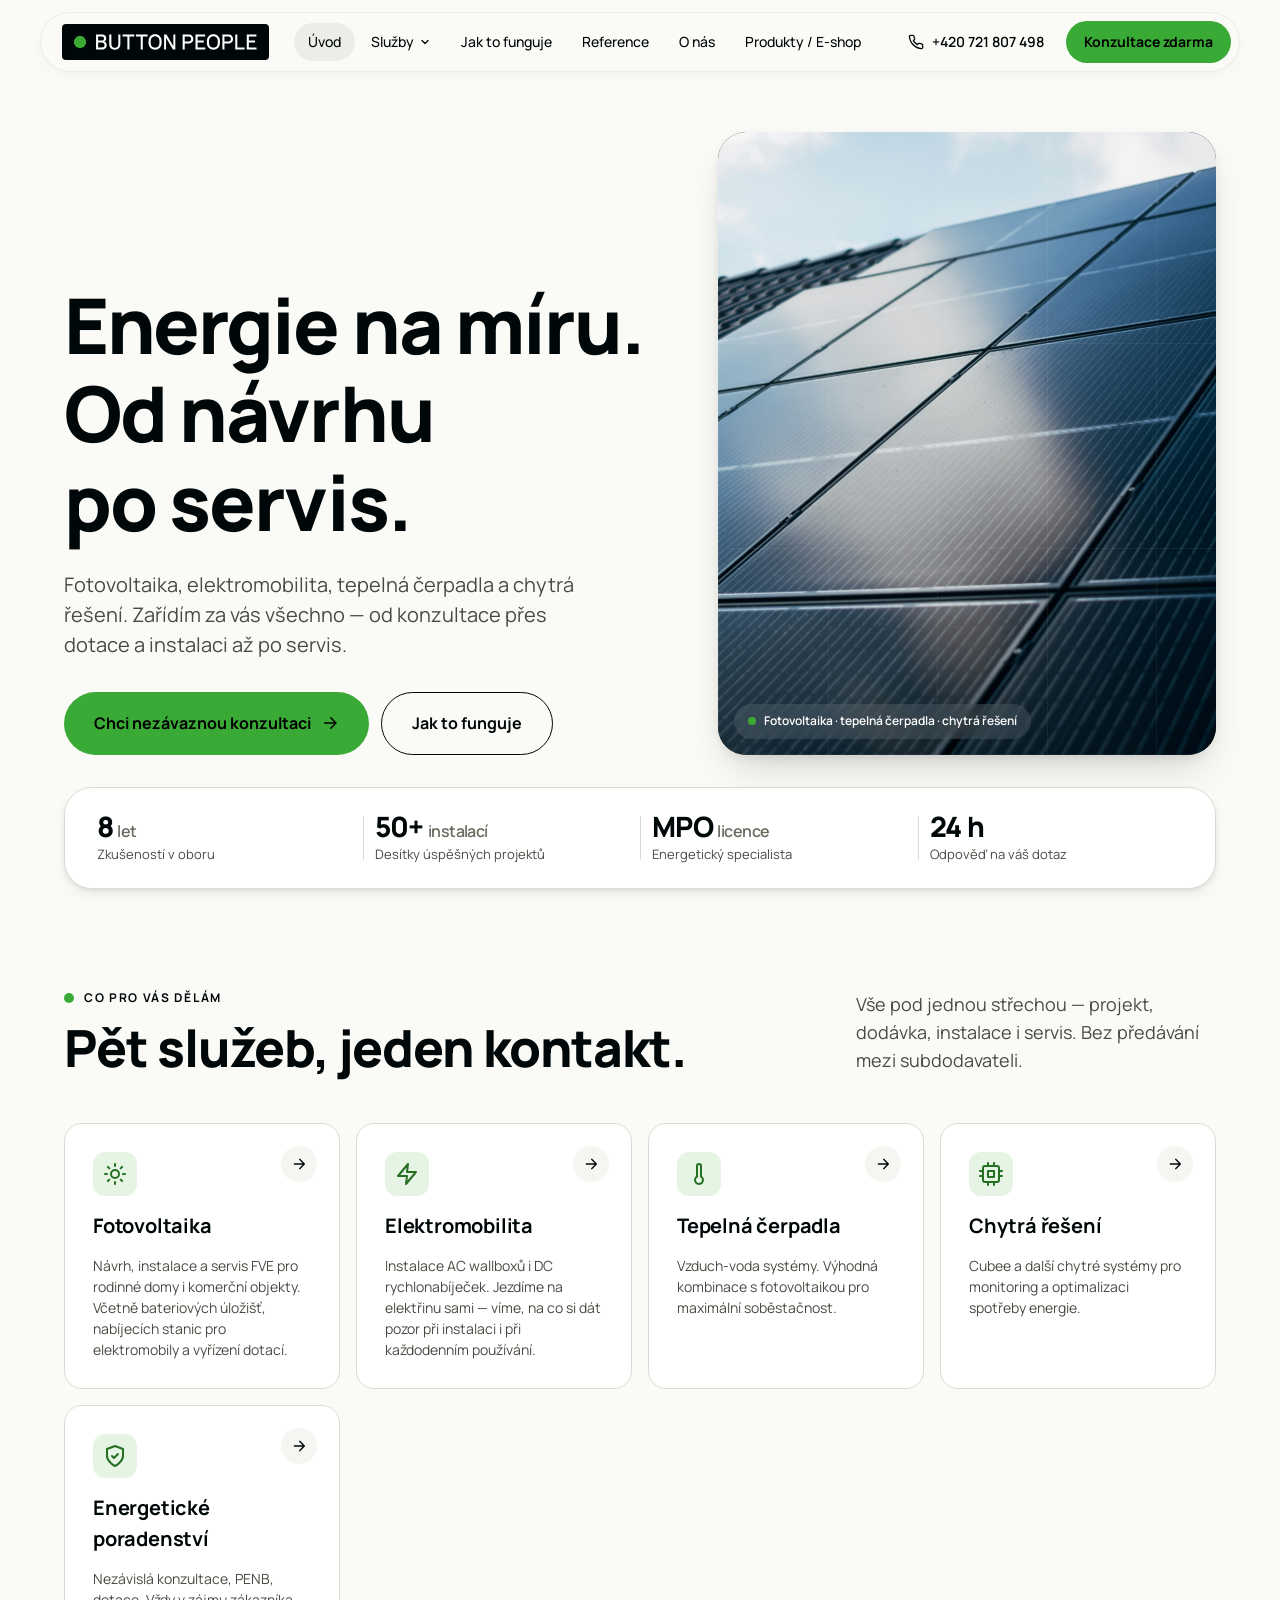
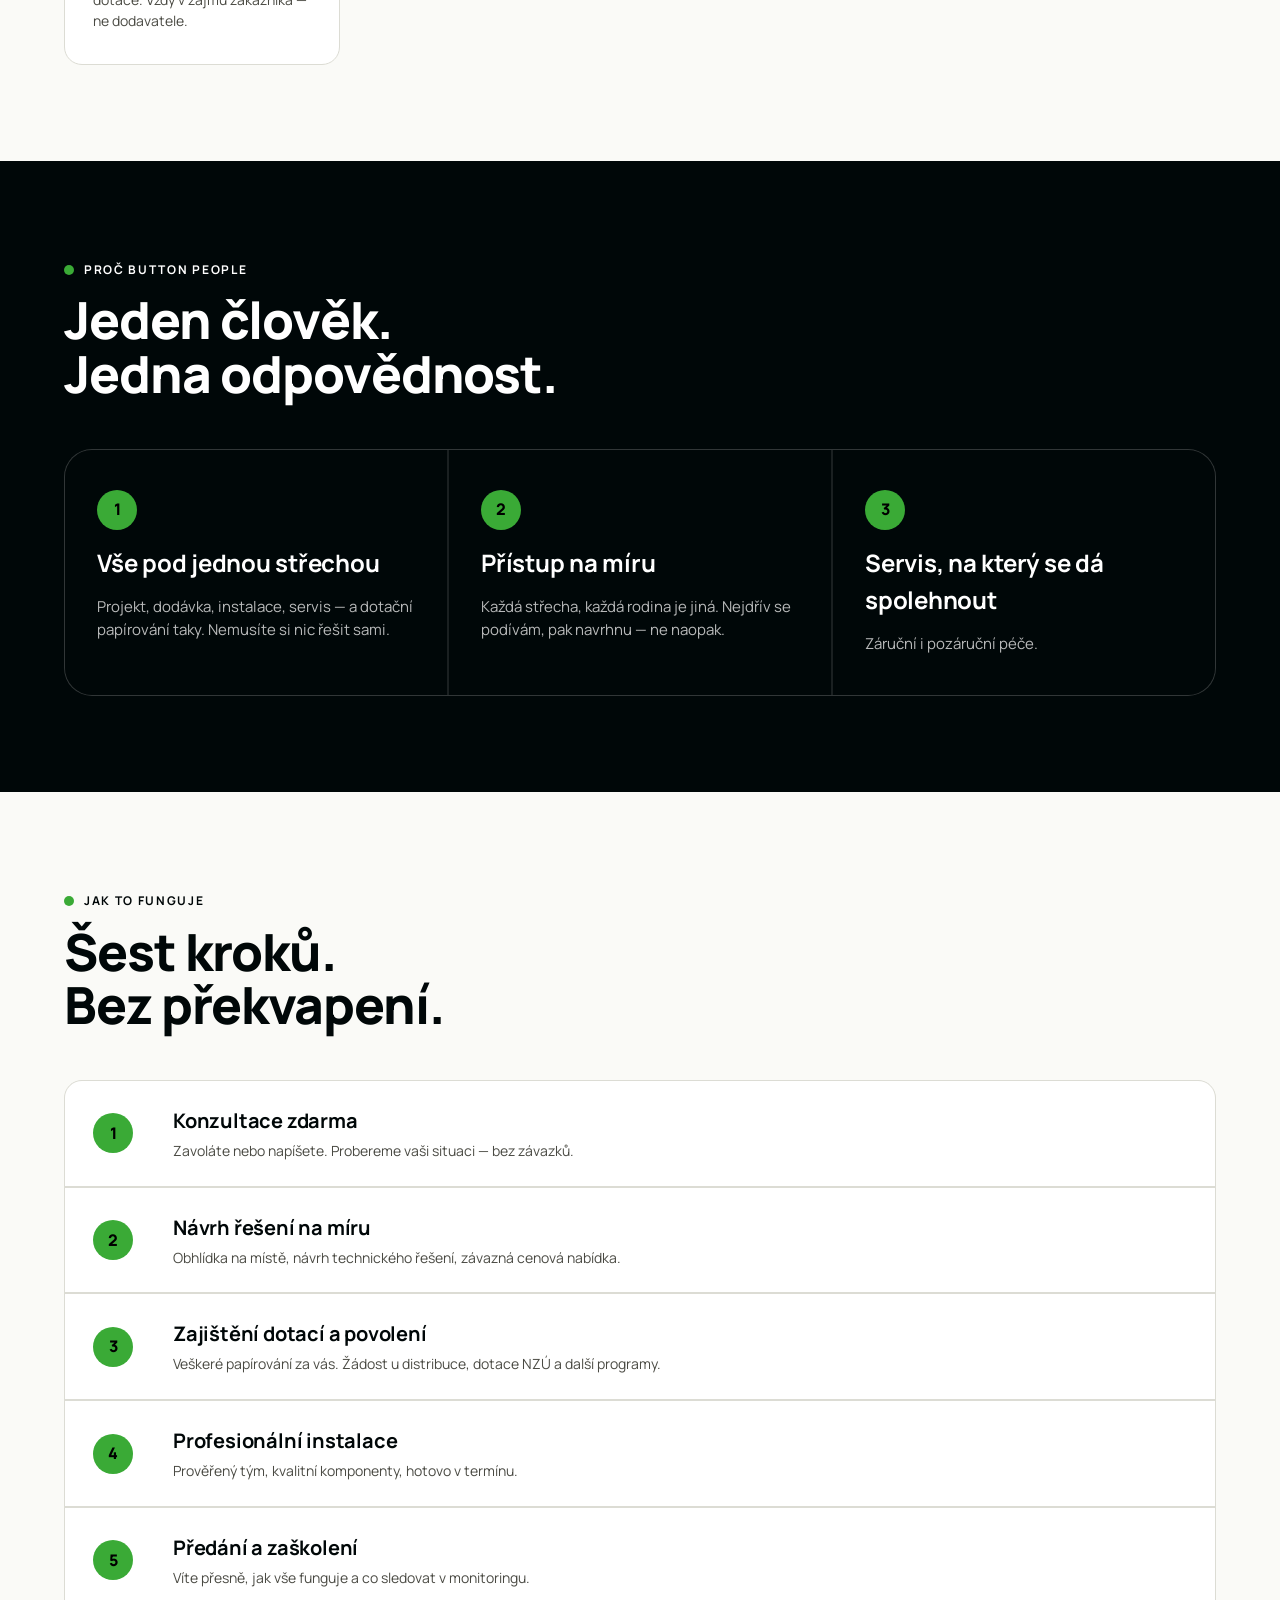
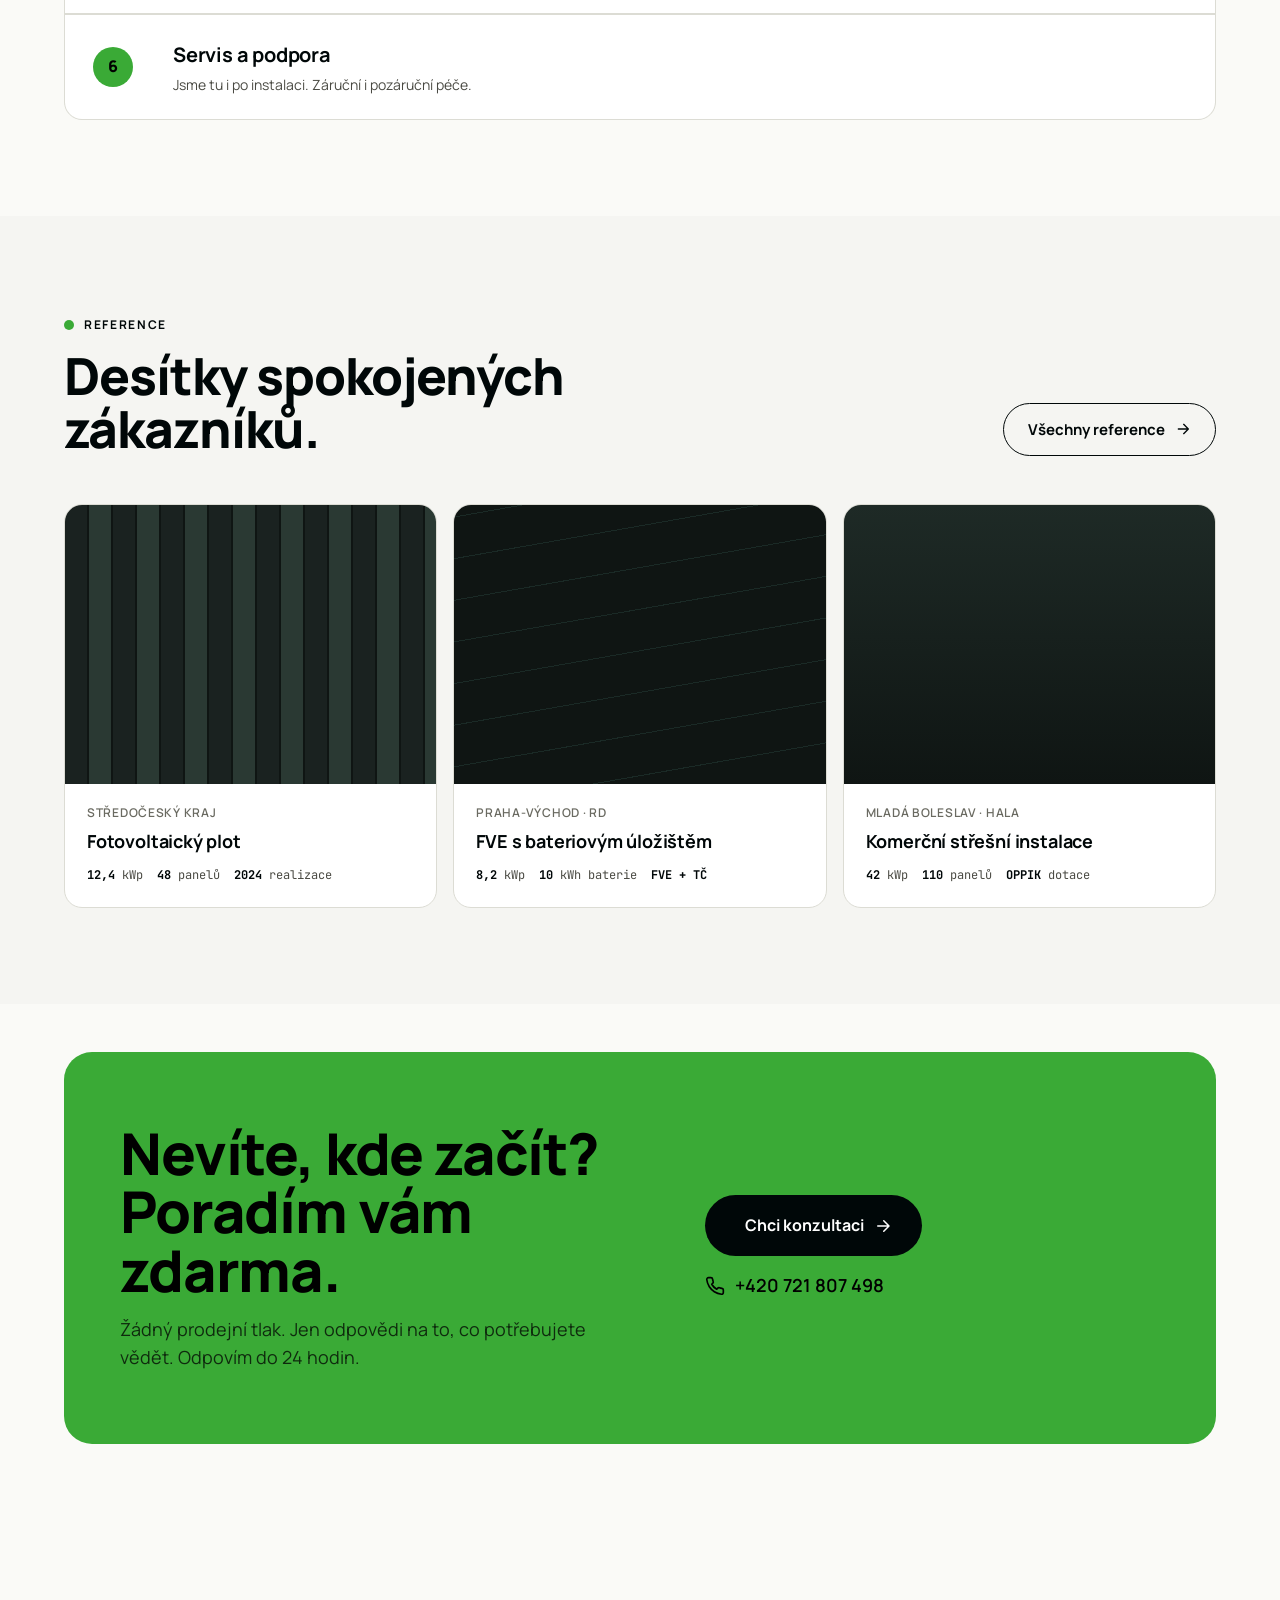
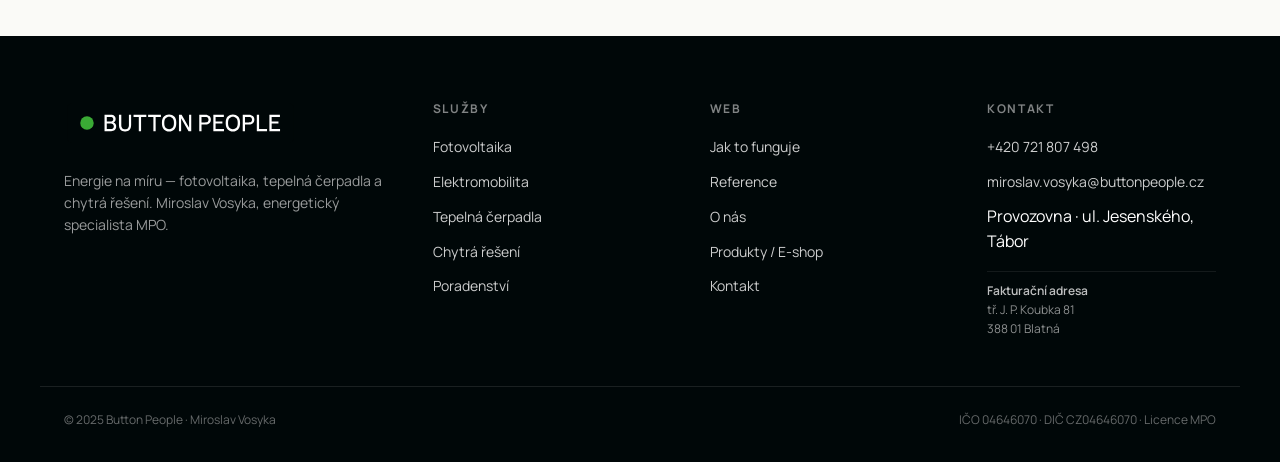
<file: index.html>
<!DOCTYPE html>
<html lang="cs">
<head>
<meta charset="utf-8">
<title>Button People — Energie na míru | Fotovoltaika, tepelná čerpadla, chytrá řešení</title>
<meta name="description" content="Fotovoltaika, tepelná čerpadla a chytrá energetická řešení. Miroslav Vosyka — energetický specialista MPO. Od konzultace přes dotace po servis.">
<meta name="viewport" content="width=device-width,initial-scale=1">
<link rel="stylesheet" href="style.css?v1">
</head>
<body>

<!-- NAV -->
<div class="nav-wrap">
  <nav class="nav">
    <a href="index.html" class="nav-logo"><img src="buttonpeople.svg" alt="Button People"></a>
    <div class="nav-links">
      <a href="index.html" class="active">Úvod</a>
      <div class="nav-dropdown">
          <a href="sluzby.html" class="nav-dropdown-trigger">Služby <svg class="chevron" width="12" height="12" viewBox="0 0 24 24" fill="none" stroke="currentColor" stroke-width="2.5" stroke-linecap="round" stroke-linejoin="round"><path d="M6 9l6 6 6-6"/></svg></a>
          <div class="nav-dropdown-menu">
            <a href="fotovoltaika.html"><span class="dd-icon"><svg viewBox="0 0 24 24"><circle cx="12" cy="12" r="4"/><path d="M12 2v2M12 20v2M4.93 4.93l1.41 1.41M17.66 17.66l1.41 1.41M2 12h2M20 12h2M6.34 17.66l-1.41 1.41M19.07 4.93l-1.41 1.41"/></svg></span>Fotovoltaika</a>
            <a href="elektromobilita.html"><span class="dd-icon"><svg viewBox="0 0 24 24"><path d="M13 2L3 14h9l-1 8 10-12h-9l1-8z"/></svg></span>Elektromobilita</a>
            <a href="tepelna-cerpadla.html"><span class="dd-icon"><svg viewBox="0 0 24 24"><path d="M14 4v10.54a4 4 0 1 1-4 0V4a2 2 0 0 1 4 0Z"/></svg></span>Tepelná čerpadla</a>
            <a href="energeticka-reseni.html"><span class="dd-icon"><svg viewBox="0 0 24 24"><rect x="4" y="4" width="16" height="16" rx="2"/><path d="M9 9h6v6H9zM9 1v3M15 1v3M9 20v3M15 20v3M20 9h3M20 14h3M1 9h3M1 14h3"/></svg></span>Chytrá řešení</a>
            <a href="poradenstvi.html"><span class="dd-icon"><svg viewBox="0 0 24 24"><path d="M12 22s8-4 8-10V5l-8-3-8 3v7c0 6 8 10 8 10z"/><path d="m9 12 2 2 4-4"/></svg></span>Energetické poradenství</a>
          </div>
        </div>
      <a href="jak-to-funguje.html">Jak to funguje</a>
      <a href="reference.html">Reference</a>
      <a href="o-nas.html">O nás</a>
      <a href="eshop.html">Produkty / E-shop</a>
    </div>
    <span class="nav-phone">
      <svg width="16" height="16" viewBox="0 0 24 24" fill="none" stroke="currentColor" stroke-width="2" stroke-linecap="round" stroke-linejoin="round"><path d="M22 16.92v3a2 2 0 0 1-2.18 2 19.79 19.79 0 0 1-8.63-3.07 19.5 19.5 0 0 1-6-6 19.79 19.79 0 0 1-3.07-8.67A2 2 0 0 1 4.11 2h3a2 2 0 0 1 2 1.72 12.84 12.84 0 0 0 .7 2.81 2 2 0 0 1-.45 2.11L8.09 9.91a16 16 0 0 0 6 6l1.27-1.27a2 2 0 0 1 2.11-.45 12.84 12.84 0 0 0 2.81.7A2 2 0 0 1 22 16.92z"/></svg>
      +420 721 807 498
    </span>
    <a href="kontakt.html" class="nav-cta">Konzultace zdarma</a>
  </nav>
</div>

<!-- HERO -->
<section class="container">
  <div class="hero">
    <div>
      <h1 class="hero-title">Energie na&nbsp;míru.<br>Od&nbsp;návrhu po&nbsp;servis.</h1>
      <p class="hero-sub">Fotovoltaika, elektromobilita, tepelná čerpadla a chytrá řešení. Zařídím za vás všechno — od konzultace přes dotace a instalaci až po servis.</p>
      <div class="hero-ctas">
        <a href="kontakt.html" class="btn btn-primary btn-lg">Chci nezávaznou konzultaci
          <svg width="18" height="18" viewBox="0 0 24 24" fill="none" stroke="currentColor" stroke-width="2" stroke-linecap="round" stroke-linejoin="round"><path d="M5 12h14M13 5l7 7-7 7"/></svg>
        </a>
        <a href="jak-to-funguje.html" class="btn btn-ghost btn-lg">Jak to funguje</a>
      </div>
    </div>
    <div class="hero-frame">
      <img src="foto/benjamin-jopen-2SfssudtyIA-unsplash.jpg" alt="Fotovoltaické panely na střeše" style="position:absolute;inset:0;width:100%;height:100%;object-fit:cover;object-position:center">
      <span class="hero-frame-tag"><span class="dot"></span>Fotovoltaika · tepelná čerpadla · chytrá řešení</span>
    </div>
  </div>
</section>

<!-- USP BAR -->
<section class="container">
  <div class="usp-bar">
    <div class="usp-item">
      <div class="usp-num">8<span class="unit">let</span></div>
      <div class="usp-lbl">Zkušeností v oboru</div>
    </div>
    <div class="usp-item">
      <div class="usp-num">50+<span class="unit">instalací</span></div>
      <div class="usp-lbl">Desítky úspěšných projektů</div>
    </div>
    <div class="usp-item">
      <div class="usp-num">MPO<span class="unit">licence</span></div>
      <div class="usp-lbl">Energetický specialista</div>
    </div>
    <div class="usp-item">
      <div class="usp-num">24 h</div>
      <div class="usp-lbl">Odpověď na váš dotaz</div>
    </div>
  </div>
</section>

<!-- SERVICES -->
<section class="section">
  <div class="container">
    <div class="section-head">
      <div class="section-head-left">
        <div class="eyebrow">Co pro vás dělám</div>
        <h2 class="h2">Pět služeb, jeden kontakt.</h2>
      </div>
      <p class="lead" style="max-width:360px;margin-top:0">Vše pod jednou střechou — projekt, dodávka, instalace i servis. Bez předávání mezi subdodavateli.</p>
    </div>
    <div class="services-grid">
      <a href="fotovoltaika.html" class="service-card">
        <div class="service-icon">
          <svg viewBox="0 0 24 24"><circle cx="12" cy="12" r="4"/><path d="M12 2v2M12 20v2M4.93 4.93l1.41 1.41M17.66 17.66l1.41 1.41M2 12h2M20 12h2M6.34 17.66l-1.41 1.41M19.07 4.93l-1.41 1.41"/></svg>
        </div>
        <div class="service-title">Fotovoltaika</div>
        <div class="service-desc">Návrh, instalace a servis FVE pro rodinné domy i komerční objekty. Včetně bateriových úložišť, nabíjecích stanic pro elektromobily a vyřízení dotací.</div>
        <div class="service-arrow">
          <svg width="16" height="16" viewBox="0 0 24 24" fill="none" stroke="currentColor" stroke-width="2" stroke-linecap="round" stroke-linejoin="round"><path d="M5 12h14M13 5l7 7-7 7"/></svg>
        </div>
      </a>
      <a href="elektromobilita.html" class="service-card">
        <div class="service-icon">
          <svg viewBox="0 0 24 24"><path d="M13 2L3 14h9l-1 8 10-12h-9l1-8z"/></svg>
        </div>
        <div class="service-title">Elektromobilita</div>
        <div class="service-desc">Instalace AC wallboxů i DC rychlonabíječek. Jezdíme na elektřinu sami — víme, na co si dát pozor při instalaci i při každodenním používání.</div>
        <div class="service-arrow">
          <svg width="16" height="16" viewBox="0 0 24 24" fill="none" stroke="currentColor" stroke-width="2" stroke-linecap="round" stroke-linejoin="round"><path d="M5 12h14M13 5l7 7-7 7"/></svg>
        </div>
      </a>
      <a href="tepelna-cerpadla.html" class="service-card">
        <div class="service-icon">
          <svg viewBox="0 0 24 24"><path d="M14 4v10.54a4 4 0 1 1-4 0V4a2 2 0 0 1 4 0Z"/></svg>
        </div>
        <div class="service-title">Tepelná čerpadla</div>
        <div class="service-desc">Vzduch-voda systémy. Výhodná kombinace s fotovoltaikou pro maximální soběstačnost.</div>
        <div class="service-arrow">
          <svg width="16" height="16" viewBox="0 0 24 24" fill="none" stroke="currentColor" stroke-width="2" stroke-linecap="round" stroke-linejoin="round"><path d="M5 12h14M13 5l7 7-7 7"/></svg>
        </div>
      </a>
      <a href="energeticka-reseni.html" class="service-card">
        <div class="service-icon">
          <svg viewBox="0 0 24 24"><rect x="4" y="4" width="16" height="16" rx="2"/><path d="M9 9h6v6H9zM9 1v3M15 1v3M9 20v3M15 20v3M20 9h3M20 14h3M1 9h3M1 14h3"/></svg>
        </div>
        <div class="service-title">Chytrá řešení</div>
        <div class="service-desc">Cubee a další chytré systémy pro monitoring a optimalizaci spotřeby energie.</div>
        <div class="service-arrow">
          <svg width="16" height="16" viewBox="0 0 24 24" fill="none" stroke="currentColor" stroke-width="2" stroke-linecap="round" stroke-linejoin="round"><path d="M5 12h14M13 5l7 7-7 7"/></svg>
        </div>
      </a>
      <a href="poradenstvi.html" class="service-card">
        <div class="service-icon">
          <svg viewBox="0 0 24 24"><path d="M12 22s8-4 8-10V5l-8-3-8 3v7c0 6 8 10 8 10z"/><path d="m9 12 2 2 4-4"/></svg>
        </div>
        <div class="service-title">Energetické poradenství</div>
        <div class="service-desc">Nezávislá konzultace, PENB, dotace. Vždy v zájmu zákazníka — ne dodavatele.</div>
        <div class="service-arrow">
          <svg width="16" height="16" viewBox="0 0 24 24" fill="none" stroke="currentColor" stroke-width="2" stroke-linecap="round" stroke-linejoin="round"><path d="M5 12h14M13 5l7 7-7 7"/></svg>
        </div>
      </a>
    </div>
  </div>
</section>

<!-- WHY US -->
<section class="section section-dark">
  <div class="container">
    <div class="section-head">
      <div class="section-head-left">
        <div class="eyebrow" style="color:#fff">Proč Button People</div>
        <h2 class="h2">Jeden člověk. Jedna odpovědnost.</h2>
      </div>
    </div>
    <div class="whyus-grid">
      <div class="whyus-item">
        <div class="whyus-num">1</div>
        <div class="whyus-title">Vše pod jednou střechou</div>
        <div class="whyus-body">Projekt, dodávka, instalace, servis — a dotační papírování taky. Nemusíte si nic řešit sami.</div>
      </div>
      <div class="whyus-item">
        <div class="whyus-num">2</div>
        <div class="whyus-title">Přístup na míru</div>
        <div class="whyus-body">Každá střecha, každá rodina je jiná. Nejdřív se podívám, pak navrhnu — ne naopak.</div>
      </div>
      <div class="whyus-item">
        <div class="whyus-num">3</div>
        <div class="whyus-title">Servis, na který se dá spolehnout</div>
        <div class="whyus-body">Záruční i pozáruční péče.</div>
      </div>
    </div>
  </div>
</section>

<!-- PROCESS -->
<section class="section">
  <div class="container">
    <div class="section-head">
      <div class="section-head-left">
        <div class="eyebrow">Jak to funguje</div>
        <h2 class="h2">Šest kroků. Bez překvapení.</h2>
      </div>
    </div>
    <div class="process-list">
      <div class="process-step">
        <div class="process-num">1</div>
        <div class="process-content">
          <div class="t">Konzultace zdarma</div>
          <div class="d">Zavoláte nebo napíšete. Probereme vaši situaci — bez závazků.</div>
        </div>
      </div>
      <div class="process-step">
        <div class="process-num">2</div>
        <div class="process-content">
          <div class="t">Návrh řešení na míru</div>
          <div class="d">Obhlídka na místě, návrh technického řešení, závazná cenová nabídka.</div>
        </div>
      </div>
      <div class="process-step">
        <div class="process-num">3</div>
        <div class="process-content">
          <div class="t">Zajištění dotací a povolení</div>
          <div class="d">Veškeré papírování za vás. Žádost u distribuce, dotace NZÚ a další programy.</div>
        </div>
      </div>
      <div class="process-step">
        <div class="process-num">4</div>
        <div class="process-content">
          <div class="t">Profesionální instalace</div>
          <div class="d">Prověřený tým, kvalitní komponenty, hotovo v termínu.</div>
        </div>
      </div>
      <div class="process-step">
        <div class="process-num">5</div>
        <div class="process-content">
          <div class="t">Předání a zaškolení</div>
          <div class="d">Víte přesně, jak vše funguje a co sledovat v monitoringu.</div>
        </div>
      </div>
      <div class="process-step">
        <div class="process-num">6</div>
        <div class="process-content">
          <div class="t">Servis a podpora</div>
          <div class="d">Jsme tu i po instalaci. Záruční i pozáruční péče.</div>
        </div>
      </div>
    </div>
  </div>
</section>

<!-- REFERENCES -->
<section class="section" style="background:var(--bg-surface-alt)">
  <div class="container">
    <div class="section-head">
      <div class="section-head-left">
        <div class="eyebrow">Reference</div>
        <h2 class="h2">Desítky spokojených zákazníků.</h2>
      </div>
      <a href="reference.html" class="btn btn-ghost">Všechny reference
        <svg width="16" height="16" viewBox="0 0 24 24" fill="none" stroke="currentColor" stroke-width="2" stroke-linecap="round" stroke-linejoin="round"><path d="M5 12h14M13 5l7 7-7 7"/></svg>
      </a>
    </div>
    <div class="ref-grid">
      <div class="ref-card">
        <div class="ref-image fence"></div>
        <div class="ref-body">
          <div class="ref-loc">Středočeský kraj</div>
          <div class="ref-title">Fotovoltaický plot</div>
          <div class="ref-specs">
            <span class="ref-spec"><strong>12,4</strong> kWp</span>
            <span class="ref-spec"><strong>48</strong> panelů</span>
            <span class="ref-spec"><strong>2024</strong> realizace</span>
          </div>
        </div>
      </div>
      <div class="ref-card">
        <div class="ref-image roof"></div>
        <div class="ref-body">
          <div class="ref-loc">Praha-východ · RD</div>
          <div class="ref-title">FVE s bateriovým úložištěm</div>
          <div class="ref-specs">
            <span class="ref-spec"><strong>8,2</strong> kWp</span>
            <span class="ref-spec"><strong>10</strong> kWh baterie</span>
            <span class="ref-spec"><strong>FVE + TČ</strong></span>
          </div>
        </div>
      </div>
      <div class="ref-card">
        <div class="ref-image commercial"></div>
        <div class="ref-body">
          <div class="ref-loc">Mladá Boleslav · hala</div>
          <div class="ref-title">Komerční střešní instalace</div>
          <div class="ref-specs">
            <span class="ref-spec"><strong>42</strong> kWp</span>
            <span class="ref-spec"><strong>110</strong> panelů</span>
            <span class="ref-spec"><strong>OPPIK</strong> dotace</span>
          </div>
        </div>
      </div>
    </div>
  </div>
</section>

<!-- CTA CLOSE -->
<div style="padding:48px 0 96px">
  <div class="container">
    <div class="cta-close">
      <div>
        <h2>Nevíte, kde začít?<br>Poradím vám zdarma.</h2>
        <p>Žádný prodejní tlak. Jen odpovědi na to, co potřebujete vědět. Odpovím do 24 hodin.</p>
      </div>
      <div class="cta-actions">
        <a href="kontakt.html" class="btn btn-dark btn-lg">Chci konzultaci
          <svg width="18" height="18" viewBox="0 0 24 24" fill="none" stroke="currentColor" stroke-width="2" stroke-linecap="round" stroke-linejoin="round"><path d="M5 12h14M13 5l7 7-7 7"/></svg>
        </a>
        <span class="phone">
          <svg width="20" height="20" viewBox="0 0 24 24" fill="none" stroke="currentColor" stroke-width="2" stroke-linecap="round" stroke-linejoin="round"><path d="M22 16.92v3a2 2 0 0 1-2.18 2 19.79 19.79 0 0 1-8.63-3.07 19.5 19.5 0 0 1-6-6 19.79 19.79 0 0 1-3.07-8.67A2 2 0 0 1 4.11 2h3a2 2 0 0 1 2 1.72 12.84 12.84 0 0 0 .7 2.81 2 2 0 0 1-.45 2.11L8.09 9.91a16 16 0 0 0 6 6l1.27-1.27a2 2 0 0 1 2.11-.45 12.84 12.84 0 0 0 2.81.7A2 2 0 0 1 22 16.92z"/></svg>
          +420 721 807 498
        </span>
      </div>
    </div>
  </div>
</div>

<!-- FOOTER -->
<footer class="footer">
  <div class="container footer-inner">
    <div>
      <a href="index.html" class="nav-logo"><img src="buttonpeople.svg" alt="Button People"></a>
      <p class="footer-about">Energie na míru — fotovoltaika, tepelná čerpadla a chytrá řešení. Miroslav Vosyka, energetický specialista MPO.</p>
    </div>
    <div class="footer-col">
      <h5>Služby</h5>
      <ul>
        <li><a href="fotovoltaika.html">Fotovoltaika</a></li>
        <li><a href="elektromobilita.html">Elektromobilita</a></li>
        <li><a href="tepelna-cerpadla.html">Tepelná čerpadla</a></li>
        <li><a href="energeticka-reseni.html">Chytrá řešení</a></li>
        <li><a href="poradenstvi.html">Poradenství</a></li>
      </ul>
    </div>
    <div class="footer-col">
      <h5>Web</h5>
      <ul>
        <li><a href="jak-to-funguje.html">Jak to funguje</a></li>
        <li><a href="reference.html">Reference</a></li>
        <li><a href="o-nas.html">O nás</a></li>
        <li><a href="eshop.html">Produkty / E-shop</a></li>
        <li><a href="kontakt.html">Kontakt</a></li>
      </ul>
    </div>
    <div class="footer-col">
      <h5>Kontakt</h5>
      <ul>
        <li><a href="tel:+420721807498">+420 721 807 498</a></li>
        <li><a href="mailto:miroslav.vosyka@buttonpeople.cz">miroslav.vosyka@buttonpeople.cz</a></li>
        <li>Provozovna · ul. Jesenského, Tábor</li>
        <li style="margin-top:8px;padding-top:10px;border-top:1px solid rgba(255,255,255,0.08);font-size:12px;color:rgba(255,255,255,0.55);line-height:1.55">
          <strong style="color:rgba(255,255,255,0.75);font-weight:600">Fakturační adresa</strong><br>
          tř. J. P. Koubka 81<br>388 01 Blatná
        </li>
      </ul>
    </div>
  </div>
  <div class="container footer-bottom">
    <span>© 2025 Button People · Miroslav Vosyka</span>
    <span>IČO 04646070 · DIČ CZ04646070 · Licence MPO</span>
  </div>
</footer>

<a href="kontakt.html" class="sticky-cta">Konzultace zdarma</a>

</body>
</html>
</file>
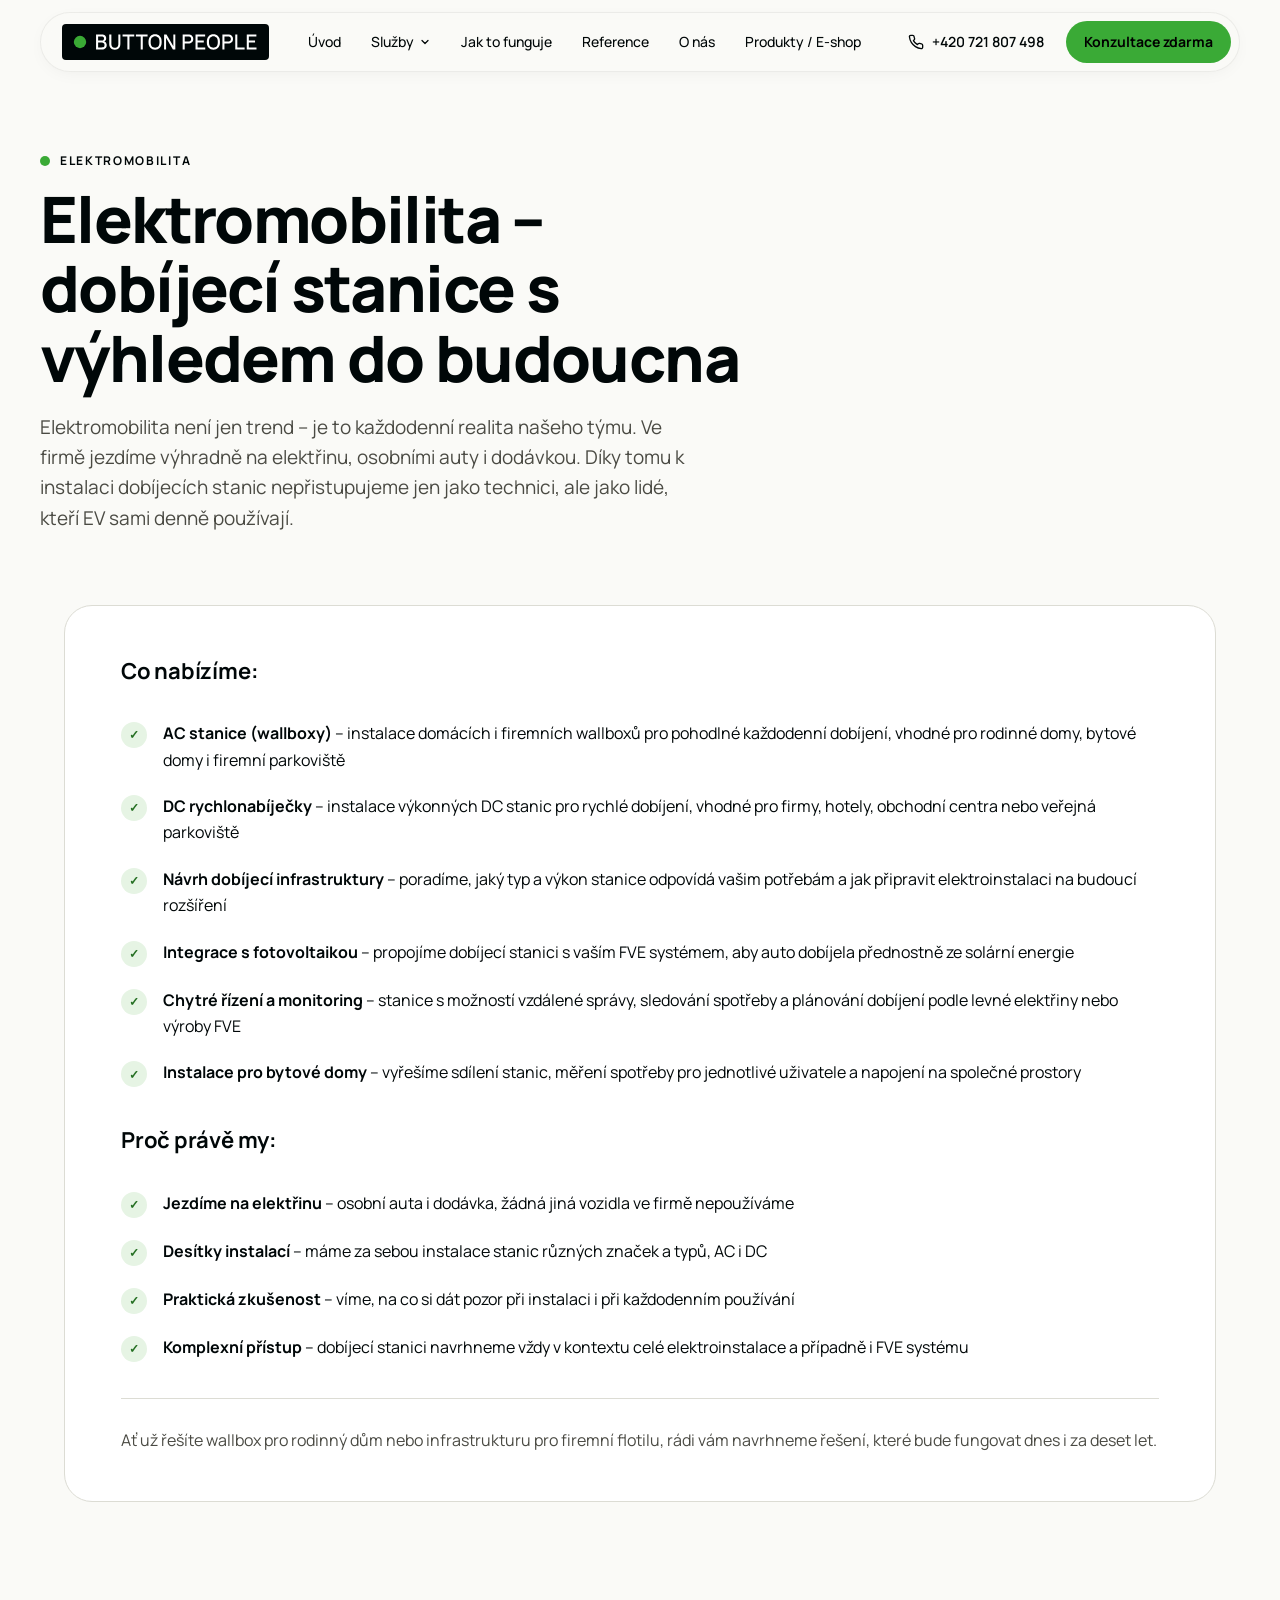
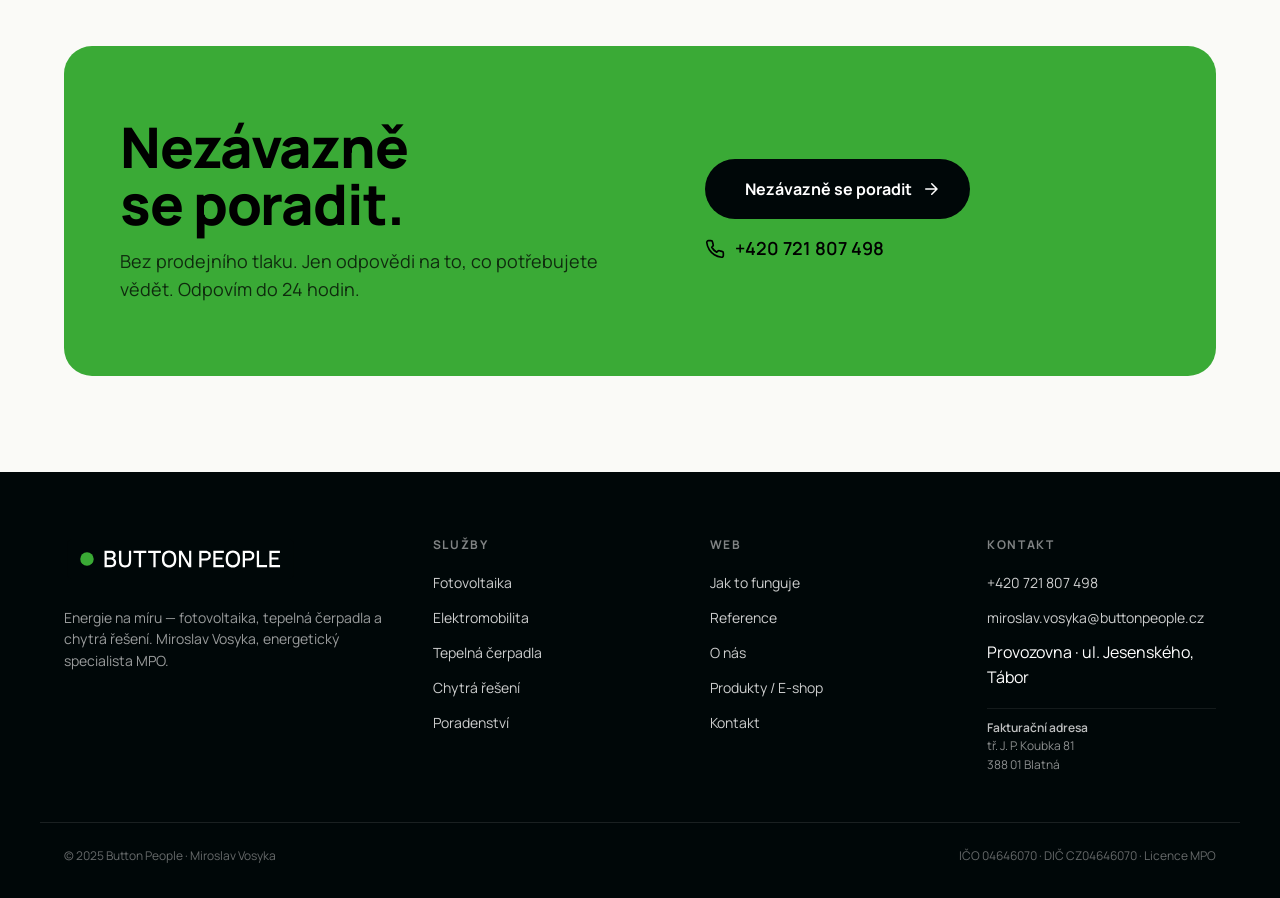
<file: elektromobilita.html>
<!DOCTYPE html>
<html lang="cs">
<head>
<meta charset="utf-8">
<title>Elektromobilita – dobíjecí stanice s výhledem do budoucna | Button People</title>
<meta name="description" content="Instalace AC wallboxů i DC rychlonabíječek. Jezdíme na elektřinu sami, takže víme, na co si dát pozor. Button People, Tábor.">
<meta name="viewport" content="width=device-width,initial-scale=1">
<link rel="stylesheet" href="style.css?v1">
<style>
@import url('https://fonts.googleapis.com/css2?family=Manrope:wght@400;500;600;700;800&family=JetBrains+Mono:wght@400;500&display=swap');

:root {
  --bp-green:       #3AAA36;
  --bp-green-600:   #2E8D2B;
  --bp-green-700:   #246F22;
  --bp-green-100:   #E6F4E4;
  --bp-black:       #000708;
  --bp-paper:       #FAFAF7;
  --bp-stone-50:    #F5F5F2;
  --bp-stone-100:   #EDEDE8;
  --bp-stone-200:   #DCDCD4;
  --bp-stone-500:   #6A6A61;
  --bp-stone-600:   #4A4A43;
  --fg-1:           var(--bp-black);
  --fg-2:           var(--bp-stone-600);
  --fg-3:           var(--bp-stone-500);
  --border-1:       var(--bp-stone-200);
  --bg-page:        var(--bp-paper);
  --font-sans:      'Manrope', 'Helvetica Neue', Arial, sans-serif;
  --radius-lg:      18px;
  --radius-xl:      28px;
  --shadow-lg:      0 20px 40px -12px rgba(0,7,8,0.18), 0 4px 8px rgba(0,7,8,0.06);
  --dur-fast:       120ms;
  --ease-out:       cubic-bezier(.22,.61,.36,1);
  --container:      1200px;
}

html { -webkit-text-size-adjust: 100%; }
body {
  font-family: var(--font-sans);
  font-size: 16px;
  line-height: 1.55;
  color: var(--fg-1);
  background: var(--bg-page);
  -webkit-font-smoothing: antialiased;
  text-rendering: optimizeLegibility;
  margin: 0;
}
* { box-sizing: border-box; }
a { color: inherit; text-decoration: none; }
p { margin: 0; text-wrap: pretty; }

.container { max-width: var(--container); margin: 0 auto; padding: 0 24px; }

/* NAV */
.nav-wrap { position: sticky; top: 0; z-index: 50; padding: 12px 24px; }
.nav {
  max-width: var(--container); margin: 0 auto;
  display: flex; align-items: center; gap: 8px;
  background: rgba(250,250,247,0.80);
  backdrop-filter: blur(16px); -webkit-backdrop-filter: blur(16px);
  border-radius: 999px; padding: 8px 8px 8px 18px;
  border: 1px solid rgba(0,7,8,0.06);
  box-shadow: 0 4px 20px -8px rgba(0,7,8,0.08);
}
.nav-logo {
  display: inline-flex; align-items: center;
  padding: 0;
}
.nav-logo img { height: 42px; width: auto; display: block; }
.nav-logo .dot { width: 12px; height: 12px; border-radius: 50%; background: var(--bp-green); display: inline-block; flex: none; }
.nav-links { display: flex; gap: 2px; margin-left: 14px; flex: 1; }
.nav-links a {
  padding: 8px 14px; border-radius: 999px;
  font-size: 14px; font-weight: 500; color: var(--fg-1);
  transition: background var(--dur-fast) var(--ease-out);
}
.nav-links a:hover { background: rgba(0,7,8,0.05); }
.nav-phone {
  display: inline-flex; align-items: center; gap: 8px;
  padding: 8px 14px; font-size: 14px; font-weight: 600; color: var(--fg-1);
}
.nav-cta {
  display: inline-flex; align-items: center; gap: 8px;
  padding: 10px 18px; border-radius: 999px;
  background: var(--bp-green); color: #000;
  font-weight: 700; font-size: 14px;
  transition: background var(--dur-fast);
}
.nav-cta:hover { background: var(--bp-green-600); color: #fff; }

/* BUTTONS */
.btn {
  display: inline-flex; align-items: center; gap: 10px;
  padding: 14px 24px; border-radius: 999px;
  font-weight: 700; font-size: 15px; border: none; cursor: pointer;
  font-family: inherit; transition: all var(--dur-fast) var(--ease-out);
  text-decoration: none;
}
.btn-dark { background: var(--bp-black); color: #fff; }
.btn-dark:hover { opacity: 0.88; }
.btn-lg { padding: 18px 30px; font-size: 16px; }

/* EYEBROW */
.eyebrow {
  display: inline-flex; align-items: center; gap: 10px;
  font-size: 12px; letter-spacing: .14em; text-transform: uppercase;
  font-weight: 700; margin-bottom: 14px;
}
.eyebrow::before { content: ''; width: 10px; height: 10px; border-radius: 50%; background: var(--bp-green); }

/* PAGE HEADER */
.page-header { padding: 64px 0 72px; }
.page-title {
  font-weight: 800;
  font-size: clamp(36px, 5vw, 64px);
  line-height: 1.08; letter-spacing: -0.025em;
  max-width: 820px; margin: 0 0 20px;
}
.page-lead { font-size: 19px; color: var(--fg-2); line-height: 1.6; max-width: 660px; }

/* CONTENT */
.service-content { padding-bottom: 96px; }
.content-card {
  background: #fff; border: 1px solid var(--border-1);
  border-radius: var(--radius-xl); padding: 48px 56px;
}
.content-card h3 {
  font-family: var(--font-sans); font-size: 22px; font-weight: 700;
  margin: 0 0 32px; letter-spacing: -0.01em;
}
.service-bullets { list-style: none; padding: 0; margin: 0 0 36px; display: grid; gap: 20px; }
.service-bullets li { display: flex; gap: 16px; align-items: flex-start; font-size: 16px; line-height: 1.65; }
.bullet-icon {
  width: 26px; height: 26px; border-radius: 50%;
  background: var(--bp-green-100); color: var(--bp-green-700);
  display: flex; align-items: center; justify-content: center;
  flex-shrink: 0; margin-top: 2px; font-size: 12px; font-weight: 800;
}
.service-closing {
  font-size: 16px; color: var(--fg-2); line-height: 1.65;
  padding-top: 28px; border-top: 1px solid var(--border-1);
}

/* CTA */
.cta-wrap { padding: 48px 0 96px; }
.cta-close {
  background: var(--bp-green); border-radius: var(--radius-xl);
  padding: 72px 56px; display: grid;
  grid-template-columns: 1.2fr 1fr; gap: 40px; align-items: center;
}
.cta-close h2 {
  font-family: var(--font-sans);
  font-size: clamp(36px, 4.5vw, 56px); font-weight: 800;
  line-height: 1.02; letter-spacing: -0.02em; margin: 0 0 16px; color: #000;
}
.cta-close p { color: rgba(0,0,0,0.75); font-size: 18px; max-width: 480px; margin: 0; }
.cta-actions { display: flex; flex-direction: column; gap: 16px; align-items: flex-start; }
.cta-phone { display: inline-flex; align-items: center; gap: 10px; font-size: 18px; font-weight: 600; color: #000; }

/* FOOTER */
.footer { background: var(--bp-black); color: #fff; padding: 64px 0 32px; margin-top: 0; }
.footer-inner {
  display: grid; grid-template-columns: 1.4fr 1fr 1fr 1fr;
  gap: 48px; padding-bottom: 48px;
  border-bottom: 1px solid rgba(255,255,255,0.10);
}
.footer h5 {
  font-size: 12px; letter-spacing: .14em; text-transform: uppercase;
  color: rgba(255,255,255,0.50); margin: 0 0 16px; font-weight: 700;
}
.footer-col ul { list-style: none; padding: 0; margin: 0; display: grid; gap: 10px; }
.footer-col a { color: rgba(255,255,255,0.80); font-size: 14px; transition: color var(--dur-fast); }
.footer-col a:hover { color: var(--bp-green); }
.footer-about { font-size: 14px; color: rgba(255,255,255,0.60); line-height: 1.55; margin-top: 18px; max-width: 320px; }
.footer-bottom {
  display: flex; justify-content: space-between; align-items: center;
  padding-top: 24px; font-size: 12px; color: rgba(255,255,255,0.40);
}
.footer-logo {
  display: inline-flex; align-items: center;
  padding: 0;
}
.footer-logo img { height: 46px; width: auto; display: block; }
.footer-logo .dot { width: 12px; height: 12px; border-radius: 50%; background: var(--bp-green); display: inline-block; }

/* STICKY CTA */
.sticky-cta {
  display: none; position: fixed; bottom: 16px; right: 16px; z-index: 60;
  background: var(--bp-green); color: #000; padding: 14px 22px; border-radius: 999px;
  font-weight: 700; font-size: 14px; font-family: var(--font-sans);
  box-shadow: var(--shadow-lg);
}

/* RESPONSIVE */
@media (max-width: 900px) {
  .cta-close { grid-template-columns: 1fr; padding: 40px 28px; }
  .footer-inner { grid-template-columns: 1fr 1fr; }
  .content-card { padding: 32px 24px; }
  .nav-links { display: none; }
  .nav-phone { display: none; }
  .nav-logo img { height: 28px; }
  .nav-cta { white-space: nowrap; }
  .sticky-cta { display: inline-flex; }
}
</style>
</head>
<body>

<!-- NAV -->
<div class="nav-wrap">
  <nav class="nav">
    <a href="index.html" class="nav-logo"><img src="buttonpeople.svg" alt="Button People"></a>
    <div class="nav-links">
      <a href="index.html">Úvod</a>
      <div class="nav-dropdown">
          <a href="sluzby.html" class="nav-dropdown-trigger">Služby <svg class="chevron" width="12" height="12" viewBox="0 0 24 24" fill="none" stroke="currentColor" stroke-width="2.5" stroke-linecap="round" stroke-linejoin="round"><path d="M6 9l6 6 6-6"/></svg></a>
          <div class="nav-dropdown-menu">
            <a href="fotovoltaika.html"><span class="dd-icon"><svg viewBox="0 0 24 24"><circle cx="12" cy="12" r="4"/><path d="M12 2v2M12 20v2M4.93 4.93l1.41 1.41M17.66 17.66l1.41 1.41M2 12h2M20 12h2M6.34 17.66l-1.41 1.41M19.07 4.93l-1.41 1.41"/></svg></span>Fotovoltaika</a>
            <a href="elektromobilita.html"><span class="dd-icon"><svg viewBox="0 0 24 24"><path d="M13 2L3 14h9l-1 8 10-12h-9l1-8z"/></svg></span>Elektromobilita</a>
            <a href="tepelna-cerpadla.html"><span class="dd-icon"><svg viewBox="0 0 24 24"><path d="M14 4v10.54a4 4 0 1 1-4 0V4a2 2 0 0 1 4 0Z"/></svg></span>Tepelná čerpadla</a>
            <a href="energeticka-reseni.html"><span class="dd-icon"><svg viewBox="0 0 24 24"><rect x="4" y="4" width="16" height="16" rx="2"/><path d="M9 9h6v6H9zM9 1v3M15 1v3M9 20v3M15 20v3M20 9h3M20 14h3M1 9h3M1 14h3"/></svg></span>Chytrá řešení</a>
            <a href="poradenstvi.html"><span class="dd-icon"><svg viewBox="0 0 24 24"><path d="M12 22s8-4 8-10V5l-8-3-8 3v7c0 6 8 10 8 10z"/><path d="m9 12 2 2 4-4"/></svg></span>Energetické poradenství</a>
          </div>
        </div>
      <a href="jak-to-funguje.html">Jak to funguje</a>
      <a href="reference.html">Reference</a>
      <a href="o-nas.html">O nás</a>
      <a href="eshop.html">Produkty / E-shop</a>
    </div>
    <span class="nav-phone">
      <svg width="16" height="16" viewBox="0 0 24 24" fill="none" stroke="currentColor" stroke-width="2" stroke-linecap="round" stroke-linejoin="round"><path d="M22 16.92v3a2 2 0 0 1-2.18 2 19.79 19.79 0 0 1-8.63-3.07 19.5 19.5 0 0 1-6-6 19.79 19.79 0 0 1-3.07-8.67A2 2 0 0 1 4.11 2h3a2 2 0 0 1 2 1.72 12.84 12.84 0 0 0 .7 2.81 2 2 0 0 1-.45 2.11L8.09 9.91a16 16 0 0 0 6 6l1.27-1.27a2 2 0 0 1 2.11-.45 12.84 12.84 0 0 0 2.81.7A2 2 0 0 1 22 16.92z"/></svg>
      +420 721 807 498
    </span>
    <a href="kontakt.html" class="nav-cta">Konzultace zdarma</a>
  </nav>
</div>

<!-- PAGE HEADER -->
<div class="container page-header">
  <div class="eyebrow">Elektromobilita</div>
  <h1 class="page-title">Elektromobilita – dobíjecí stanice s výhledem do budoucna</h1>
  <p class="page-lead">Elektromobilita není jen trend – je to každodenní realita našeho týmu. Ve firmě jezdíme výhradně na elektřinu, osobními auty i dodávkou. Díky tomu k instalaci dobíjecích stanic nepřistupujeme jen jako technici, ale jako lidé, kteří EV sami denně používají.</p>
</div>

<!-- CONTENT -->
<div class="container service-content">
  <div class="content-card">
    <h3>Co nabízíme:</h3>
    <ul class="service-bullets">
      <li>
        <span class="bullet-icon">✓</span>
        <span><strong>AC stanice (wallboxy)</strong> – instalace domácích i firemních wallboxů pro pohodlné každodenní dobíjení, vhodné pro rodinné domy, bytové domy i firemní parkoviště</span>
      </li>
      <li>
        <span class="bullet-icon">✓</span>
        <span><strong>DC rychlonabíječky</strong> – instalace výkonných DC stanic pro rychlé dobíjení, vhodné pro firmy, hotely, obchodní centra nebo veřejná parkoviště</span>
      </li>
      <li>
        <span class="bullet-icon">✓</span>
        <span><strong>Návrh dobíjecí infrastruktury</strong> – poradíme, jaký typ a výkon stanice odpovídá vašim potřebám a jak připravit elektroinstalaci na budoucí rozšíření</span>
      </li>
      <li>
        <span class="bullet-icon">✓</span>
        <span><strong>Integrace s fotovoltaikou</strong> – propojíme dobíjecí stanici s vaším FVE systémem, aby auto dobíjela přednostně ze solární energie</span>
      </li>
      <li>
        <span class="bullet-icon">✓</span>
        <span><strong>Chytré řízení a monitoring</strong> – stanice s možností vzdálené správy, sledování spotřeby a plánování dobíjení podle levné elektřiny nebo výroby FVE</span>
      </li>
      <li>
        <span class="bullet-icon">✓</span>
        <span><strong>Instalace pro bytové domy</strong> – vyřešíme sdílení stanic, měření spotřeby pro jednotlivé uživatele a napojení na společné prostory</span>
      </li>
    </ul>

    <h3>Proč právě my:</h3>
    <ul class="service-bullets">
      <li>
        <span class="bullet-icon">✓</span>
        <span><strong>Jezdíme na elektřinu</strong> – osobní auta i dodávka, žádná jiná vozidla ve firmě nepoužíváme</span>
      </li>
      <li>
        <span class="bullet-icon">✓</span>
        <span><strong>Desítky instalací</strong> – máme za sebou instalace stanic různých značek a typů, AC i DC</span>
      </li>
      <li>
        <span class="bullet-icon">✓</span>
        <span><strong>Praktická zkušenost</strong> – víme, na co si dát pozor při instalaci i při každodenním používání</span>
      </li>
      <li>
        <span class="bullet-icon">✓</span>
        <span><strong>Komplexní přístup</strong> – dobíjecí stanici navrhneme vždy v kontextu celé elektroinstalace a případně i FVE systému</span>
      </li>
    </ul>

    <p class="service-closing">Ať už řešíte wallbox pro rodinný dům nebo infrastrukturu pro firemní flotilu, rádi vám navrhneme řešení, které bude fungovat dnes i za deset let.</p>
  </div>
</div>

<!-- CTA -->
<div class="cta-wrap">
  <div class="container">
    <div class="cta-close">
      <div>
        <h2>Nezávazně se poradit.</h2>
        <p>Bez prodejního tlaku. Jen odpovědi na to, co potřebujete vědět. Odpovím do 24 hodin.</p>
      </div>
      <div class="cta-actions">
        <a href="kontakt.html" class="btn btn-dark btn-lg">
          Nezávazně se poradit
          <svg width="18" height="18" viewBox="0 0 24 24" fill="none" stroke="currentColor" stroke-width="2" stroke-linecap="round" stroke-linejoin="round"><path d="M5 12h14M13 5l7 7-7 7"/></svg>
        </a>
        <span class="cta-phone">
          <svg width="20" height="20" viewBox="0 0 24 24" fill="none" stroke="currentColor" stroke-width="2" stroke-linecap="round" stroke-linejoin="round"><path d="M22 16.92v3a2 2 0 0 1-2.18 2 19.79 19.79 0 0 1-8.63-3.07 19.5 19.5 0 0 1-6-6 19.79 19.79 0 0 1-3.07-8.67A2 2 0 0 1 4.11 2h3a2 2 0 0 1 2 1.72 12.84 12.84 0 0 0 .7 2.81 2 2 0 0 1-.45 2.11L8.09 9.91a16 16 0 0 0 6 6l1.27-1.27a2 2 0 0 1 2.11-.45 12.84 12.84 0 0 0 2.81.7A2 2 0 0 1 22 16.92z"/></svg>
          +420 721 807 498
        </span>
      </div>
    </div>
  </div>
</div>

<!-- FOOTER -->
<footer class="footer">
  <div class="container footer-inner">
    <div>
      <a href="index.html" class="footer-logo"><img src="buttonpeople.svg" alt="Button People"></a>
      <p class="footer-about">Energie na míru — fotovoltaika, tepelná čerpadla a chytrá řešení. Miroslav Vosyka, energetický specialista MPO.</p>
    </div>
    <div class="footer-col">
      <h5>Služby</h5>
      <ul>
        <li><a href="fotovoltaika.html">Fotovoltaika</a></li>
        <li><a href="elektromobilita.html">Elektromobilita</a></li>
        <li><a href="tepelna-cerpadla.html">Tepelná čerpadla</a></li>
        <li><a href="energeticka-reseni.html">Chytrá řešení</a></li>
        <li><a href="poradenstvi.html">Poradenství</a></li>
      </ul>
    </div>
    <div class="footer-col">
      <h5>Web</h5>
      <ul>
        <li><a href="jak-to-funguje.html">Jak to funguje</a></li>
        <li><a href="reference.html">Reference</a></li>
        <li><a href="o-nas.html">O nás</a></li>
        <li><a href="eshop.html">Produkty / E-shop</a></li>
        <li><a href="kontakt.html">Kontakt</a></li>
      </ul>
    </div>
    <div class="footer-col">
      <h5>Kontakt</h5>
      <ul>
        <li><a href="tel:+420721807498">+420 721 807 498</a></li>
        <li><a href="mailto:miroslav.vosyka@buttonpeople.cz">miroslav.vosyka@buttonpeople.cz</a></li>
        <li>Provozovna · ul. Jesenského, Tábor</li>
        <li style="margin-top:8px;padding-top:10px;border-top:1px solid rgba(255,255,255,0.08);font-size:12px;color:rgba(255,255,255,0.55);line-height:1.55">
          <strong style="color:rgba(255,255,255,0.75);font-weight:600">Fakturační adresa</strong><br>
          tř. J. P. Koubka 81<br>388 01 Blatná
        </li>
      </ul>
    </div>
  </div>
  <div class="container footer-bottom">
    <span>© 2025 Button People · Miroslav Vosyka</span>
    <span>IČO 04646070 · DIČ CZ04646070 · Licence MPO</span>
  </div>
</footer>

<a href="kontakt.html" class="sticky-cta">Konzultace zdarma</a>

</body>
</html>
</file>
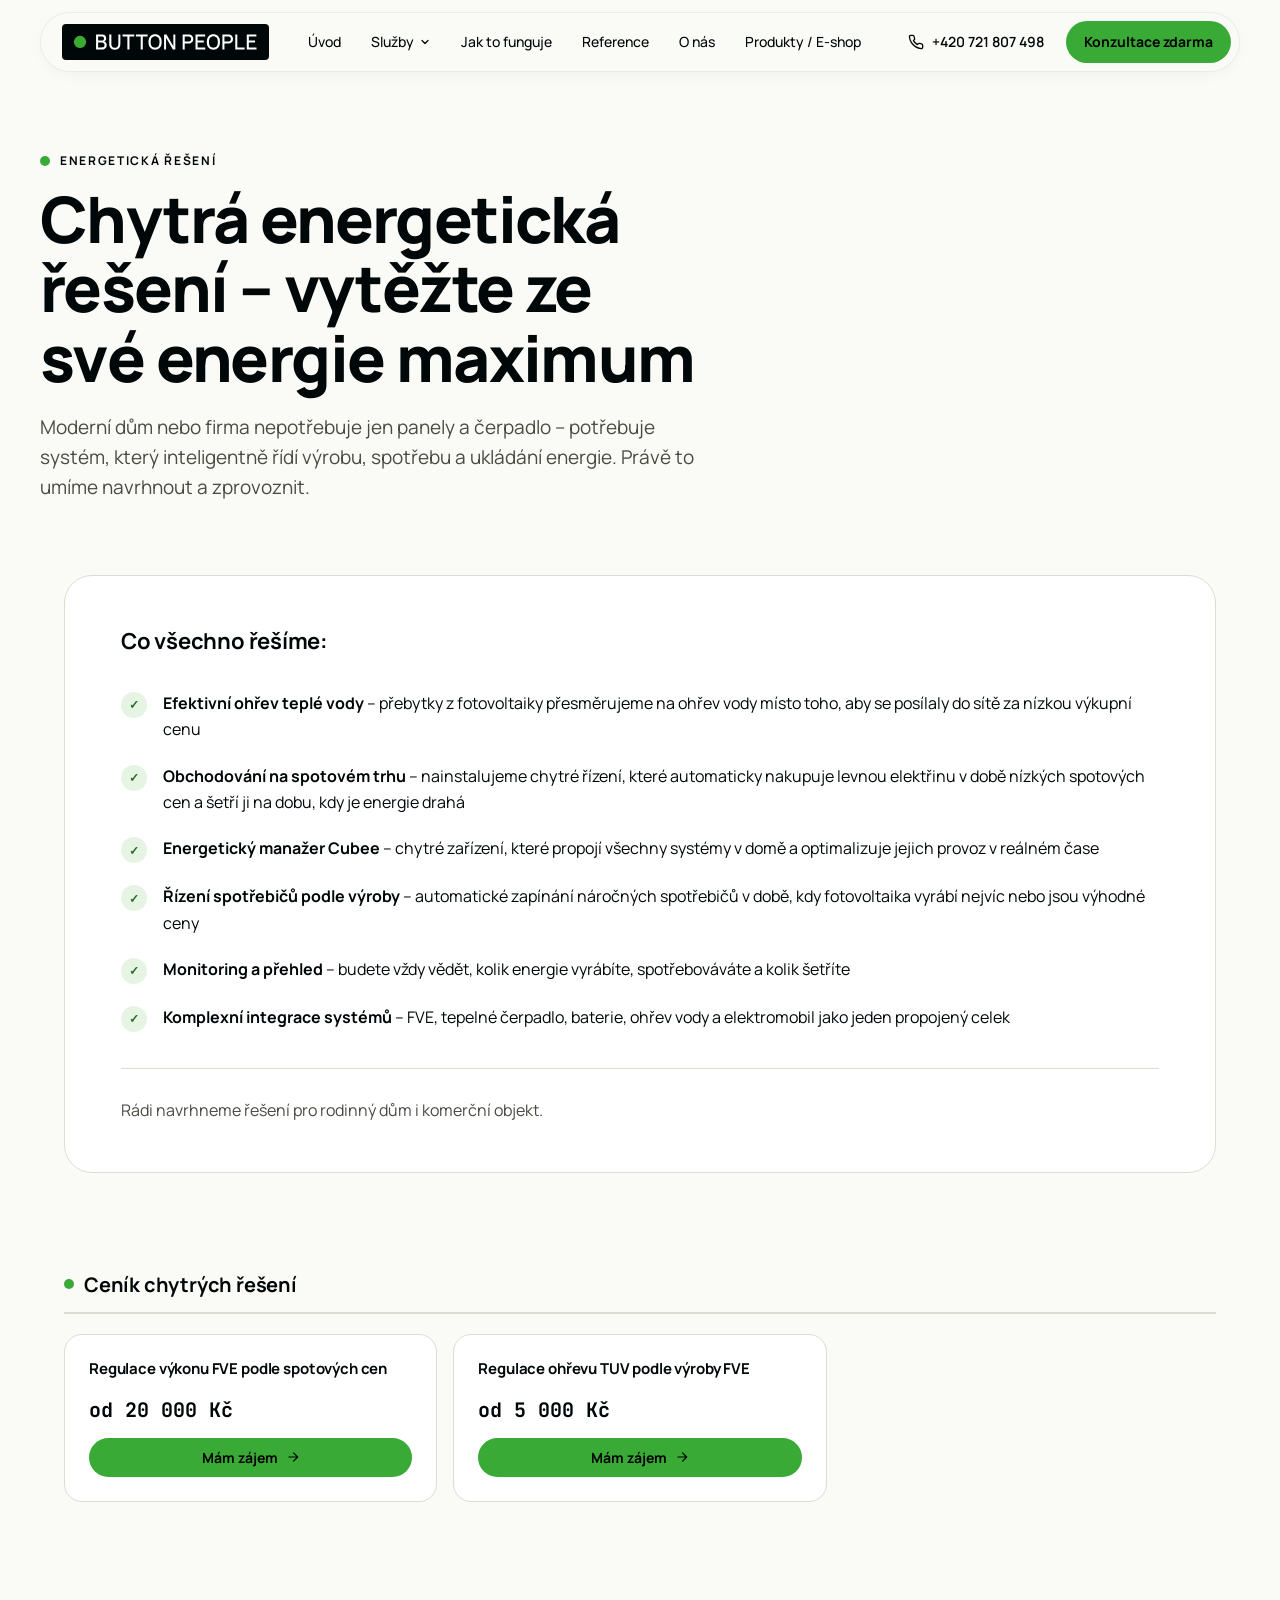
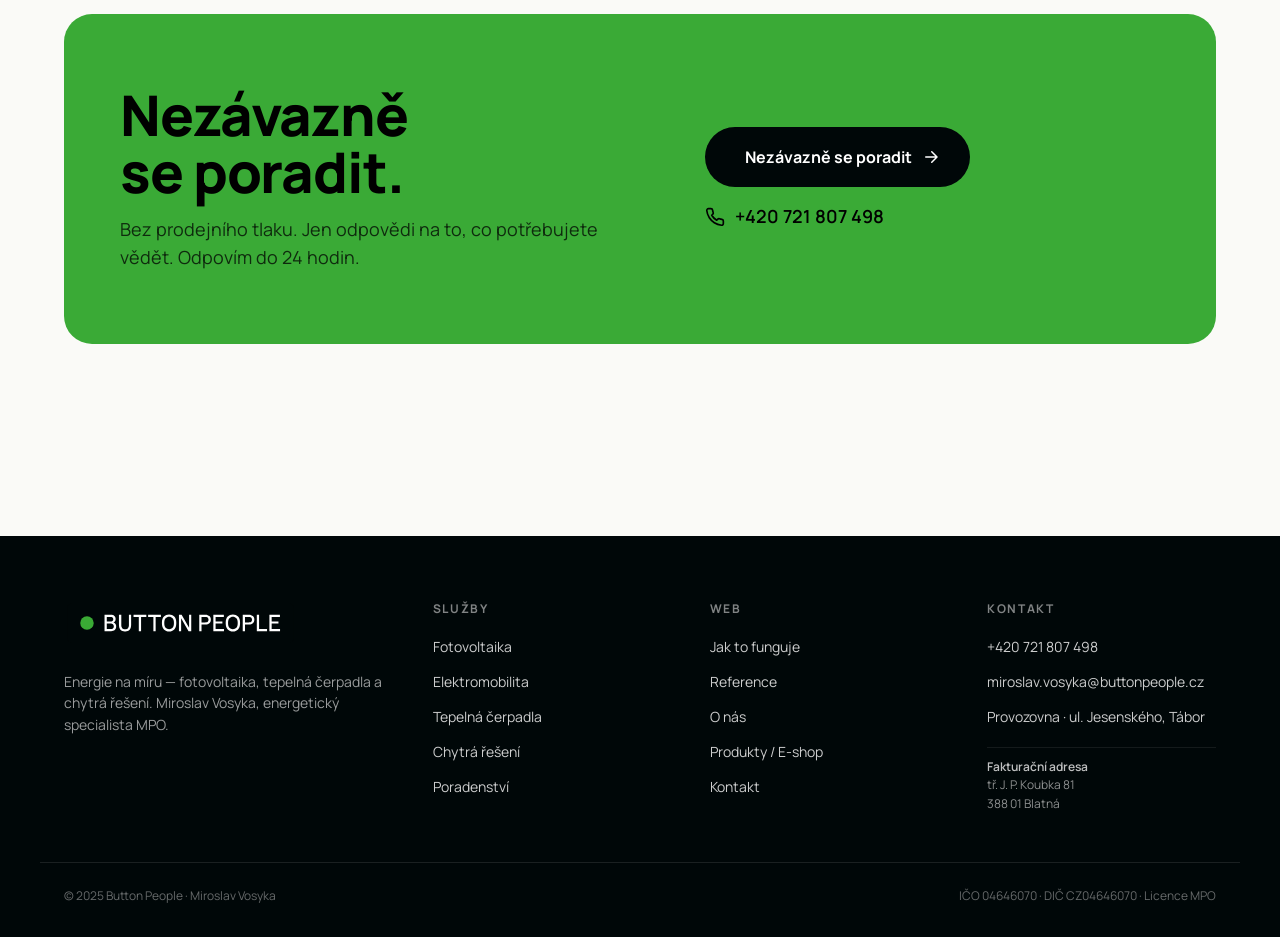
<file: energeticka-reseni.html>
<!DOCTYPE html>
<html lang="cs">
<head>
<meta charset="utf-8">
<title>Chytrá energetická řešení – vytěžte ze své energie maximum | Button People</title>
<meta name="viewport" content="width=device-width,initial-scale=1">
<link rel="stylesheet" href="style.css?v1">
<style>
@import url('https://fonts.googleapis.com/css2?family=Manrope:wght@400;500;600;700;800&family=JetBrains+Mono:wght@400;500&display=swap');

:root {
  --bp-green:       #3AAA36;
  --bp-green-600:   #2E8D2B;
  --bp-green-700:   #246F22;
  --bp-green-100:   #E6F4E4;
  --bp-black:       #000708;
  --bp-paper:       #FAFAF7;
  --bp-stone-50:    #F5F5F2;
  --bp-stone-100:   #EDEDE8;
  --bp-stone-200:   #DCDCD4;
  --bp-stone-500:   #6A6A61;
  --bp-stone-600:   #4A4A43;
  --fg-1:           var(--bp-black);
  --fg-2:           var(--bp-stone-600);
  --fg-3:           var(--bp-stone-500);
  --border-1:       var(--bp-stone-200);
  --bg-page:        var(--bp-paper);
  --font-sans:      'Manrope', 'Helvetica Neue', Arial, sans-serif;
  --radius-lg:      18px;
  --radius-xl:      28px;
  --shadow-lg:      0 20px 40px -12px rgba(0,7,8,0.18), 0 4px 8px rgba(0,7,8,0.06);
  --dur-fast:       120ms;
  --ease-out:       cubic-bezier(.22,.61,.36,1);
  --container:      1200px;
  --shadow-md:      0 6px 16px -4px rgba(0,7,8,0.10), 0 2px 4px rgba(0,7,8,0.06);
  --font-mono:      'JetBrains Mono', ui-monospace, 'SF Mono', Menlo, monospace;
  --dur-base:       220ms;
}

html { -webkit-text-size-adjust: 100%; }
body { font-family: var(--font-sans); font-size: 16px; line-height: 1.55; color: var(--fg-1); background: var(--bg-page); -webkit-font-smoothing: antialiased; text-rendering: optimizeLegibility; margin: 0; }
* { box-sizing: border-box; }
a { color: inherit; text-decoration: none; }
p { margin: 0; text-wrap: pretty; }
.container { max-width: var(--container); margin: 0 auto; padding: 0 24px; }

.nav-wrap { position: sticky; top: 0; z-index: 50; padding: 12px 24px; }
.nav { max-width: var(--container); margin: 0 auto; display: flex; align-items: center; gap: 8px; background: rgba(250,250,247,0.80); backdrop-filter: blur(16px); -webkit-backdrop-filter: blur(16px); border-radius: 999px; padding: 8px 8px 8px 18px; border: 1px solid rgba(0,7,8,0.06); box-shadow: 0 4px 20px -8px rgba(0,7,8,0.08); }
.nav-logo { display: inline-flex; align-items: center; padding: 0; }
.nav-logo img { height: 42px; width: auto; display: block; }
.nav-logo .dot { width: 12px; height: 12px; border-radius: 50%; background: var(--bp-green); display: inline-block; flex: none; }
.nav-links { display: flex; gap: 2px; margin-left: 14px; flex: 1; }
.nav-links a { padding: 8px 14px; border-radius: 999px; font-size: 14px; font-weight: 500; color: var(--fg-1); transition: background var(--dur-fast) var(--ease-out); }
.nav-links a:hover { background: rgba(0,7,8,0.05); }
.nav-phone { display: inline-flex; align-items: center; gap: 8px; padding: 8px 14px; font-size: 14px; font-weight: 600; color: var(--fg-1); }
.nav-cta { display: inline-flex; align-items: center; gap: 8px; padding: 10px 18px; border-radius: 999px; background: var(--bp-green); color: #000; font-weight: 700; font-size: 14px; transition: background var(--dur-fast); }
.nav-cta:hover { background: var(--bp-green-600); color: #fff; }

.btn { display: inline-flex; align-items: center; gap: 10px; padding: 14px 24px; border-radius: 999px; font-weight: 700; font-size: 15px; border: none; cursor: pointer; font-family: inherit; transition: all var(--dur-fast) var(--ease-out); text-decoration: none; }
.btn-dark { background: var(--bp-black); color: #fff; }
.btn-dark:hover { opacity: 0.88; }
.btn-lg { padding: 18px 30px; font-size: 16px; }

.eyebrow { display: inline-flex; align-items: center; gap: 10px; font-size: 12px; letter-spacing: .14em; text-transform: uppercase; font-weight: 700; margin-bottom: 14px; }
.eyebrow::before { content: ''; width: 10px; height: 10px; border-radius: 50%; background: var(--bp-green); }

.page-header { padding: 64px 0 72px; }
.page-title { font-weight: 800; font-size: clamp(36px, 5vw, 64px); line-height: 1.08; letter-spacing: -0.025em; max-width: 820px; margin: 0 0 20px; }
.page-lead { font-size: 19px; color: var(--fg-2); line-height: 1.6; max-width: 660px; }

.service-content { padding-bottom: 96px; }
.content-card { background: #fff; border: 1px solid var(--border-1); border-radius: var(--radius-xl); padding: 48px 56px; }
.content-card h3 { font-family: var(--font-sans); font-size: 22px; font-weight: 700; margin: 0 0 32px; letter-spacing: -0.01em; }
.service-bullets { list-style: none; padding: 0; margin: 0 0 36px; display: grid; gap: 20px; }
.service-bullets li { display: flex; gap: 16px; align-items: flex-start; font-size: 16px; line-height: 1.65; }
.bullet-icon { width: 26px; height: 26px; border-radius: 50%; background: var(--bp-green-100); color: var(--bp-green-700); display: flex; align-items: center; justify-content: center; flex-shrink: 0; margin-top: 2px; font-size: 12px; font-weight: 800; }
.service-closing { font-size: 16px; color: var(--fg-2); line-height: 1.65; padding-top: 28px; border-top: 1px solid var(--border-1); }

.cta-wrap { padding: 48px 0 96px; }
.cta-close { background: var(--bp-green); border-radius: var(--radius-xl); padding: 72px 56px; display: grid; grid-template-columns: 1.2fr 1fr; gap: 40px; align-items: center; }
.cta-close h2 { font-family: var(--font-sans); font-size: clamp(36px, 4.5vw, 56px); font-weight: 800; line-height: 1.02; letter-spacing: -0.02em; margin: 0 0 16px; color: #000; }
.cta-close p { color: rgba(0,0,0,0.75); font-size: 18px; max-width: 480px; margin: 0; }
.cta-actions { display: flex; flex-direction: column; gap: 16px; align-items: flex-start; }
.cta-phone { display: inline-flex; align-items: center; gap: 10px; font-size: 18px; font-weight: 600; color: #000; }

.footer { background: var(--bp-black); color: #fff; padding: 64px 0 32px; }
.footer-inner { display: grid; grid-template-columns: 1.4fr 1fr 1fr 1fr; gap: 48px; padding-bottom: 48px; border-bottom: 1px solid rgba(255,255,255,0.10); }
.footer h5 { font-size: 12px; letter-spacing: .14em; text-transform: uppercase; color: rgba(255,255,255,0.50); margin: 0 0 16px; font-weight: 700; }
.footer-col ul { list-style: none; padding: 0; margin: 0; display: grid; gap: 10px; }
.footer-col a { color: rgba(255,255,255,0.80); font-size: 14px; transition: color var(--dur-fast); }
.footer-col a:hover { color: var(--bp-green); }
.footer-about { font-size: 14px; color: rgba(255,255,255,0.60); line-height: 1.55; margin-top: 18px; max-width: 320px; }
.footer-bottom { display: flex; justify-content: space-between; align-items: center; padding-top: 24px; font-size: 12px; color: rgba(255,255,255,0.40); }
.footer-logo { display: inline-flex; align-items: center; padding: 0; }
.footer-logo img { height: 46px; width: auto; display: block; }
.footer-logo .dot { width: 12px; height: 12px; border-radius: 50%; background: var(--bp-green); display: inline-block; }

.products-section { padding-bottom: 64px; }
.shop-section-title { font-size: 20px; font-weight: 700; letter-spacing: -0.01em; margin-bottom: 20px; padding-bottom: 12px; border-bottom: 2px solid var(--border-1); display: flex; align-items: center; gap: 10px; }
.shop-section-title::before { content: ''; width: 10px; height: 10px; border-radius: 50%; background: var(--bp-green); display: inline-block; flex: none; }
.product-grid { display: grid; grid-template-columns: repeat(3, 1fr); gap: 16px; }
.product-card { background: #fff; border: 1px solid var(--border-1); border-radius: var(--radius-lg); padding: 24px; display: flex; flex-direction: column; gap: 12px; transition: all var(--dur-base) var(--ease-out); }
.product-card:hover { transform: translateY(-3px); box-shadow: var(--shadow-md); border-color: var(--bp-stone-200); }
.product-name { font-size: 15px; font-weight: 700; line-height: 1.35; letter-spacing: -0.01em; }
.product-price { font-family: var(--font-mono); font-size: 20px; font-weight: 700; color: var(--fg-1); margin-top: auto; padding-top: 4px; }
.product-btn { display: flex; align-items: center; justify-content: center; gap: 8px; padding: 10px 16px; border-radius: 999px; background: var(--bp-green); color: #000; font-weight: 700; font-size: 14px; cursor: pointer; border: none; font-family: var(--font-sans); transition: background var(--dur-fast); width: 100%; }
.product-btn:hover { background: var(--bp-green-600); color: #fff; }

.sticky-cta { display: none; position: fixed; bottom: 16px; right: 16px; z-index: 60; background: var(--bp-green); color: #000; padding: 14px 22px; border-radius: 999px; font-weight: 700; font-size: 14px; font-family: var(--font-sans); box-shadow: var(--shadow-lg); }

@media (max-width: 900px) {
  .cta-close { grid-template-columns: 1fr; padding: 40px 28px; }
  .footer-inner { grid-template-columns: 1fr 1fr; }
  .content-card { padding: 32px 24px; }
  .nav-links { display: none; }
  .nav-phone { display: none; }
  .nav-logo img { height: 28px; }
  .nav-cta { white-space: nowrap; }
  .sticky-cta { display: inline-flex; }
  .product-grid { grid-template-columns: 1fr 1fr; }
}
</style>
</head>
<body>

<div class="nav-wrap">
  <nav class="nav">
    <a href="index.html" class="nav-logo"><img src="buttonpeople.svg" alt="Button People"></a>
    <div class="nav-links">
      <a href="index.html">Úvod</a>
      <div class="nav-dropdown">
          <a href="sluzby.html" class="nav-dropdown-trigger">Služby <svg class="chevron" width="12" height="12" viewBox="0 0 24 24" fill="none" stroke="currentColor" stroke-width="2.5" stroke-linecap="round" stroke-linejoin="round"><path d="M6 9l6 6 6-6"/></svg></a>
          <div class="nav-dropdown-menu">
            <a href="fotovoltaika.html"><span class="dd-icon"><svg viewBox="0 0 24 24"><circle cx="12" cy="12" r="4"/><path d="M12 2v2M12 20v2M4.93 4.93l1.41 1.41M17.66 17.66l1.41 1.41M2 12h2M20 12h2M6.34 17.66l-1.41 1.41M19.07 4.93l-1.41 1.41"/></svg></span>Fotovoltaika</a>
            <a href="elektromobilita.html"><span class="dd-icon"><svg viewBox="0 0 24 24"><path d="M13 2L3 14h9l-1 8 10-12h-9l1-8z"/></svg></span>Elektromobilita</a>
            <a href="tepelna-cerpadla.html"><span class="dd-icon"><svg viewBox="0 0 24 24"><path d="M14 4v10.54a4 4 0 1 1-4 0V4a2 2 0 0 1 4 0Z"/></svg></span>Tepelná čerpadla</a>
            <a href="energeticka-reseni.html"><span class="dd-icon"><svg viewBox="0 0 24 24"><rect x="4" y="4" width="16" height="16" rx="2"/><path d="M9 9h6v6H9zM9 1v3M15 1v3M9 20v3M15 20v3M20 9h3M20 14h3M1 9h3M1 14h3"/></svg></span>Chytrá řešení</a>
            <a href="poradenstvi.html"><span class="dd-icon"><svg viewBox="0 0 24 24"><path d="M12 22s8-4 8-10V5l-8-3-8 3v7c0 6 8 10 8 10z"/><path d="m9 12 2 2 4-4"/></svg></span>Energetické poradenství</a>
          </div>
        </div>
      <a href="jak-to-funguje.html">Jak to funguje</a>
      <a href="reference.html">Reference</a>
      <a href="o-nas.html">O nás</a>
      <a href="eshop.html">Produkty / E-shop</a>
    </div>
    <span class="nav-phone">
      <svg width="16" height="16" viewBox="0 0 24 24" fill="none" stroke="currentColor" stroke-width="2" stroke-linecap="round" stroke-linejoin="round"><path d="M22 16.92v3a2 2 0 0 1-2.18 2 19.79 19.79 0 0 1-8.63-3.07 19.5 19.5 0 0 1-6-6 19.79 19.79 0 0 1-3.07-8.67A2 2 0 0 1 4.11 2h3a2 2 0 0 1 2 1.72 12.84 12.84 0 0 0 .7 2.81 2 2 0 0 1-.45 2.11L8.09 9.91a16 16 0 0 0 6 6l1.27-1.27a2 2 0 0 1 2.11-.45 12.84 12.84 0 0 0 2.81.7A2 2 0 0 1 22 16.92z"/></svg>
      +420 721 807 498
    </span>
    <a href="kontakt.html" class="nav-cta">Konzultace zdarma</a>
  </nav>
</div>

<div class="container page-header">
  <div class="eyebrow">Energetická řešení</div>
  <h1 class="page-title">Chytrá energetická řešení – vytěžte ze své energie maximum</h1>
  <p class="page-lead">Moderní dům nebo firma nepotřebuje jen panely a čerpadlo – potřebuje systém, který inteligentně řídí výrobu, spotřebu a ukládání energie. Právě to umíme navrhnout a zprovoznit.</p>
</div>

<div class="container service-content">
  <div class="content-card">
    <h3>Co všechno řešíme:</h3>
    <ul class="service-bullets">
      <li>
        <span class="bullet-icon">✓</span>
        <span><strong>Efektivní ohřev teplé vody</strong> – přebytky z fotovoltaiky přesměrujeme na ohřev vody místo toho, aby se posílaly do sítě za nízkou výkupní cenu</span>
      </li>
      <li>
        <span class="bullet-icon">✓</span>
        <span><strong>Obchodování na spotovém trhu</strong> – nainstalujeme chytré řízení, které automaticky nakupuje levnou elektřinu v době nízkých spotových cen a šetří ji na dobu, kdy je energie drahá</span>
      </li>
      <li>
        <span class="bullet-icon">✓</span>
        <span><strong>Energetický manažer Cubee</strong> – chytré zařízení, které propojí všechny systémy v domě a optimalizuje jejich provoz v reálném čase</span>
      </li>
      <li>
        <span class="bullet-icon">✓</span>
        <span><strong>Řízení spotřebičů podle výroby</strong> – automatické zapínání náročných spotřebičů v době, kdy fotovoltaika vyrábí nejvíc nebo jsou výhodné ceny</span>
      </li>
      <li>
        <span class="bullet-icon">✓</span>
        <span><strong>Monitoring a přehled</strong> – budete vždy vědět, kolik energie vyrábíte, spotřebováváte a kolik šetříte</span>
      </li>
      <li>
        <span class="bullet-icon">✓</span>
        <span><strong>Komplexní integrace systémů</strong> – FVE, tepelné čerpadlo, baterie, ohřev vody a elektromobil jako jeden propojený celek</span>
      </li>
    </ul>
    <p class="service-closing">Rádi navrhneme řešení pro rodinný dům i komerční objekt.</p>
  </div>
</div>

<div class="container products-section">
  <div class="shop-section-title">Ceník chytrých řešení</div>
  <div class="product-grid">

    <div class="product-card">
      <div class="product-name">Regulace výkonu FVE podle spotových cen</div>
      <div class="product-price">od 20 000 Kč</div>
      <button class="product-btn" onclick="localStorage.setItem('bp-interest','Mám zájem o: Regulace výkonu FVE podle spotových cen'); window.location.href='kontakt.html'">
        Mám zájem
        <svg width="14" height="14" viewBox="0 0 24 24" fill="none" stroke="currentColor" stroke-width="2" stroke-linecap="round" stroke-linejoin="round"><path d="M5 12h14M13 5l7 7-7 7"/></svg>
      </button>
    </div>

    <div class="product-card">
      <div class="product-name">Regulace ohřevu TUV podle výroby FVE</div>
      <div class="product-price">od 5 000 Kč</div>
      <button class="product-btn" onclick="localStorage.setItem('bp-interest','Mám zájem o: Regulace ohřevu TUV podle výroby FVE'); window.location.href='kontakt.html'">
        Mám zájem
        <svg width="14" height="14" viewBox="0 0 24 24" fill="none" stroke="currentColor" stroke-width="2" stroke-linecap="round" stroke-linejoin="round"><path d="M5 12h14M13 5l7 7-7 7"/></svg>
      </button>
    </div>

  </div>
</div>

<div class="cta-wrap">
  <div class="container">
    <div class="cta-close">
      <div>
        <h2>Nezávazně se poradit.</h2>
        <p>Bez prodejního tlaku. Jen odpovědi na to, co potřebujete vědět. Odpovím do 24 hodin.</p>
      </div>
      <div class="cta-actions">
        <a href="kontakt.html" class="btn btn-dark btn-lg">
          Nezávazně se poradit
          <svg width="18" height="18" viewBox="0 0 24 24" fill="none" stroke="currentColor" stroke-width="2" stroke-linecap="round" stroke-linejoin="round"><path d="M5 12h14M13 5l7 7-7 7"/></svg>
        </a>
        <span class="cta-phone">
          <svg width="20" height="20" viewBox="0 0 24 24" fill="none" stroke="currentColor" stroke-width="2" stroke-linecap="round" stroke-linejoin="round"><path d="M22 16.92v3a2 2 0 0 1-2.18 2 19.79 19.79 0 0 1-8.63-3.07 19.5 19.5 0 0 1-6-6 19.79 19.79 0 0 1-3.07-8.67A2 2 0 0 1 4.11 2h3a2 2 0 0 1 2 1.72 12.84 12.84 0 0 0 .7 2.81 2 2 0 0 1-.45 2.11L8.09 9.91a16 16 0 0 0 6 6l1.27-1.27a2 2 0 0 1 2.11-.45 12.84 12.84 0 0 0 2.81.7A2 2 0 0 1 22 16.92z"/></svg>
          +420 721 807 498
        </span>
      </div>
    </div>
  </div>
</div>

<footer class="footer">
  <div class="container footer-inner">
    <div>
      <a href="index.html" class="footer-logo"><img src="buttonpeople.svg" alt="Button People"></a>
      <p class="footer-about">Energie na míru — fotovoltaika, tepelná čerpadla a chytrá řešení. Miroslav Vosyka, energetický specialista MPO.</p>
    </div>
    <div class="footer-col">
      <h5>Služby</h5>
      <ul>
        <li><a href="fotovoltaika.html">Fotovoltaika</a></li>
        <li><a href="elektromobilita.html">Elektromobilita</a></li>
        <li><a href="tepelna-cerpadla.html">Tepelná čerpadla</a></li>
        <li><a href="energeticka-reseni.html">Chytrá řešení</a></li>
        <li><a href="poradenstvi.html">Poradenství</a></li>
      </ul>
    </div>
    <div class="footer-col">
      <h5>Web</h5>
      <ul>
        <li><a href="jak-to-funguje.html">Jak to funguje</a></li>
        <li><a href="reference.html">Reference</a></li>
        <li><a href="o-nas.html">O nás</a></li>
        <li><a href="eshop.html">Produkty / E-shop</a></li>
        <li><a href="kontakt.html">Kontakt</a></li>
      </ul>
    </div>
    <div class="footer-col">
      <h5>Kontakt</h5>
      <ul>
        <li><a href="tel:+420721807498">+420 721 807 498</a></li>
        <li><a href="mailto:miroslav.vosyka@buttonpeople.cz">miroslav.vosyka@buttonpeople.cz</a></li>
        <li><a>Provozovna · ul. Jesenského, Tábor</a></li>
        <li style="margin-top:8px;padding-top:10px;border-top:1px solid rgba(255,255,255,0.08);font-size:12px;color:rgba(255,255,255,0.55);line-height:1.55">
          <strong style="color:rgba(255,255,255,0.75);font-weight:600">Fakturační adresa</strong><br>
          tř. J. P. Koubka 81<br>388 01 Blatná
        </li>
      </ul>
    </div>
  </div>
  <div class="container footer-bottom">
    <span>© 2025 Button People · Miroslav Vosyka</span>
    <span>IČO 04646070 · DIČ CZ04646070 · Licence MPO</span>
  </div>
</footer>

<a href="kontakt.html" class="sticky-cta">Konzultace zdarma</a>

</body>
</html>
</file>
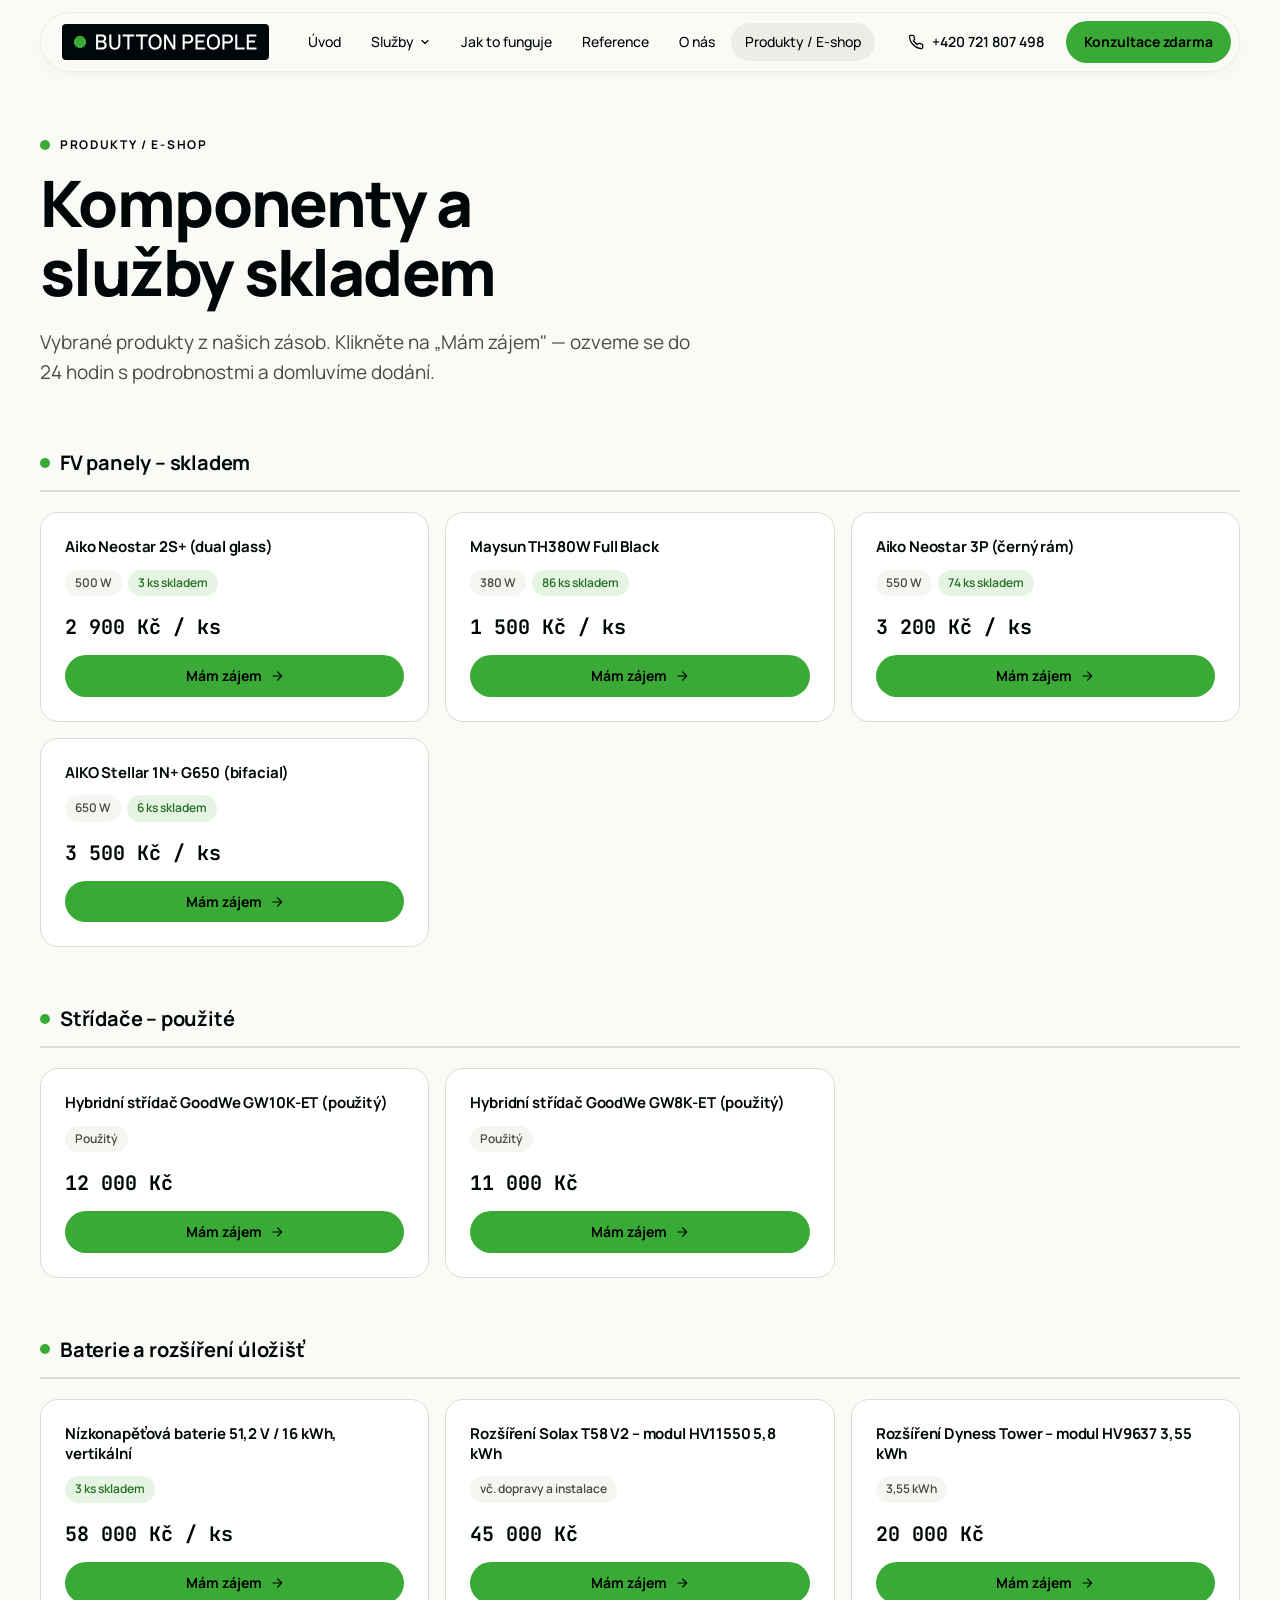
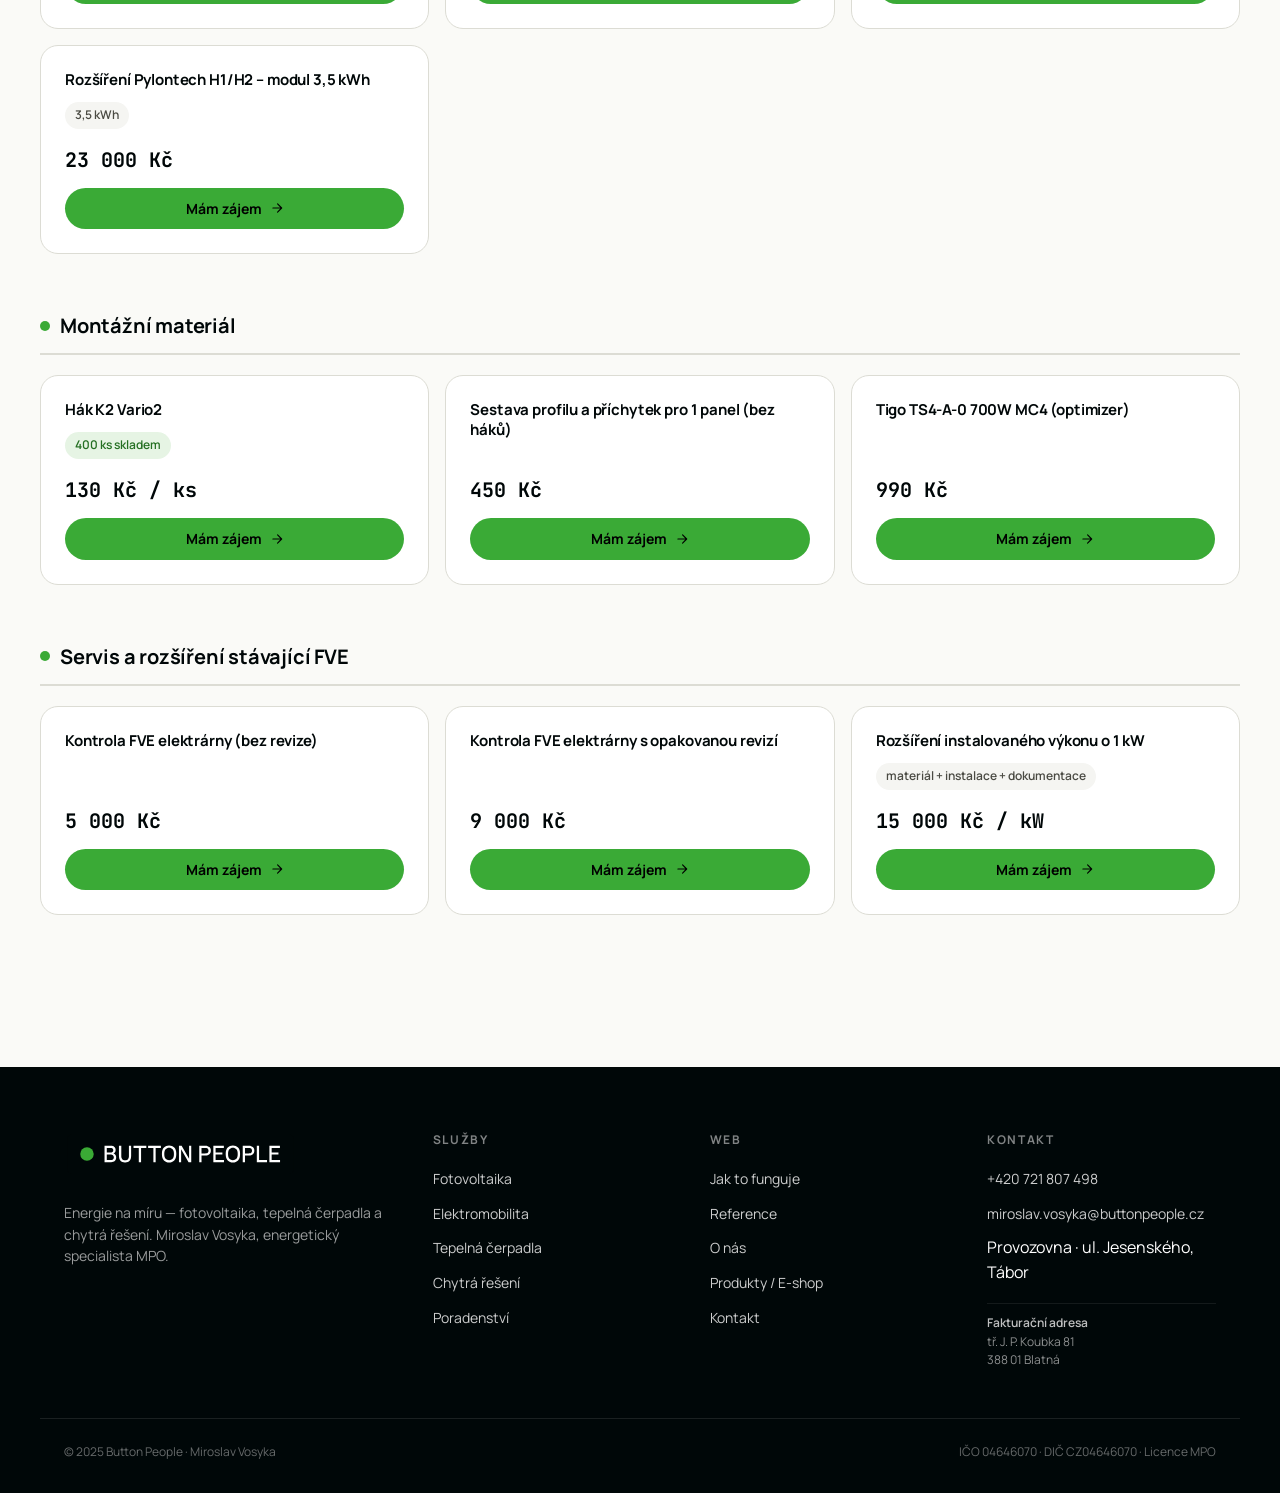
<file: eshop.html>
<!DOCTYPE html>
<html lang="cs">
<head>
<meta charset="utf-8">
<title>Produkty / E-shop — FV panely, střídače, baterie | Button People</title>
<meta name="description" content="FV panely skladem, použité střídače, bateriová rozšíření, montážní materiál a servisní balíčky. Klikněte na Mám zájem — ozveme se do 24 hodin.">
<meta name="viewport" content="width=device-width,initial-scale=1">
<link rel="stylesheet" href="style.css?v1">
</head>
<body>

<!-- NAV -->
<div class="nav-wrap">
  <nav class="nav">
    <a href="index.html" class="nav-logo"><img src="buttonpeople.svg" alt="Button People"></a>
    <div class="nav-links">
      <a href="index.html">Úvod</a>
      <div class="nav-dropdown">
          <a href="sluzby.html" class="nav-dropdown-trigger">Služby <svg class="chevron" width="12" height="12" viewBox="0 0 24 24" fill="none" stroke="currentColor" stroke-width="2.5" stroke-linecap="round" stroke-linejoin="round"><path d="M6 9l6 6 6-6"/></svg></a>
          <div class="nav-dropdown-menu">
            <a href="fotovoltaika.html"><span class="dd-icon"><svg viewBox="0 0 24 24"><circle cx="12" cy="12" r="4"/><path d="M12 2v2M12 20v2M4.93 4.93l1.41 1.41M17.66 17.66l1.41 1.41M2 12h2M20 12h2M6.34 17.66l-1.41 1.41M19.07 4.93l-1.41 1.41"/></svg></span>Fotovoltaika</a>
            <a href="elektromobilita.html"><span class="dd-icon"><svg viewBox="0 0 24 24"><path d="M13 2L3 14h9l-1 8 10-12h-9l1-8z"/></svg></span>Elektromobilita</a>
            <a href="tepelna-cerpadla.html"><span class="dd-icon"><svg viewBox="0 0 24 24"><path d="M14 4v10.54a4 4 0 1 1-4 0V4a2 2 0 0 1 4 0Z"/></svg></span>Tepelná čerpadla</a>
            <a href="energeticka-reseni.html"><span class="dd-icon"><svg viewBox="0 0 24 24"><rect x="4" y="4" width="16" height="16" rx="2"/><path d="M9 9h6v6H9zM9 1v3M15 1v3M9 20v3M15 20v3M20 9h3M20 14h3M1 9h3M1 14h3"/></svg></span>Chytrá řešení</a>
            <a href="poradenstvi.html"><span class="dd-icon"><svg viewBox="0 0 24 24"><path d="M12 22s8-4 8-10V5l-8-3-8 3v7c0 6 8 10 8 10z"/><path d="m9 12 2 2 4-4"/></svg></span>Energetické poradenství</a>
          </div>
        </div>
      <a href="jak-to-funguje.html">Jak to funguje</a>
      <a href="reference.html">Reference</a>
      <a href="o-nas.html">O nás</a>
      <a href="eshop.html" class="active">Produkty / E-shop</a>
    </div>
    <span class="nav-phone">
      <svg width="16" height="16" viewBox="0 0 24 24" fill="none" stroke="currentColor" stroke-width="2" stroke-linecap="round" stroke-linejoin="round"><path d="M22 16.92v3a2 2 0 0 1-2.18 2 19.79 19.79 0 0 1-8.63-3.07 19.5 19.5 0 0 1-6-6 19.79 19.79 0 0 1-3.07-8.67A2 2 0 0 1 4.11 2h3a2 2 0 0 1 2 1.72 12.84 12.84 0 0 0 .7 2.81 2 2 0 0 1-.45 2.11L8.09 9.91a16 16 0 0 0 6 6l1.27-1.27a2 2 0 0 1 2.11-.45 12.84 12.84 0 0 0 2.81.7A2 2 0 0 1 22 16.92z"/></svg>
      +420 721 807 498
    </span>
    <a href="kontakt.html" class="nav-cta">Konzultace zdarma</a>
  </nav>
</div>

<!-- PAGE HEADER -->
<div class="container" style="padding:48px 0 12px">
  <div class="eyebrow">Produkty / E-shop</div>
  <h1 class="page-title">Komponenty a služby skladem</h1>
  <p class="page-lead">Vybrané produkty z našich zásob. Klikněte na „Mám zájem" — ozveme se do 24 hodin s podrobnostmi a domluvíme dodání.</p>
</div>

<!-- PRODUCTS -->
<section class="container" style="padding:48px 0 96px">

  <div class="shop-section">
    <div class="shop-section-title">FV panely – skladem</div>
    <div class="product-grid">
      <div class="product-card">
        <div class="product-name">Aiko Neostar 2S+ (dual glass)</div>
        <div class="product-chips">
          <span class="product-chip">500 W</span>
          <span class="product-chip green">3 ks skladem</span>
        </div>
        <div class="product-price">2 900 Kč / ks</div>
        <a href="kontakt.html" class="product-btn">Mám zájem
          <svg width="14" height="14" viewBox="0 0 24 24" fill="none" stroke="currentColor" stroke-width="2" stroke-linecap="round" stroke-linejoin="round"><path d="M5 12h14M13 5l7 7-7 7"/></svg>
        </a>
      </div>
      <div class="product-card">
        <div class="product-name">Maysun TH380W Full Black</div>
        <div class="product-chips">
          <span class="product-chip">380 W</span>
          <span class="product-chip green">86 ks skladem</span>
        </div>
        <div class="product-price">1 500 Kč / ks</div>
        <a href="kontakt.html" class="product-btn">Mám zájem
          <svg width="14" height="14" viewBox="0 0 24 24" fill="none" stroke="currentColor" stroke-width="2" stroke-linecap="round" stroke-linejoin="round"><path d="M5 12h14M13 5l7 7-7 7"/></svg>
        </a>
      </div>
      <div class="product-card">
        <div class="product-name">Aiko Neostar 3P (černý rám)</div>
        <div class="product-chips">
          <span class="product-chip">550 W</span>
          <span class="product-chip green">74 ks skladem</span>
        </div>
        <div class="product-price">3 200 Kč / ks</div>
        <a href="kontakt.html" class="product-btn">Mám zájem
          <svg width="14" height="14" viewBox="0 0 24 24" fill="none" stroke="currentColor" stroke-width="2" stroke-linecap="round" stroke-linejoin="round"><path d="M5 12h14M13 5l7 7-7 7"/></svg>
        </a>
      </div>
      <div class="product-card">
        <div class="product-name">AIKO Stellar 1N+ G650 (bifacial)</div>
        <div class="product-chips">
          <span class="product-chip">650 W</span>
          <span class="product-chip green">6 ks skladem</span>
        </div>
        <div class="product-price">3 500 Kč / ks</div>
        <a href="kontakt.html" class="product-btn">Mám zájem
          <svg width="14" height="14" viewBox="0 0 24 24" fill="none" stroke="currentColor" stroke-width="2" stroke-linecap="round" stroke-linejoin="round"><path d="M5 12h14M13 5l7 7-7 7"/></svg>
        </a>
      </div>
    </div>
  </div>

  <div class="shop-section">
    <div class="shop-section-title">Střídače – použité</div>
    <div class="product-grid">
      <div class="product-card">
        <div class="product-name">Hybridní střídač GoodWe GW10K-ET (použitý)</div>
        <div class="product-chips">
          <span class="product-chip">Použitý</span>
        </div>
        <div class="product-price">12 000 Kč</div>
        <a href="kontakt.html" class="product-btn">Mám zájem
          <svg width="14" height="14" viewBox="0 0 24 24" fill="none" stroke="currentColor" stroke-width="2" stroke-linecap="round" stroke-linejoin="round"><path d="M5 12h14M13 5l7 7-7 7"/></svg>
        </a>
      </div>
      <div class="product-card">
        <div class="product-name">Hybridní střídač GoodWe GW8K-ET (použitý)</div>
        <div class="product-chips">
          <span class="product-chip">Použitý</span>
        </div>
        <div class="product-price">11 000 Kč</div>
        <a href="kontakt.html" class="product-btn">Mám zájem
          <svg width="14" height="14" viewBox="0 0 24 24" fill="none" stroke="currentColor" stroke-width="2" stroke-linecap="round" stroke-linejoin="round"><path d="M5 12h14M13 5l7 7-7 7"/></svg>
        </a>
      </div>
    </div>
  </div>

  <div class="shop-section">
    <div class="shop-section-title">Baterie a rozšíření úložišť</div>
    <div class="product-grid">
      <div class="product-card">
        <div class="product-name">Nízkonapěťová baterie 51,2 V / 16 kWh, vertikální</div>
        <div class="product-chips">
          <span class="product-chip green">3 ks skladem</span>
        </div>
        <div class="product-price">58 000 Kč / ks</div>
        <a href="kontakt.html" class="product-btn">Mám zájem
          <svg width="14" height="14" viewBox="0 0 24 24" fill="none" stroke="currentColor" stroke-width="2" stroke-linecap="round" stroke-linejoin="round"><path d="M5 12h14M13 5l7 7-7 7"/></svg>
        </a>
      </div>
      <div class="product-card">
        <div class="product-name">Rozšíření Solax T58 V2 – modul HV11550 5,8 kWh</div>
        <div class="product-chips">
          <span class="product-chip">vč. dopravy a instalace</span>
        </div>
        <div class="product-price">45 000 Kč</div>
        <a href="kontakt.html" class="product-btn">Mám zájem
          <svg width="14" height="14" viewBox="0 0 24 24" fill="none" stroke="currentColor" stroke-width="2" stroke-linecap="round" stroke-linejoin="round"><path d="M5 12h14M13 5l7 7-7 7"/></svg>
        </a>
      </div>
      <div class="product-card">
        <div class="product-name">Rozšíření Dyness Tower – modul HV9637 3,55 kWh</div>
        <div class="product-chips">
          <span class="product-chip">3,55 kWh</span>
        </div>
        <div class="product-price">20 000 Kč</div>
        <a href="kontakt.html" class="product-btn">Mám zájem
          <svg width="14" height="14" viewBox="0 0 24 24" fill="none" stroke="currentColor" stroke-width="2" stroke-linecap="round" stroke-linejoin="round"><path d="M5 12h14M13 5l7 7-7 7"/></svg>
        </a>
      </div>
      <div class="product-card">
        <div class="product-name">Rozšíření Pylontech H1/H2 – modul 3,5 kWh</div>
        <div class="product-chips">
          <span class="product-chip">3,5 kWh</span>
        </div>
        <div class="product-price">23 000 Kč</div>
        <a href="kontakt.html" class="product-btn">Mám zájem
          <svg width="14" height="14" viewBox="0 0 24 24" fill="none" stroke="currentColor" stroke-width="2" stroke-linecap="round" stroke-linejoin="round"><path d="M5 12h14M13 5l7 7-7 7"/></svg>
        </a>
      </div>
    </div>
  </div>

  <div class="shop-section">
    <div class="shop-section-title">Montážní materiál</div>
    <div class="product-grid">
      <div class="product-card">
        <div class="product-name">Hák K2 Vario2</div>
        <div class="product-chips">
          <span class="product-chip green">400 ks skladem</span>
        </div>
        <div class="product-price">130 Kč / ks</div>
        <a href="kontakt.html" class="product-btn">Mám zájem
          <svg width="14" height="14" viewBox="0 0 24 24" fill="none" stroke="currentColor" stroke-width="2" stroke-linecap="round" stroke-linejoin="round"><path d="M5 12h14M13 5l7 7-7 7"/></svg>
        </a>
      </div>
      <div class="product-card">
        <div class="product-name">Sestava profilu a příchytek pro 1 panel (bez háků)</div>
        <div class="product-chips"></div>
        <div class="product-price">450 Kč</div>
        <a href="kontakt.html" class="product-btn">Mám zájem
          <svg width="14" height="14" viewBox="0 0 24 24" fill="none" stroke="currentColor" stroke-width="2" stroke-linecap="round" stroke-linejoin="round"><path d="M5 12h14M13 5l7 7-7 7"/></svg>
        </a>
      </div>
      <div class="product-card">
        <div class="product-name">Tigo TS4-A-0 700W MC4 (optimizer)</div>
        <div class="product-chips"></div>
        <div class="product-price">990 Kč</div>
        <a href="kontakt.html" class="product-btn">Mám zájem
          <svg width="14" height="14" viewBox="0 0 24 24" fill="none" stroke="currentColor" stroke-width="2" stroke-linecap="round" stroke-linejoin="round"><path d="M5 12h14M13 5l7 7-7 7"/></svg>
        </a>
      </div>
    </div>
  </div>

  <div class="shop-section">
    <div class="shop-section-title">Servis a rozšíření stávající FVE</div>
    <div class="product-grid">
      <div class="product-card">
        <div class="product-name">Kontrola FVE elektrárny (bez revize)</div>
        <div class="product-chips"></div>
        <div class="product-price">5 000 Kč</div>
        <a href="kontakt.html" class="product-btn">Mám zájem
          <svg width="14" height="14" viewBox="0 0 24 24" fill="none" stroke="currentColor" stroke-width="2" stroke-linecap="round" stroke-linejoin="round"><path d="M5 12h14M13 5l7 7-7 7"/></svg>
        </a>
      </div>
      <div class="product-card">
        <div class="product-name">Kontrola FVE elektrárny s opakovanou revizí</div>
        <div class="product-chips"></div>
        <div class="product-price">9 000 Kč</div>
        <a href="kontakt.html" class="product-btn">Mám zájem
          <svg width="14" height="14" viewBox="0 0 24 24" fill="none" stroke="currentColor" stroke-width="2" stroke-linecap="round" stroke-linejoin="round"><path d="M5 12h14M13 5l7 7-7 7"/></svg>
        </a>
      </div>
      <div class="product-card">
        <div class="product-name">Rozšíření instalovaného výkonu o 1 kW</div>
        <div class="product-chips">
          <span class="product-chip">materiál + instalace + dokumentace</span>
        </div>
        <div class="product-price">15 000 Kč / kW</div>
        <a href="kontakt.html" class="product-btn">Mám zájem
          <svg width="14" height="14" viewBox="0 0 24 24" fill="none" stroke="currentColor" stroke-width="2" stroke-linecap="round" stroke-linejoin="round"><path d="M5 12h14M13 5l7 7-7 7"/></svg>
        </a>
      </div>
    </div>
  </div>

</section>

<!-- FOOTER -->
<footer class="footer" style="margin-top:0">
  <div class="container footer-inner">
    <div>
      <a href="index.html" class="nav-logo"><img src="buttonpeople.svg" alt="Button People"></a>
      <p class="footer-about">Energie na míru — fotovoltaika, tepelná čerpadla a chytrá řešení. Miroslav Vosyka, energetický specialista MPO.</p>
    </div>
    <div class="footer-col">
      <h5>Služby</h5>
      <ul>
        <li><a href="fotovoltaika.html">Fotovoltaika</a></li>
        <li><a href="elektromobilita.html">Elektromobilita</a></li>
        <li><a href="tepelna-cerpadla.html">Tepelná čerpadla</a></li>
        <li><a href="energeticka-reseni.html">Chytrá řešení</a></li>
        <li><a href="poradenstvi.html">Poradenství</a></li>
      </ul>
    </div>
    <div class="footer-col">
      <h5>Web</h5>
      <ul>
        <li><a href="jak-to-funguje.html">Jak to funguje</a></li>
        <li><a href="reference.html">Reference</a></li>
        <li><a href="o-nas.html">O nás</a></li>
        <li><a href="eshop.html">Produkty / E-shop</a></li>
        <li><a href="kontakt.html">Kontakt</a></li>
      </ul>
    </div>
    <div class="footer-col">
      <h5>Kontakt</h5>
      <ul>
        <li><a href="tel:+420721807498">+420 721 807 498</a></li>
        <li><a href="mailto:miroslav.vosyka@buttonpeople.cz">miroslav.vosyka@buttonpeople.cz</a></li>
        <li>Provozovna · ul. Jesenského, Tábor</li>
        <li style="margin-top:8px;padding-top:10px;border-top:1px solid rgba(255,255,255,0.08);font-size:12px;color:rgba(255,255,255,0.55);line-height:1.55">
          <strong style="color:rgba(255,255,255,0.75);font-weight:600">Fakturační adresa</strong><br>
          tř. J. P. Koubka 81<br>388 01 Blatná
        </li>
      </ul>
    </div>
  </div>
  <div class="container footer-bottom">
    <span>© 2025 Button People · Miroslav Vosyka</span>
    <span>IČO 04646070 · DIČ CZ04646070 · Licence MPO</span>
  </div>
</footer>

<a href="kontakt.html" class="sticky-cta">Konzultace zdarma</a>

</body>
</html>
</file>
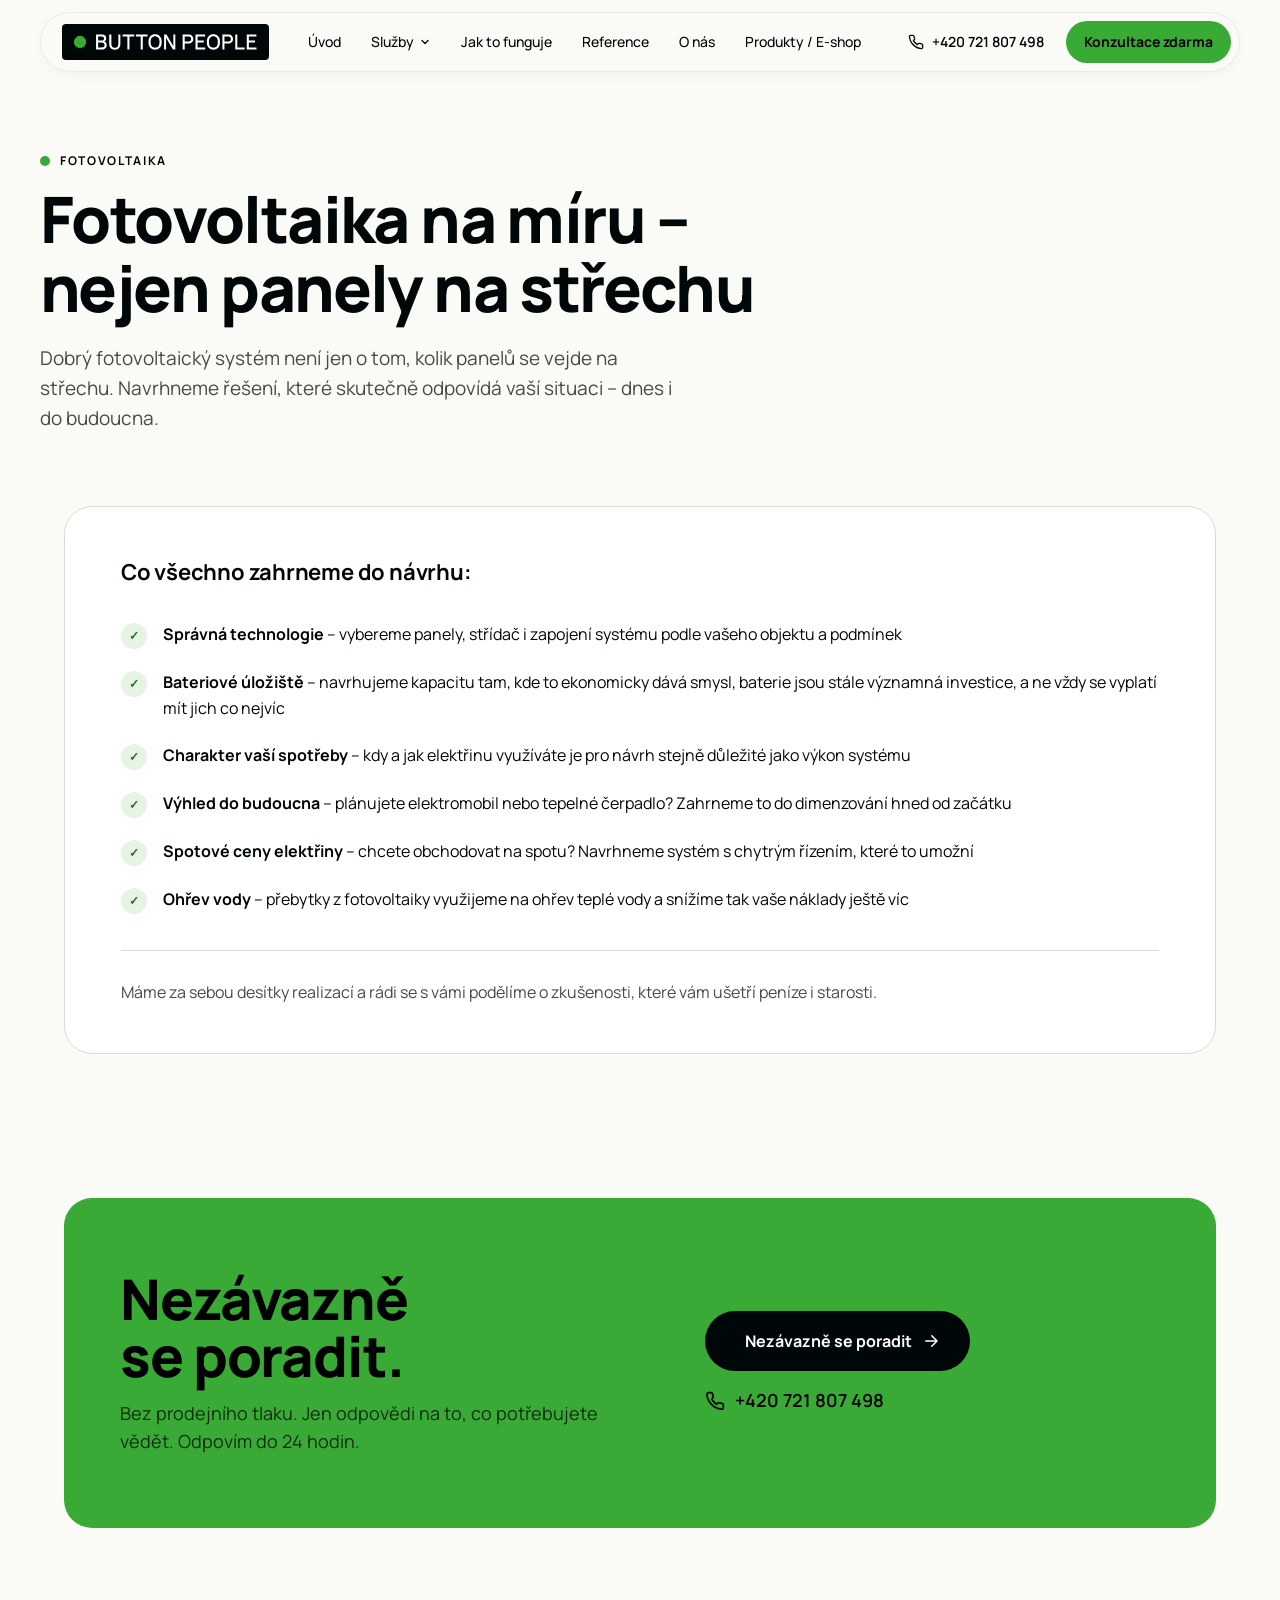
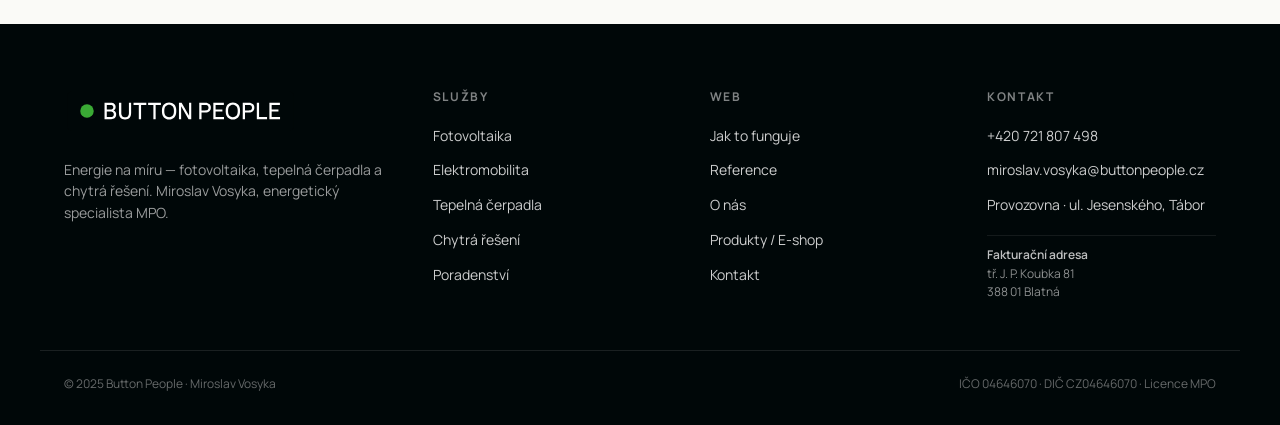
<file: fotovoltaika.html>
<!DOCTYPE html>
<html lang="cs">
<head>
<meta charset="utf-8">
<title>Fotovoltaika na míru – nejen panely na střechu | Button People</title>
<meta name="viewport" content="width=device-width,initial-scale=1">
<link rel="stylesheet" href="style.css?v1">
<style>
@import url('https://fonts.googleapis.com/css2?family=Manrope:wght@400;500;600;700;800&family=JetBrains+Mono:wght@400;500&display=swap');

:root {
  --bp-green:       #3AAA36;
  --bp-green-600:   #2E8D2B;
  --bp-green-700:   #246F22;
  --bp-green-100:   #E6F4E4;
  --bp-black:       #000708;
  --bp-paper:       #FAFAF7;
  --bp-stone-50:    #F5F5F2;
  --bp-stone-100:   #EDEDE8;
  --bp-stone-200:   #DCDCD4;
  --bp-stone-500:   #6A6A61;
  --bp-stone-600:   #4A4A43;
  --fg-1:           var(--bp-black);
  --fg-2:           var(--bp-stone-600);
  --fg-3:           var(--bp-stone-500);
  --border-1:       var(--bp-stone-200);
  --bg-page:        var(--bp-paper);
  --font-sans:      'Manrope', 'Helvetica Neue', Arial, sans-serif;
  --radius-lg:      18px;
  --radius-xl:      28px;
  --shadow-lg:      0 20px 40px -12px rgba(0,7,8,0.18), 0 4px 8px rgba(0,7,8,0.06);
  --dur-fast:       120ms;
  --ease-out:       cubic-bezier(.22,.61,.36,1);
  --container:      1200px;
}

html { -webkit-text-size-adjust: 100%; }
body {
  font-family: var(--font-sans);
  font-size: 16px;
  line-height: 1.55;
  color: var(--fg-1);
  background: var(--bg-page);
  -webkit-font-smoothing: antialiased;
  text-rendering: optimizeLegibility;
  margin: 0;
}
* { box-sizing: border-box; }
a { color: inherit; text-decoration: none; }
p { margin: 0; text-wrap: pretty; }

.container { max-width: var(--container); margin: 0 auto; padding: 0 24px; }

/* NAV */
.nav-wrap { position: sticky; top: 0; z-index: 50; padding: 12px 24px; }
.nav {
  max-width: var(--container); margin: 0 auto;
  display: flex; align-items: center; gap: 8px;
  background: rgba(250,250,247,0.80);
  backdrop-filter: blur(16px); -webkit-backdrop-filter: blur(16px);
  border-radius: 999px; padding: 8px 8px 8px 18px;
  border: 1px solid rgba(0,7,8,0.06);
  box-shadow: 0 4px 20px -8px rgba(0,7,8,0.08);
}
.nav-logo {
  display: inline-flex; align-items: center;
  padding: 0;
}
.nav-logo img { height: 42px; width: auto; display: block; }
.nav-logo .dot { width: 12px; height: 12px; border-radius: 50%; background: var(--bp-green); display: inline-block; flex: none; }
.nav-links { display: flex; gap: 2px; margin-left: 14px; flex: 1; }
.nav-links a {
  padding: 8px 14px; border-radius: 999px;
  font-size: 14px; font-weight: 500; color: var(--fg-1);
  transition: background var(--dur-fast) var(--ease-out);
}
.nav-links a:hover { background: rgba(0,7,8,0.05); }
.nav-phone {
  display: inline-flex; align-items: center; gap: 8px;
  padding: 8px 14px; font-size: 14px; font-weight: 600; color: var(--fg-1);
}
.nav-cta {
  display: inline-flex; align-items: center; gap: 8px;
  padding: 10px 18px; border-radius: 999px;
  background: var(--bp-green); color: #000;
  font-weight: 700; font-size: 14px;
  transition: background var(--dur-fast);
}
.nav-cta:hover { background: var(--bp-green-600); color: #fff; }

/* BUTTONS */
.btn {
  display: inline-flex; align-items: center; gap: 10px;
  padding: 14px 24px; border-radius: 999px;
  font-weight: 700; font-size: 15px; border: none; cursor: pointer;
  font-family: inherit; transition: all var(--dur-fast) var(--ease-out);
  text-decoration: none;
}
.btn-dark { background: var(--bp-black); color: #fff; }
.btn-dark:hover { opacity: 0.88; }
.btn-lg { padding: 18px 30px; font-size: 16px; }

/* EYEBROW */
.eyebrow {
  display: inline-flex; align-items: center; gap: 10px;
  font-size: 12px; letter-spacing: .14em; text-transform: uppercase;
  font-weight: 700; margin-bottom: 14px;
}
.eyebrow::before { content: ''; width: 10px; height: 10px; border-radius: 50%; background: var(--bp-green); }

/* PAGE HEADER */
.page-header { padding: 64px 0 72px; }
.page-title {
  font-weight: 800;
  font-size: clamp(36px, 5vw, 64px);
  line-height: 1.08; letter-spacing: -0.025em;
  max-width: 820px; margin: 0 0 20px;
}
.page-lead { font-size: 19px; color: var(--fg-2); line-height: 1.6; max-width: 660px; }

/* CONTENT */
.service-content { padding-bottom: 96px; }
.content-card {
  background: #fff; border: 1px solid var(--border-1);
  border-radius: var(--radius-xl); padding: 48px 56px;
}
.content-card h3 {
  font-family: var(--font-sans); font-size: 22px; font-weight: 700;
  margin: 0 0 32px; letter-spacing: -0.01em;
}
.service-bullets { list-style: none; padding: 0; margin: 0 0 36px; display: grid; gap: 20px; }
.service-bullets li { display: flex; gap: 16px; align-items: flex-start; font-size: 16px; line-height: 1.65; }
.bullet-icon {
  width: 26px; height: 26px; border-radius: 50%;
  background: var(--bp-green-100); color: var(--bp-green-700);
  display: flex; align-items: center; justify-content: center;
  flex-shrink: 0; margin-top: 2px; font-size: 12px; font-weight: 800;
}
.service-closing {
  font-size: 16px; color: var(--fg-2); line-height: 1.65;
  padding-top: 28px; border-top: 1px solid var(--border-1);
}

/* CTA */
.cta-wrap { padding: 48px 0 96px; }
.cta-close {
  background: var(--bp-green); border-radius: var(--radius-xl);
  padding: 72px 56px; display: grid;
  grid-template-columns: 1.2fr 1fr; gap: 40px; align-items: center;
}
.cta-close h2 {
  font-family: var(--font-sans);
  font-size: clamp(36px, 4.5vw, 56px); font-weight: 800;
  line-height: 1.02; letter-spacing: -0.02em; margin: 0 0 16px; color: #000;
}
.cta-close p { color: rgba(0,0,0,0.75); font-size: 18px; max-width: 480px; margin: 0; }
.cta-actions { display: flex; flex-direction: column; gap: 16px; align-items: flex-start; }
.cta-phone { display: inline-flex; align-items: center; gap: 10px; font-size: 18px; font-weight: 600; color: #000; }

/* FOOTER */
.footer { background: var(--bp-black); color: #fff; padding: 64px 0 32px; margin-top: 0; }
.footer-inner {
  display: grid; grid-template-columns: 1.4fr 1fr 1fr 1fr;
  gap: 48px; padding-bottom: 48px;
  border-bottom: 1px solid rgba(255,255,255,0.10);
}
.footer h5 {
  font-size: 12px; letter-spacing: .14em; text-transform: uppercase;
  color: rgba(255,255,255,0.50); margin: 0 0 16px; font-weight: 700;
}
.footer-col ul { list-style: none; padding: 0; margin: 0; display: grid; gap: 10px; }
.footer-col a { color: rgba(255,255,255,0.80); font-size: 14px; transition: color var(--dur-fast); }
.footer-col a:hover { color: var(--bp-green); }
.footer-about { font-size: 14px; color: rgba(255,255,255,0.60); line-height: 1.55; margin-top: 18px; max-width: 320px; }
.footer-bottom {
  display: flex; justify-content: space-between; align-items: center;
  padding-top: 24px; font-size: 12px; color: rgba(255,255,255,0.40);
}
.footer-logo {
  display: inline-flex; align-items: center;
  padding: 0;
}
.footer-logo img { height: 46px; width: auto; display: block; }
.footer-logo .dot { width: 12px; height: 12px; border-radius: 50%; background: var(--bp-green); display: inline-block; }

/* STICKY CTA */
.sticky-cta {
  display: none; position: fixed; bottom: 16px; right: 16px; z-index: 60;
  background: var(--bp-green); color: #000; padding: 14px 22px; border-radius: 999px;
  font-weight: 700; font-size: 14px; font-family: var(--font-sans);
  box-shadow: var(--shadow-lg);
}

/* RESPONSIVE */
@media (max-width: 900px) {
  .cta-close { grid-template-columns: 1fr; padding: 40px 28px; }
  .footer-inner { grid-template-columns: 1fr 1fr; }
  .content-card { padding: 32px 24px; }
  .nav-links { display: none; }
  .nav-phone { display: none; }
  .nav-logo img { height: 28px; }
  .nav-cta { white-space: nowrap; }
  .sticky-cta { display: inline-flex; }
}
</style>
</head>
<body>

<!-- NAV -->
<div class="nav-wrap">
  <nav class="nav">
    <a href="index.html" class="nav-logo"><img src="buttonpeople.svg" alt="Button People"></a>
    <div class="nav-links">
      <a href="index.html">Úvod</a>
      <div class="nav-dropdown">
          <a href="sluzby.html" class="nav-dropdown-trigger">Služby <svg class="chevron" width="12" height="12" viewBox="0 0 24 24" fill="none" stroke="currentColor" stroke-width="2.5" stroke-linecap="round" stroke-linejoin="round"><path d="M6 9l6 6 6-6"/></svg></a>
          <div class="nav-dropdown-menu">
            <a href="fotovoltaika.html"><span class="dd-icon"><svg viewBox="0 0 24 24"><circle cx="12" cy="12" r="4"/><path d="M12 2v2M12 20v2M4.93 4.93l1.41 1.41M17.66 17.66l1.41 1.41M2 12h2M20 12h2M6.34 17.66l-1.41 1.41M19.07 4.93l-1.41 1.41"/></svg></span>Fotovoltaika</a>
            <a href="elektromobilita.html"><span class="dd-icon"><svg viewBox="0 0 24 24"><path d="M13 2L3 14h9l-1 8 10-12h-9l1-8z"/></svg></span>Elektromobilita</a>
            <a href="tepelna-cerpadla.html"><span class="dd-icon"><svg viewBox="0 0 24 24"><path d="M14 4v10.54a4 4 0 1 1-4 0V4a2 2 0 0 1 4 0Z"/></svg></span>Tepelná čerpadla</a>
            <a href="energeticka-reseni.html"><span class="dd-icon"><svg viewBox="0 0 24 24"><rect x="4" y="4" width="16" height="16" rx="2"/><path d="M9 9h6v6H9zM9 1v3M15 1v3M9 20v3M15 20v3M20 9h3M20 14h3M1 9h3M1 14h3"/></svg></span>Chytrá řešení</a>
            <a href="poradenstvi.html"><span class="dd-icon"><svg viewBox="0 0 24 24"><path d="M12 22s8-4 8-10V5l-8-3-8 3v7c0 6 8 10 8 10z"/><path d="m9 12 2 2 4-4"/></svg></span>Energetické poradenství</a>
          </div>
        </div>
      <a href="jak-to-funguje.html">Jak to funguje</a>
      <a href="reference.html">Reference</a>
      <a href="o-nas.html">O nás</a>
      <a href="eshop.html">Produkty / E-shop</a>
    </div>
    <span class="nav-phone">
      <svg width="16" height="16" viewBox="0 0 24 24" fill="none" stroke="currentColor" stroke-width="2" stroke-linecap="round" stroke-linejoin="round"><path d="M22 16.92v3a2 2 0 0 1-2.18 2 19.79 19.79 0 0 1-8.63-3.07 19.5 19.5 0 0 1-6-6 19.79 19.79 0 0 1-3.07-8.67A2 2 0 0 1 4.11 2h3a2 2 0 0 1 2 1.72 12.84 12.84 0 0 0 .7 2.81 2 2 0 0 1-.45 2.11L8.09 9.91a16 16 0 0 0 6 6l1.27-1.27a2 2 0 0 1 2.11-.45 12.84 12.84 0 0 0 2.81.7A2 2 0 0 1 22 16.92z"/></svg>
      +420 721 807 498
    </span>
    <a href="kontakt.html" class="nav-cta">Konzultace zdarma</a>
  </nav>
</div>

<!-- PAGE HEADER -->
<div class="container page-header">
  <div class="eyebrow">Fotovoltaika</div>
  <h1 class="page-title">Fotovoltaika na míru – nejen panely na střechu</h1>
  <p class="page-lead">Dobrý fotovoltaický systém není jen o tom, kolik panelů se vejde na střechu. Navrhneme řešení, které skutečně odpovídá vaší situaci – dnes i do budoucna.</p>
</div>

<!-- CONTENT -->
<div class="container service-content">
  <div class="content-card">
    <h3>Co všechno zahrneme do návrhu:</h3>
    <ul class="service-bullets">
      <li>
        <span class="bullet-icon">✓</span>
        <span><strong>Správná technologie</strong> – vybereme panely, střídač i zapojení systému podle vašeho objektu a podmínek</span>
      </li>
      <li>
        <span class="bullet-icon">✓</span>
        <span><strong>Bateriové úložiště</strong> – navrhujeme kapacitu tam, kde to ekonomicky dává smysl, baterie jsou stále významná investice, a ne vždy se vyplatí mít jich co nejvíc</span>
      </li>
      <li>
        <span class="bullet-icon">✓</span>
        <span><strong>Charakter vaší spotřeby</strong> – kdy a jak elektřinu využíváte je pro návrh stejně důležité jako výkon systému</span>
      </li>
      <li>
        <span class="bullet-icon">✓</span>
        <span><strong>Výhled do budoucna</strong> – plánujete elektromobil nebo tepelné čerpadlo? Zahrneme to do dimenzování hned od začátku</span>
      </li>
      <li>
        <span class="bullet-icon">✓</span>
        <span><strong>Spotové ceny elektřiny</strong> – chcete obchodovat na spotu? Navrhneme systém s chytrým řízením, které to umožní</span>
      </li>
      <li>
        <span class="bullet-icon">✓</span>
        <span><strong>Ohřev vody</strong> – přebytky z fotovoltaiky využijeme na ohřev teplé vody a snížíme tak vaše náklady ještě víc</span>
      </li>
    </ul>
    <p class="service-closing">Máme za sebou desítky realizací a rádi se s vámi podělíme o zkušenosti, které vám ušetří peníze i starosti.</p>
  </div>
</div>

<!-- CTA -->
<div class="cta-wrap">
  <div class="container">
    <div class="cta-close">
      <div>
        <h2>Nezávazně se poradit.</h2>
        <p>Bez prodejního tlaku. Jen odpovědi na to, co potřebujete vědět. Odpovím do 24 hodin.</p>
      </div>
      <div class="cta-actions">
        <a href="kontakt.html" class="btn btn-dark btn-lg">
          Nezávazně se poradit
          <svg width="18" height="18" viewBox="0 0 24 24" fill="none" stroke="currentColor" stroke-width="2" stroke-linecap="round" stroke-linejoin="round"><path d="M5 12h14M13 5l7 7-7 7"/></svg>
        </a>
        <span class="cta-phone">
          <svg width="20" height="20" viewBox="0 0 24 24" fill="none" stroke="currentColor" stroke-width="2" stroke-linecap="round" stroke-linejoin="round"><path d="M22 16.92v3a2 2 0 0 1-2.18 2 19.79 19.79 0 0 1-8.63-3.07 19.5 19.5 0 0 1-6-6 19.79 19.79 0 0 1-3.07-8.67A2 2 0 0 1 4.11 2h3a2 2 0 0 1 2 1.72 12.84 12.84 0 0 0 .7 2.81 2 2 0 0 1-.45 2.11L8.09 9.91a16 16 0 0 0 6 6l1.27-1.27a2 2 0 0 1 2.11-.45 12.84 12.84 0 0 0 2.81.7A2 2 0 0 1 22 16.92z"/></svg>
          +420 721 807 498
        </span>
      </div>
    </div>
  </div>
</div>

<!-- FOOTER -->
<footer class="footer">
  <div class="container footer-inner">
    <div>
      <a href="index.html" class="footer-logo"><img src="buttonpeople.svg" alt="Button People"></a>
      <p class="footer-about">Energie na míru — fotovoltaika, tepelná čerpadla a chytrá řešení. Miroslav Vosyka, energetický specialista MPO.</p>
    </div>
    <div class="footer-col">
      <h5>Služby</h5>
      <ul>
        <li><a href="fotovoltaika.html">Fotovoltaika</a></li>
        <li><a href="elektromobilita.html">Elektromobilita</a></li>
        <li><a href="tepelna-cerpadla.html">Tepelná čerpadla</a></li>
        <li><a href="energeticka-reseni.html">Chytrá řešení</a></li>
        <li><a href="poradenstvi.html">Poradenství</a></li>
      </ul>
    </div>
    <div class="footer-col">
      <h5>Web</h5>
      <ul>
        <li><a href="jak-to-funguje.html">Jak to funguje</a></li>
        <li><a href="reference.html">Reference</a></li>
        <li><a href="o-nas.html">O nás</a></li>
        <li><a href="eshop.html">Produkty / E-shop</a></li>
        <li><a href="kontakt.html">Kontakt</a></li>
      </ul>
    </div>
    <div class="footer-col">
      <h5>Kontakt</h5>
      <ul>
        <li><a href="tel:+420721807498">+420 721 807 498</a></li>
        <li><a href="mailto:miroslav.vosyka@buttonpeople.cz">miroslav.vosyka@buttonpeople.cz</a></li>
        <li><a>Provozovna · ul. Jesenského, Tábor</a></li>
        <li style="margin-top:8px;padding-top:10px;border-top:1px solid rgba(255,255,255,0.08);font-size:12px;color:rgba(255,255,255,0.55);line-height:1.55">
          <strong style="color:rgba(255,255,255,0.75);font-weight:600">Fakturační adresa</strong><br>
          tř. J. P. Koubka 81<br>388 01 Blatná
        </li>
      </ul>
    </div>
  </div>
  <div class="container footer-bottom">
    <span>© 2025 Button People · Miroslav Vosyka</span>
    <span>IČO 04646070 · DIČ CZ04646070 · Licence MPO</span>
  </div>
</footer>

<a href="kontakt.html" class="sticky-cta">Konzultace zdarma</a>

</body>
</html>
</file>
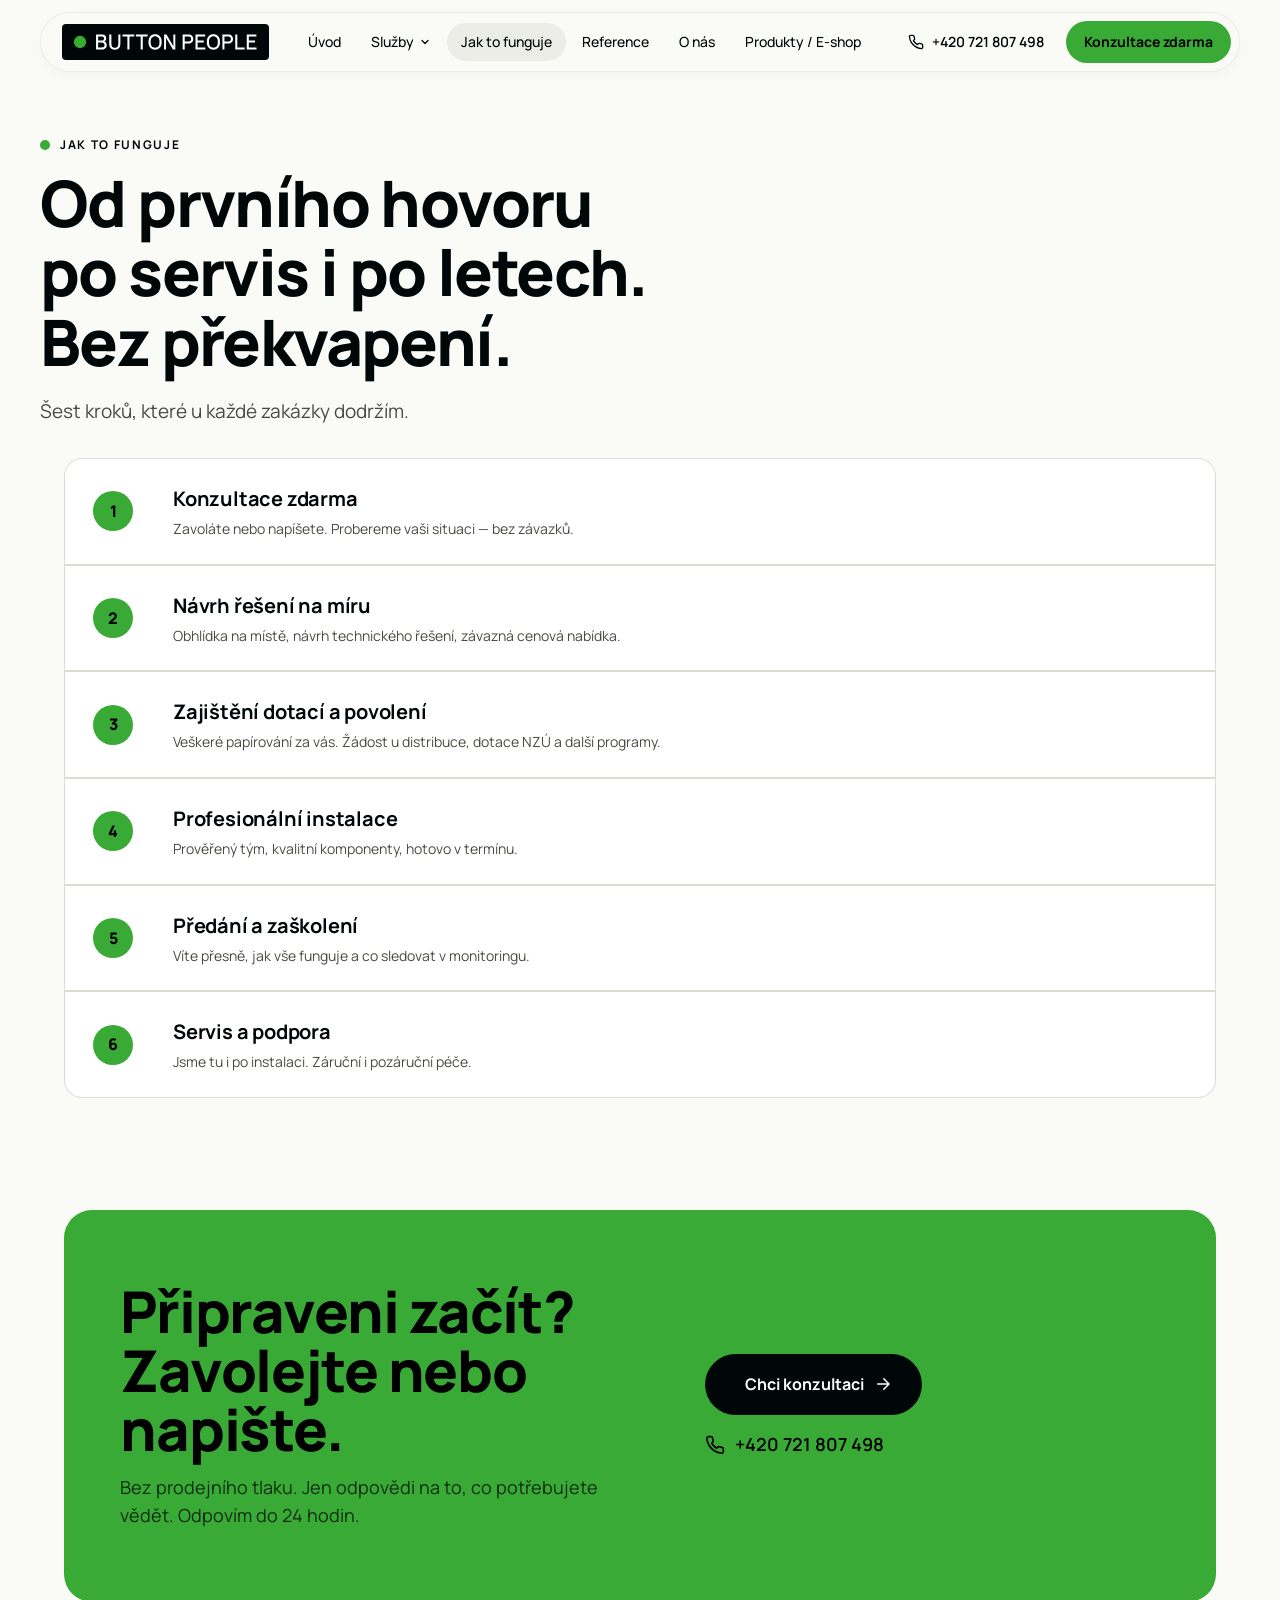
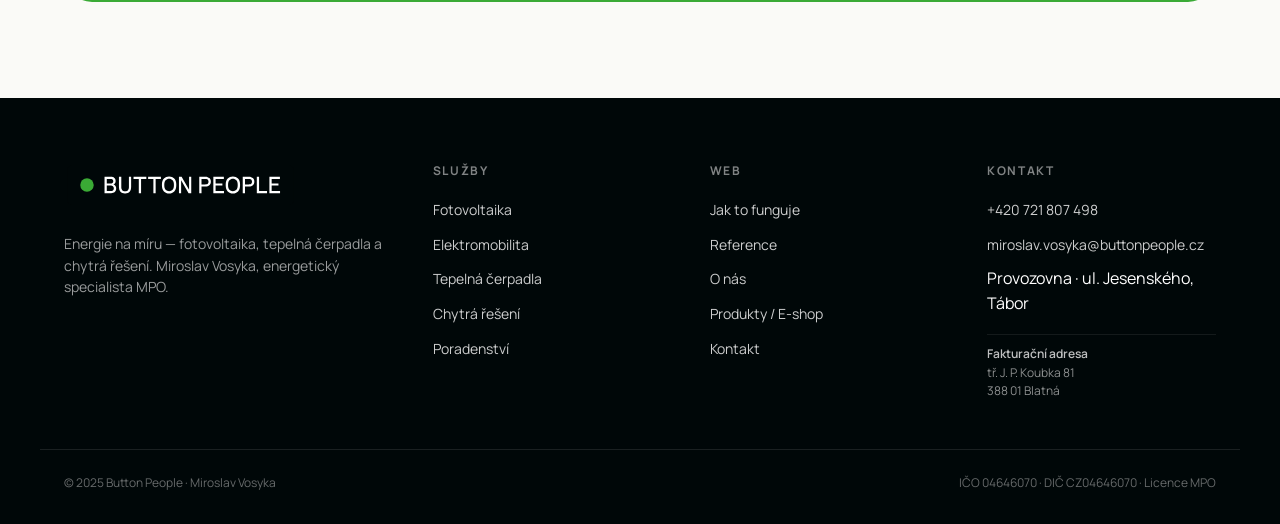
<file: jak-to-funguje.html>
<!DOCTYPE html>
<html lang="cs">
<head>
<meta charset="utf-8">
<title>Jak to funguje — Od konzultace po servis | Button People</title>
<meta name="description" content="Šest kroků od prvního hovoru po servis i po letech. Bez překvapení, bez skrytých poplatků.">
<meta name="viewport" content="width=device-width,initial-scale=1">
<link rel="stylesheet" href="style.css?v1">
</head>
<body>

<!-- NAV -->
<div class="nav-wrap">
  <nav class="nav">
    <a href="index.html" class="nav-logo"><img src="buttonpeople.svg" alt="Button People"></a>
    <div class="nav-links">
      <a href="index.html">Úvod</a>
      <div class="nav-dropdown">
          <a href="sluzby.html" class="nav-dropdown-trigger">Služby <svg class="chevron" width="12" height="12" viewBox="0 0 24 24" fill="none" stroke="currentColor" stroke-width="2.5" stroke-linecap="round" stroke-linejoin="round"><path d="M6 9l6 6 6-6"/></svg></a>
          <div class="nav-dropdown-menu">
            <a href="fotovoltaika.html"><span class="dd-icon"><svg viewBox="0 0 24 24"><circle cx="12" cy="12" r="4"/><path d="M12 2v2M12 20v2M4.93 4.93l1.41 1.41M17.66 17.66l1.41 1.41M2 12h2M20 12h2M6.34 17.66l-1.41 1.41M19.07 4.93l-1.41 1.41"/></svg></span>Fotovoltaika</a>
            <a href="elektromobilita.html"><span class="dd-icon"><svg viewBox="0 0 24 24"><path d="M13 2L3 14h9l-1 8 10-12h-9l1-8z"/></svg></span>Elektromobilita</a>
            <a href="tepelna-cerpadla.html"><span class="dd-icon"><svg viewBox="0 0 24 24"><path d="M14 4v10.54a4 4 0 1 1-4 0V4a2 2 0 0 1 4 0Z"/></svg></span>Tepelná čerpadla</a>
            <a href="energeticka-reseni.html"><span class="dd-icon"><svg viewBox="0 0 24 24"><rect x="4" y="4" width="16" height="16" rx="2"/><path d="M9 9h6v6H9zM9 1v3M15 1v3M9 20v3M15 20v3M20 9h3M20 14h3M1 9h3M1 14h3"/></svg></span>Chytrá řešení</a>
            <a href="poradenstvi.html"><span class="dd-icon"><svg viewBox="0 0 24 24"><path d="M12 22s8-4 8-10V5l-8-3-8 3v7c0 6 8 10 8 10z"/><path d="m9 12 2 2 4-4"/></svg></span>Energetické poradenství</a>
          </div>
        </div>
      <a href="jak-to-funguje.html" class="active">Jak to funguje</a>
      <a href="reference.html">Reference</a>
      <a href="o-nas.html">O nás</a>
      <a href="eshop.html">Produkty / E-shop</a>
    </div>
    <span class="nav-phone">
      <svg width="16" height="16" viewBox="0 0 24 24" fill="none" stroke="currentColor" stroke-width="2" stroke-linecap="round" stroke-linejoin="round"><path d="M22 16.92v3a2 2 0 0 1-2.18 2 19.79 19.79 0 0 1-8.63-3.07 19.5 19.5 0 0 1-6-6 19.79 19.79 0 0 1-3.07-8.67A2 2 0 0 1 4.11 2h3a2 2 0 0 1 2 1.72 12.84 12.84 0 0 0 .7 2.81 2 2 0 0 1-.45 2.11L8.09 9.91a16 16 0 0 0 6 6l1.27-1.27a2 2 0 0 1 2.11-.45 12.84 12.84 0 0 0 2.81.7A2 2 0 0 1 22 16.92z"/></svg>
      +420 721 807 498
    </span>
    <a href="kontakt.html" class="nav-cta">Konzultace zdarma</a>
  </nav>
</div>

<!-- PAGE HEADER -->
<div class="container" style="padding:48px 0 32px">
  <div class="eyebrow">Jak to funguje</div>
  <h1 class="page-title">Od prvního hovoru po servis i po letech. Bez překvapení.</h1>
  <p class="page-lead">Šest kroků, které u každé zakázky dodržím.</p>
</div>

<!-- PROCESS -->
<div class="container" style="padding-bottom:64px">
  <div class="process-list">
    <div class="process-step">
      <div class="process-num">1</div>
      <div class="process-content">
        <div class="t">Konzultace zdarma</div>
        <div class="d">Zavoláte nebo napíšete. Probereme vaši situaci — bez závazků.</div>
      </div>
    </div>
    <div class="process-step">
      <div class="process-num">2</div>
      <div class="process-content">
        <div class="t">Návrh řešení na míru</div>
        <div class="d">Obhlídka na místě, návrh technického řešení, závazná cenová nabídka.</div>
      </div>
    </div>
    <div class="process-step">
      <div class="process-num">3</div>
      <div class="process-content">
        <div class="t">Zajištění dotací a povolení</div>
        <div class="d">Veškeré papírování za vás. Žádost u distribuce, dotace NZÚ a další programy.</div>
      </div>
    </div>
    <div class="process-step">
      <div class="process-num">4</div>
      <div class="process-content">
        <div class="t">Profesionální instalace</div>
        <div class="d">Prověřený tým, kvalitní komponenty, hotovo v termínu.</div>
      </div>
    </div>
    <div class="process-step">
      <div class="process-num">5</div>
      <div class="process-content">
        <div class="t">Předání a zaškolení</div>
        <div class="d">Víte přesně, jak vše funguje a co sledovat v monitoringu.</div>
      </div>
    </div>
    <div class="process-step">
      <div class="process-num">6</div>
      <div class="process-content">
        <div class="t">Servis a podpora</div>
        <div class="d">Jsme tu i po instalaci. Záruční i pozáruční péče.</div>
      </div>
    </div>
  </div>
</div>

<!-- CTA CLOSE -->
<div class="cta-wrap">
  <div class="container">
    <div class="cta-close">
      <div>
        <h2>Připraveni začít?<br>Zavolejte nebo napište.</h2>
        <p>Bez prodejního tlaku. Jen odpovědi na to, co potřebujete vědět. Odpovím do 24 hodin.</p>
      </div>
      <div class="cta-actions">
        <a href="kontakt.html" class="btn btn-dark btn-lg">Chci konzultaci
          <svg width="18" height="18" viewBox="0 0 24 24" fill="none" stroke="currentColor" stroke-width="2" stroke-linecap="round" stroke-linejoin="round"><path d="M5 12h14M13 5l7 7-7 7"/></svg>
        </a>
        <span class="phone">
          <svg width="20" height="20" viewBox="0 0 24 24" fill="none" stroke="currentColor" stroke-width="2" stroke-linecap="round" stroke-linejoin="round"><path d="M22 16.92v3a2 2 0 0 1-2.18 2 19.79 19.79 0 0 1-8.63-3.07 19.5 19.5 0 0 1-6-6 19.79 19.79 0 0 1-3.07-8.67A2 2 0 0 1 4.11 2h3a2 2 0 0 1 2 1.72 12.84 12.84 0 0 0 .7 2.81 2 2 0 0 1-.45 2.11L8.09 9.91a16 16 0 0 0 6 6l1.27-1.27a2 2 0 0 1 2.11-.45 12.84 12.84 0 0 0 2.81.7A2 2 0 0 1 22 16.92z"/></svg>
          +420 721 807 498
        </span>
      </div>
    </div>
  </div>
</div>

<!-- FOOTER -->
<footer class="footer" style="margin-top:0">
  <div class="container footer-inner">
    <div>
      <a href="index.html" class="nav-logo"><img src="buttonpeople.svg" alt="Button People"></a>
      <p class="footer-about">Energie na míru — fotovoltaika, tepelná čerpadla a chytrá řešení. Miroslav Vosyka, energetický specialista MPO.</p>
    </div>
    <div class="footer-col">
      <h5>Služby</h5>
      <ul>
        <li><a href="fotovoltaika.html">Fotovoltaika</a></li>
        <li><a href="elektromobilita.html">Elektromobilita</a></li>
        <li><a href="tepelna-cerpadla.html">Tepelná čerpadla</a></li>
        <li><a href="energeticka-reseni.html">Chytrá řešení</a></li>
        <li><a href="poradenstvi.html">Poradenství</a></li>
      </ul>
    </div>
    <div class="footer-col">
      <h5>Web</h5>
      <ul>
        <li><a href="jak-to-funguje.html">Jak to funguje</a></li>
        <li><a href="reference.html">Reference</a></li>
        <li><a href="o-nas.html">O nás</a></li>
        <li><a href="eshop.html">Produkty / E-shop</a></li>
        <li><a href="kontakt.html">Kontakt</a></li>
      </ul>
    </div>
    <div class="footer-col">
      <h5>Kontakt</h5>
      <ul>
        <li><a href="tel:+420721807498">+420 721 807 498</a></li>
        <li><a href="mailto:miroslav.vosyka@buttonpeople.cz">miroslav.vosyka@buttonpeople.cz</a></li>
        <li>Provozovna · ul. Jesenského, Tábor</li>
        <li style="margin-top:8px;padding-top:10px;border-top:1px solid rgba(255,255,255,0.08);font-size:12px;color:rgba(255,255,255,0.55);line-height:1.55">
          <strong style="color:rgba(255,255,255,0.75);font-weight:600">Fakturační adresa</strong><br>
          tř. J. P. Koubka 81<br>388 01 Blatná
        </li>
      </ul>
    </div>
  </div>
  <div class="container footer-bottom">
    <span>© 2025 Button People · Miroslav Vosyka</span>
    <span>IČO 04646070 · DIČ CZ04646070 · Licence MPO</span>
  </div>
</footer>

<a href="kontakt.html" class="sticky-cta">Konzultace zdarma</a>

</body>
</html>
</file>
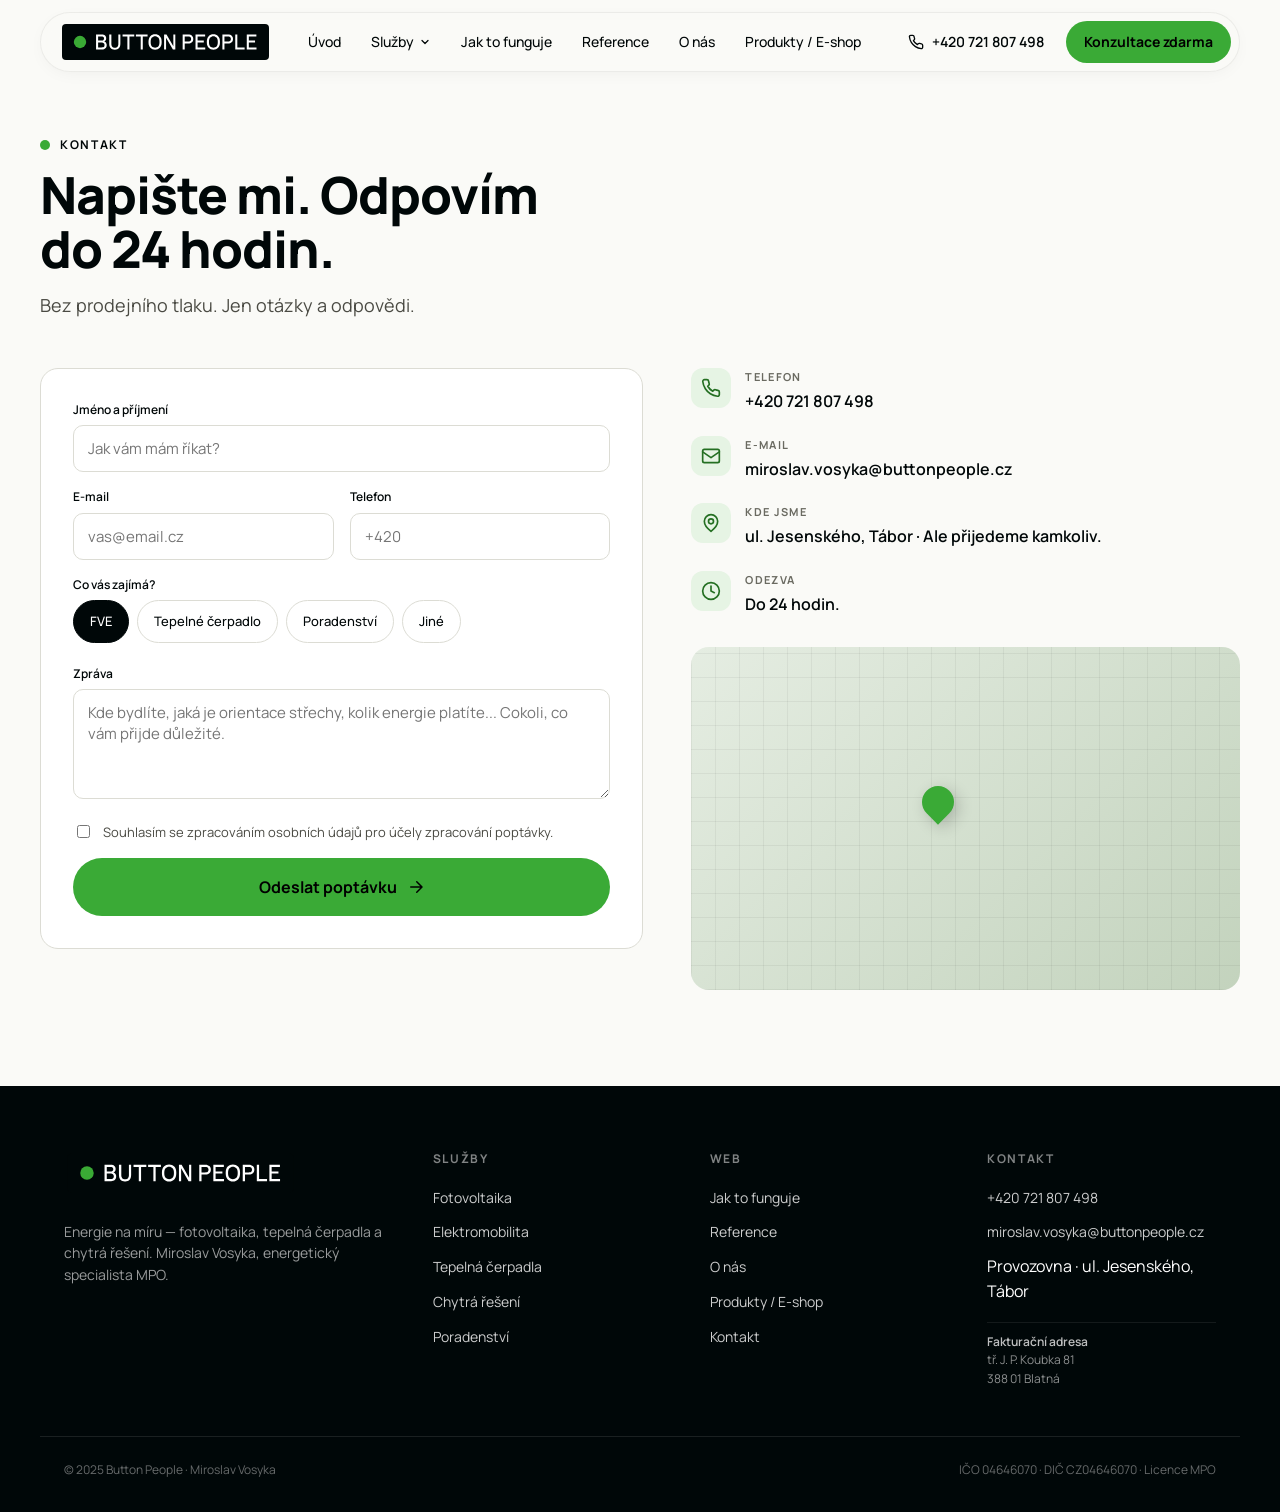
<file: kontakt.html>
<!DOCTYPE html>
<html lang="cs">
<head>
<meta charset="utf-8">
<title>Kontakt — Napište mi | Button People</title>
<meta name="description" content="Kontaktujte Miroslava Vosyku z Button People. Odpovím do 24 hodin. Bez prodejního tlaku — jen odpovědi na vaše otázky.">
<meta name="viewport" content="width=device-width,initial-scale=1">
<link rel="stylesheet" href="style.css?v1">
</head>
<body>

<!-- NAV -->
<div class="nav-wrap">
  <nav class="nav">
    <a href="index.html" class="nav-logo"><img src="buttonpeople.svg" alt="Button People"></a>
    <div class="nav-links">
      <a href="index.html">Úvod</a>
      <div class="nav-dropdown">
          <a href="sluzby.html" class="nav-dropdown-trigger">Služby <svg class="chevron" width="12" height="12" viewBox="0 0 24 24" fill="none" stroke="currentColor" stroke-width="2.5" stroke-linecap="round" stroke-linejoin="round"><path d="M6 9l6 6 6-6"/></svg></a>
          <div class="nav-dropdown-menu">
            <a href="fotovoltaika.html"><span class="dd-icon"><svg viewBox="0 0 24 24"><circle cx="12" cy="12" r="4"/><path d="M12 2v2M12 20v2M4.93 4.93l1.41 1.41M17.66 17.66l1.41 1.41M2 12h2M20 12h2M6.34 17.66l-1.41 1.41M19.07 4.93l-1.41 1.41"/></svg></span>Fotovoltaika</a>
            <a href="elektromobilita.html"><span class="dd-icon"><svg viewBox="0 0 24 24"><path d="M13 2L3 14h9l-1 8 10-12h-9l1-8z"/></svg></span>Elektromobilita</a>
            <a href="tepelna-cerpadla.html"><span class="dd-icon"><svg viewBox="0 0 24 24"><path d="M14 4v10.54a4 4 0 1 1-4 0V4a2 2 0 0 1 4 0Z"/></svg></span>Tepelná čerpadla</a>
            <a href="energeticka-reseni.html"><span class="dd-icon"><svg viewBox="0 0 24 24"><rect x="4" y="4" width="16" height="16" rx="2"/><path d="M9 9h6v6H9zM9 1v3M15 1v3M9 20v3M15 20v3M20 9h3M20 14h3M1 9h3M1 14h3"/></svg></span>Chytrá řešení</a>
            <a href="poradenstvi.html"><span class="dd-icon"><svg viewBox="0 0 24 24"><path d="M12 22s8-4 8-10V5l-8-3-8 3v7c0 6 8 10 8 10z"/><path d="m9 12 2 2 4-4"/></svg></span>Energetické poradenství</a>
          </div>
        </div>
      <a href="jak-to-funguje.html">Jak to funguje</a>
      <a href="reference.html">Reference</a>
      <a href="o-nas.html">O nás</a>
      <a href="eshop.html">Produkty / E-shop</a>
    </div>
    <span class="nav-phone">
      <svg width="16" height="16" viewBox="0 0 24 24" fill="none" stroke="currentColor" stroke-width="2" stroke-linecap="round" stroke-linejoin="round"><path d="M22 16.92v3a2 2 0 0 1-2.18 2 19.79 19.79 0 0 1-8.63-3.07 19.5 19.5 0 0 1-6-6 19.79 19.79 0 0 1-3.07-8.67A2 2 0 0 1 4.11 2h3a2 2 0 0 1 2 1.72 12.84 12.84 0 0 0 .7 2.81 2 2 0 0 1-.45 2.11L8.09 9.91a16 16 0 0 0 6 6l1.27-1.27a2 2 0 0 1 2.11-.45 12.84 12.84 0 0 0 2.81.7A2 2 0 0 1 22 16.92z"/></svg>
      +420 721 807 498
    </span>
    <a href="kontakt.html" class="nav-cta">Konzultace zdarma</a>
  </nav>
</div>

<!-- CONTACT PAGE -->
<section class="container" style="padding:48px 0 96px">
  <div class="eyebrow">Kontakt</div>
  <h1 class="h2" style="max-width:720px;margin-bottom:12px">Napište mi. Odpovím do 24 hodin.</h1>
  <p class="lead" style="max-width:620px;margin-bottom:48px">Bez prodejního tlaku. Jen otázky a odpovědi.</p>

  <div class="contact-grid">
    <div class="contact-card">
      <form class="contact-fields" action="#" method="POST">
        <div class="field">
          <label for="jmeno">Jméno a příjmení</label>
          <input id="jmeno" name="jmeno" type="text" placeholder="Jak vám mám říkat?">
        </div>
        <div style="display:grid;grid-template-columns:1fr 1fr;gap:16px">
          <div class="field">
            <label for="email">E-mail</label>
            <input id="email" name="email" type="email" placeholder="vas@email.cz">
          </div>
          <div class="field">
            <label for="telefon">Telefon</label>
            <input id="telefon" name="telefon" type="tel" placeholder="+420">
          </div>
        </div>
        <div class="field">
          <label>Co vás zajímá?</label>
          <div class="pill-radio">
            <label><input type="radio" name="area" value="FVE" checked> FVE</label>
            <label><input type="radio" name="area" value="tepelne-cerpadlo"> Tepelné čerpadlo</label>
            <label><input type="radio" name="area" value="poradenstvi"> Poradenství</label>
            <label><input type="radio" name="area" value="jine"> Jiné</label>
          </div>
        </div>
        <div class="field">
          <label for="zprava">Zpráva</label>
          <textarea id="zprava" name="zprava" rows="4" placeholder="Kde bydlíte, jaká je orientace střechy, kolik energie platíte... Cokoli, co vám přijde důležité."></textarea>
        </div>
        <label style="display:flex;gap:10px;align-items:flex-start;font-size:13px;color:var(--fg-2);cursor:pointer">
          <input type="checkbox" name="souhlas" style="display:inline;width:auto;margin-top:3px" required>
          Souhlasím se zpracováním osobních údajů pro účely zpracování poptávky.
        </label>
        <button type="submit" class="btn btn-primary btn-lg" style="width:100%;justify-content:center" id="submit-btn">
          Odeslat poptávku
          <svg width="18" height="18" viewBox="0 0 24 24" fill="none" stroke="currentColor" stroke-width="2" stroke-linecap="round" stroke-linejoin="round"><path d="M5 12h14M13 5l7 7-7 7"/></svg>
        </button>
      </form>

      <div id="form-success" style="display:none;text-align:center;padding:48px 24px">
        <div style="width:64px;height:64px;background:var(--bp-green);border-radius:50%;display:flex;align-items:center;justify-content:center;margin:0 auto 24px">
          <svg width="32" height="32" viewBox="0 0 24 24" fill="none" stroke="#fff" stroke-width="2.5" stroke-linecap="round" stroke-linejoin="round"><path d="M20 6L9 17l-5-5"/></svg>
        </div>
        <h2 style="font-size:1.5rem;margin-bottom:12px">Děkujeme!</h2>
        <p style="color:var(--fg-2);max-width:360px;margin:0 auto">Do 24 hodin se Vám ozveme zpět.</p>
      </div>

      <div id="form-error" style="display:none;background:#fff0f0;border:1px solid #fca5a5;border-radius:12px;padding:16px 20px;margin-top:16px;color:#b91c1c;font-size:14px">
        Odeslání se nezdařilo. Zkuste to prosím znovu nebo nás kontaktujte přímo na <a href="mailto:miroslav.vosyka@buttonpeople.cz" style="color:inherit;font-weight:600">miroslav.vosyka@buttonpeople.cz</a>.
      </div>
    </div>

    <div class="contact-info">
      <div class="info-row">
        <div class="icon">
          <svg viewBox="0 0 24 24"><path d="M22 16.92v3a2 2 0 0 1-2.18 2 19.79 19.79 0 0 1-8.63-3.07 19.5 19.5 0 0 1-6-6 19.79 19.79 0 0 1-3.07-8.67A2 2 0 0 1 4.11 2h3a2 2 0 0 1 2 1.72 12.84 12.84 0 0 0 .7 2.81 2 2 0 0 1-.45 2.11L8.09 9.91a16 16 0 0 0 6 6l1.27-1.27a2 2 0 0 1 2.11-.45 12.84 12.84 0 0 0 2.81.7A2 2 0 0 1 22 16.92z"/></svg>
        </div>
        <div>
          <div class="t">Telefon</div>
          <div class="v"><a href="tel:+420721807498">+420 721 807 498</a></div>
        </div>
      </div>
      <div class="info-row">
        <div class="icon">
          <svg viewBox="0 0 24 24"><rect x="2" y="4" width="20" height="16" rx="2"/><path d="m2 7 10 7 10-7"/></svg>
        </div>
        <div>
          <div class="t">E-mail</div>
          <div class="v"><a href="mailto:miroslav.vosyka@buttonpeople.cz">miroslav.vosyka@buttonpeople.cz</a></div>
        </div>
      </div>
      <div class="info-row">
        <div class="icon">
          <svg viewBox="0 0 24 24"><path d="M20 10c0 6-8 12-8 12s-8-6-8-12a8 8 0 0 1 16 0z"/><circle cx="12" cy="10" r="3"/></svg>
        </div>
        <div>
          <div class="t">Kde jsme</div>
          <div class="v">ul. Jesenského, Tábor · Ale přijedeme kamkoliv.</div>
        </div>
      </div>
      <div class="info-row">
        <div class="icon">
          <svg viewBox="0 0 24 24"><circle cx="12" cy="12" r="10"/><path d="M12 6v6l4 2"/></svg>
        </div>
        <div>
          <div class="t">Odezva</div>
          <div class="v">Do 24 hodin.</div>
        </div>
      </div>
      <div style="aspect-ratio:16/10;background:linear-gradient(135deg,#e5ede2,#c3d3bd);border-radius:18px;margin-top:8px;position:relative;overflow:hidden">
        <div style="position:absolute;inset:0;background-image:repeating-linear-gradient(0deg,rgba(0,0,0,0.05) 0 1px,transparent 1px 24px),repeating-linear-gradient(90deg,rgba(0,0,0,0.05) 0 1px,transparent 1px 24px)"></div>
        <div style="position:absolute;left:45%;top:50%;width:32px;height:32px;border-radius:50% 50% 50% 0;background:var(--bp-green);transform:translate(-50%,-100%) rotate(-45deg);box-shadow:0 6px 16px rgba(0,0,0,.2)"></div>
      </div>
    </div>
  </div>
</section>

<!-- FOOTER -->
<footer class="footer" style="margin-top:0">
  <div class="container footer-inner">
    <div>
      <a href="index.html" class="nav-logo"><img src="buttonpeople.svg" alt="Button People"></a>
      <p class="footer-about">Energie na míru — fotovoltaika, tepelná čerpadla a chytrá řešení. Miroslav Vosyka, energetický specialista MPO.</p>
    </div>
    <div class="footer-col">
      <h5>Služby</h5>
      <ul>
        <li><a href="fotovoltaika.html">Fotovoltaika</a></li>
        <li><a href="elektromobilita.html">Elektromobilita</a></li>
        <li><a href="tepelna-cerpadla.html">Tepelná čerpadla</a></li>
        <li><a href="energeticka-reseni.html">Chytrá řešení</a></li>
        <li><a href="poradenstvi.html">Poradenství</a></li>
      </ul>
    </div>
    <div class="footer-col">
      <h5>Web</h5>
      <ul>
        <li><a href="jak-to-funguje.html">Jak to funguje</a></li>
        <li><a href="reference.html">Reference</a></li>
        <li><a href="o-nas.html">O nás</a></li>
        <li><a href="eshop.html">Produkty / E-shop</a></li>
        <li><a href="kontakt.html">Kontakt</a></li>
      </ul>
    </div>
    <div class="footer-col">
      <h5>Kontakt</h5>
      <ul>
        <li><a href="tel:+420721807498">+420 721 807 498</a></li>
        <li><a href="mailto:miroslav.vosyka@buttonpeople.cz">miroslav.vosyka@buttonpeople.cz</a></li>
        <li>Provozovna · ul. Jesenského, Tábor</li>
        <li style="margin-top:8px;padding-top:10px;border-top:1px solid rgba(255,255,255,0.08);font-size:12px;color:rgba(255,255,255,0.55);line-height:1.55">
          <strong style="color:rgba(255,255,255,0.75);font-weight:600">Fakturační adresa</strong><br>
          tř. J. P. Koubka 81<br>388 01 Blatná
        </li>
      </ul>
    </div>
  </div>
  <div class="container footer-bottom">
    <span>© 2025 Button People · Miroslav Vosyka</span>
    <span>IČO 04646070 · DIČ CZ04646070 · Licence MPO</span>
  </div>
</footer>

<script>
document.querySelector('.contact-fields').addEventListener('submit', async function(e) {
  e.preventDefault();
  const btn = document.getElementById('submit-btn');
  const errBox = document.getElementById('form-error');
  btn.disabled = true;
  btn.textContent = 'Odesílám…';
  errBox.style.display = 'none';

  try {
    const res = await fetch('https://formspree.io/f/mnjlkyqw', {
      method: 'POST',
      body: new FormData(this),
      headers: { 'Accept': 'application/json' }
    });
    const data = await res.json();
    if (res.ok) {
      this.style.display = 'none';
      document.getElementById('form-success').style.display = 'block';
    } else {
      throw new Error(data.error);
    }
  } catch (err) {
    errBox.style.display = 'block';
    btn.disabled = false;
    btn.innerHTML = 'Odeslat poptávku <svg width="18" height="18" viewBox="0 0 24 24" fill="none" stroke="currentColor" stroke-width="2" stroke-linecap="round" stroke-linejoin="round"><path d="M5 12h14M13 5l7 7-7 7"/></svg>';
  }
});
</script>
</body>
</html>
</file>
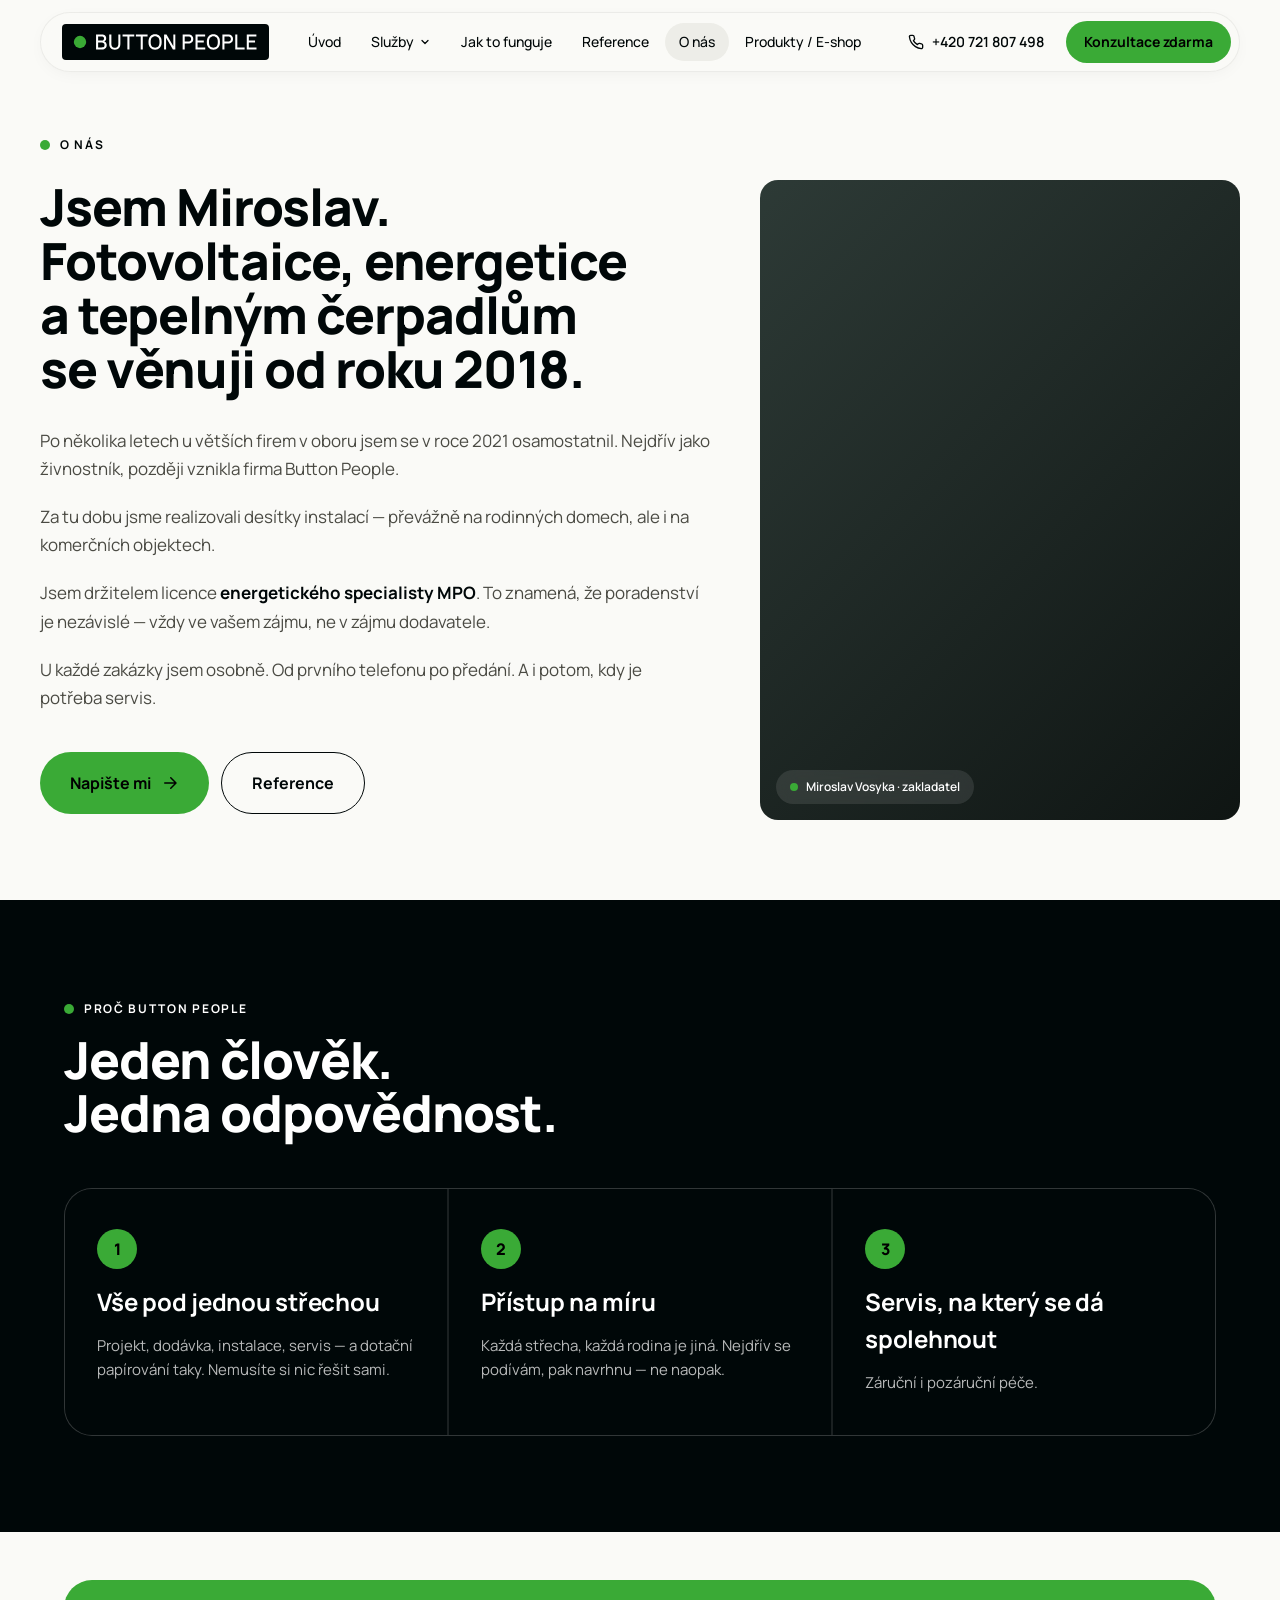
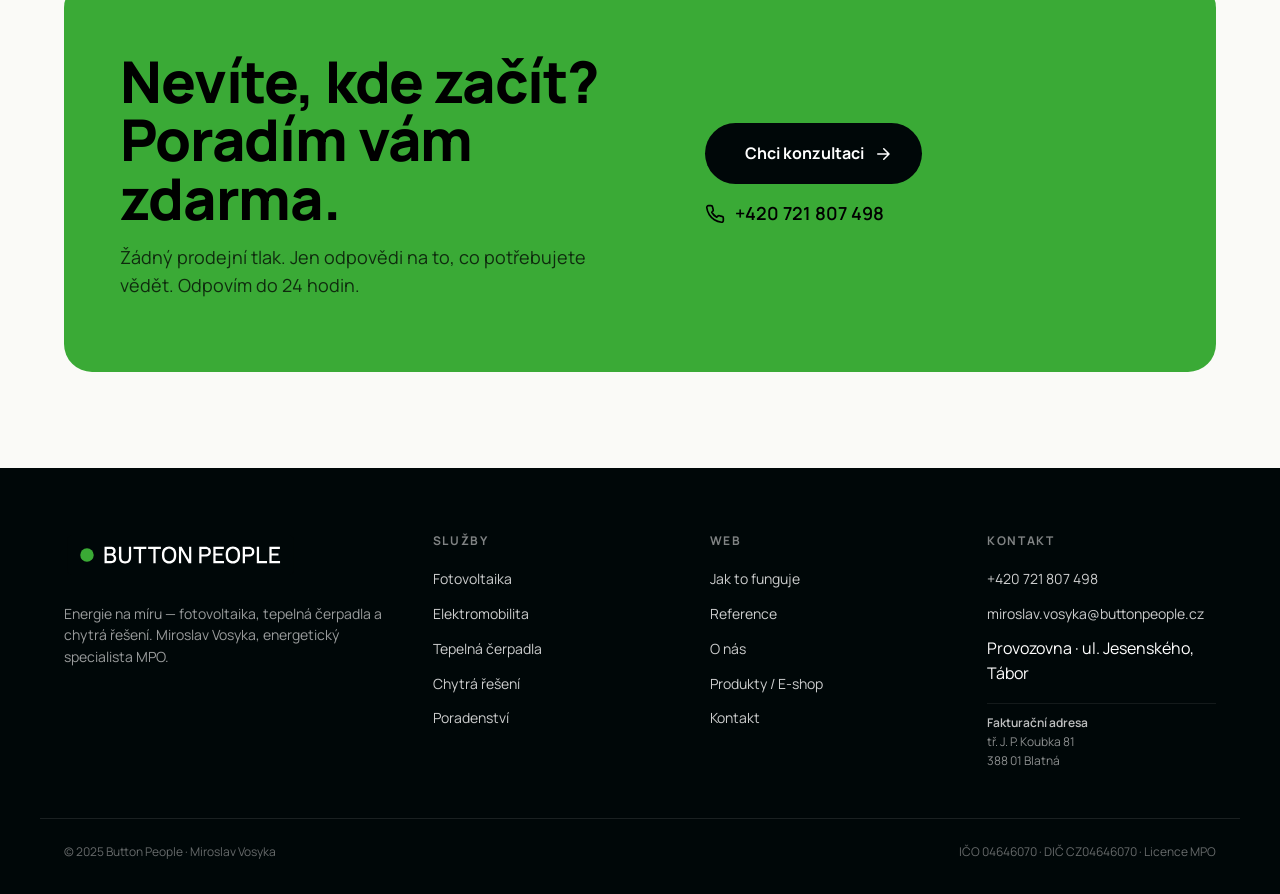
<file: o-nas.html>
<!DOCTYPE html>
<html lang="cs">
<head>
<meta charset="utf-8">
<title>O nás — Miroslav Vosyka, energetický specialista | Button People</title>
<meta name="description" content="Jsem Miroslav Vosyka. Fotovoltaice, energetice a tepelným čerpadlům se věnuji od roku 2018. Držitel licence energetického specialisty MPO.">
<meta name="viewport" content="width=device-width,initial-scale=1">
<link rel="stylesheet" href="style.css?v1">
</head>
<body>

<!-- NAV -->
<div class="nav-wrap">
  <nav class="nav">
    <a href="index.html" class="nav-logo"><img src="buttonpeople.svg" alt="Button People"></a>
    <div class="nav-links">
      <a href="index.html">Úvod</a>
      <div class="nav-dropdown">
          <a href="sluzby.html" class="nav-dropdown-trigger">Služby <svg class="chevron" width="12" height="12" viewBox="0 0 24 24" fill="none" stroke="currentColor" stroke-width="2.5" stroke-linecap="round" stroke-linejoin="round"><path d="M6 9l6 6 6-6"/></svg></a>
          <div class="nav-dropdown-menu">
            <a href="fotovoltaika.html"><span class="dd-icon"><svg viewBox="0 0 24 24"><circle cx="12" cy="12" r="4"/><path d="M12 2v2M12 20v2M4.93 4.93l1.41 1.41M17.66 17.66l1.41 1.41M2 12h2M20 12h2M6.34 17.66l-1.41 1.41M19.07 4.93l-1.41 1.41"/></svg></span>Fotovoltaika</a>
            <a href="elektromobilita.html"><span class="dd-icon"><svg viewBox="0 0 24 24"><path d="M13 2L3 14h9l-1 8 10-12h-9l1-8z"/></svg></span>Elektromobilita</a>
            <a href="tepelna-cerpadla.html"><span class="dd-icon"><svg viewBox="0 0 24 24"><path d="M14 4v10.54a4 4 0 1 1-4 0V4a2 2 0 0 1 4 0Z"/></svg></span>Tepelná čerpadla</a>
            <a href="energeticka-reseni.html"><span class="dd-icon"><svg viewBox="0 0 24 24"><rect x="4" y="4" width="16" height="16" rx="2"/><path d="M9 9h6v6H9zM9 1v3M15 1v3M9 20v3M15 20v3M20 9h3M20 14h3M1 9h3M1 14h3"/></svg></span>Chytrá řešení</a>
            <a href="poradenstvi.html"><span class="dd-icon"><svg viewBox="0 0 24 24"><path d="M12 22s8-4 8-10V5l-8-3-8 3v7c0 6 8 10 8 10z"/><path d="m9 12 2 2 4-4"/></svg></span>Energetické poradenství</a>
          </div>
        </div>
      <a href="jak-to-funguje.html">Jak to funguje</a>
      <a href="reference.html">Reference</a>
      <a href="o-nas.html" class="active">O nás</a>
      <a href="eshop.html">Produkty / E-shop</a>
    </div>
    <span class="nav-phone">
      <svg width="16" height="16" viewBox="0 0 24 24" fill="none" stroke="currentColor" stroke-width="2" stroke-linecap="round" stroke-linejoin="round"><path d="M22 16.92v3a2 2 0 0 1-2.18 2 19.79 19.79 0 0 1-8.63-3.07 19.5 19.5 0 0 1-6-6 19.79 19.79 0 0 1-3.07-8.67A2 2 0 0 1 4.11 2h3a2 2 0 0 1 2 1.72 12.84 12.84 0 0 0 .7 2.81 2 2 0 0 1-.45 2.11L8.09 9.91a16 16 0 0 0 6 6l1.27-1.27a2 2 0 0 1 2.11-.45 12.84 12.84 0 0 0 2.81.7A2 2 0 0 1 22 16.92z"/></svg>
      +420 721 807 498
    </span>
    <a href="kontakt.html" class="nav-cta">Konzultace zdarma</a>
  </nav>
</div>

<!-- ABOUT -->
<section class="container" style="padding:48px 0 80px">
  <div class="eyebrow">O nás</div>
  <div style="display:grid;grid-template-columns:1.4fr 1fr;gap:48px;margin-top:12px;align-items:start">
    <div>
      <h1 class="h2" style="margin-bottom:32px">Jsem Miroslav. Fotovoltaice, energetice a tepelným čerpadlům se věnuji od roku 2018.</h1>
      <div style="display:grid;gap:20px;font-size:17px;color:var(--fg-2);line-height:1.65">
        <p>Po několika letech u větších firem v oboru jsem se v roce 2021 osamostatnil. Nejdřív jako živnostník, později vznikla firma Button People.</p>
        <p>Za tu dobu jsme realizovali desítky instalací — převážně na rodinných domech, ale i na komerčních objektech.</p>
        <p>Jsem držitelem licence <strong style="color:var(--fg-1)">energetického specialisty MPO</strong>. To znamená, že poradenství je nezávislé — vždy ve vašem zájmu, ne v zájmu dodavatele.</p>
        <p>U každé zakázky jsem osobně. Od prvního telefonu po předání. A i potom, kdy je potřeba servis.</p>
      </div>
      <div style="margin-top:40px;display:flex;gap:12px;flex-wrap:wrap">
        <a href="kontakt.html" class="btn btn-primary btn-lg">Napište mi
          <svg width="18" height="18" viewBox="0 0 24 24" fill="none" stroke="currentColor" stroke-width="2" stroke-linecap="round" stroke-linejoin="round"><path d="M5 12h14M13 5l7 7-7 7"/></svg>
        </a>
        <a href="reference.html" class="btn btn-ghost btn-lg">Reference</a>
      </div>
    </div>
    <div style="aspect-ratio:3/4;background:linear-gradient(135deg,#2d3a36,#0f1513);border-radius:18px;position:relative;overflow:hidden">
      <span class="hero-frame-tag"><span class="dot"></span>Miroslav Vosyka · zakladatel</span>
    </div>
  </div>
</section>

<!-- WHY US -->
<section class="section section-dark">
  <div class="container">
    <div class="section-head">
      <div class="section-head-left">
        <div class="eyebrow" style="color:#fff">Proč Button People</div>
        <h2 class="h2">Jeden člověk. Jedna odpovědnost.</h2>
      </div>
    </div>
    <div class="whyus-grid">
      <div class="whyus-item">
        <div class="whyus-num">1</div>
        <div class="whyus-title">Vše pod jednou střechou</div>
        <div class="whyus-body">Projekt, dodávka, instalace, servis — a dotační papírování taky. Nemusíte si nic řešit sami.</div>
      </div>
      <div class="whyus-item">
        <div class="whyus-num">2</div>
        <div class="whyus-title">Přístup na míru</div>
        <div class="whyus-body">Každá střecha, každá rodina je jiná. Nejdřív se podívám, pak navrhnu — ne naopak.</div>
      </div>
      <div class="whyus-item">
        <div class="whyus-num">3</div>
        <div class="whyus-title">Servis, na který se dá spolehnout</div>
        <div class="whyus-body">Záruční i pozáruční péče.</div>
      </div>
    </div>
  </div>
</section>

<!-- CTA CLOSE -->
<div class="cta-wrap">
  <div class="container">
    <div class="cta-close">
      <div>
        <h2>Nevíte, kde začít?<br>Poradím vám zdarma.</h2>
        <p>Žádný prodejní tlak. Jen odpovědi na to, co potřebujete vědět. Odpovím do 24 hodin.</p>
      </div>
      <div class="cta-actions">
        <a href="kontakt.html" class="btn btn-dark btn-lg">Chci konzultaci
          <svg width="18" height="18" viewBox="0 0 24 24" fill="none" stroke="currentColor" stroke-width="2" stroke-linecap="round" stroke-linejoin="round"><path d="M5 12h14M13 5l7 7-7 7"/></svg>
        </a>
        <span class="phone">
          <svg width="20" height="20" viewBox="0 0 24 24" fill="none" stroke="currentColor" stroke-width="2" stroke-linecap="round" stroke-linejoin="round"><path d="M22 16.92v3a2 2 0 0 1-2.18 2 19.79 19.79 0 0 1-8.63-3.07 19.5 19.5 0 0 1-6-6 19.79 19.79 0 0 1-3.07-8.67A2 2 0 0 1 4.11 2h3a2 2 0 0 1 2 1.72 12.84 12.84 0 0 0 .7 2.81 2 2 0 0 1-.45 2.11L8.09 9.91a16 16 0 0 0 6 6l1.27-1.27a2 2 0 0 1 2.11-.45 12.84 12.84 0 0 0 2.81.7A2 2 0 0 1 22 16.92z"/></svg>
          +420 721 807 498
        </span>
      </div>
    </div>
  </div>
</div>

<!-- FOOTER -->
<footer class="footer" style="margin-top:0">
  <div class="container footer-inner">
    <div>
      <a href="index.html" class="nav-logo"><img src="buttonpeople.svg" alt="Button People"></a>
      <p class="footer-about">Energie na míru — fotovoltaika, tepelná čerpadla a chytrá řešení. Miroslav Vosyka, energetický specialista MPO.</p>
    </div>
    <div class="footer-col">
      <h5>Služby</h5>
      <ul>
        <li><a href="fotovoltaika.html">Fotovoltaika</a></li>
        <li><a href="elektromobilita.html">Elektromobilita</a></li>
        <li><a href="tepelna-cerpadla.html">Tepelná čerpadla</a></li>
        <li><a href="energeticka-reseni.html">Chytrá řešení</a></li>
        <li><a href="poradenstvi.html">Poradenství</a></li>
      </ul>
    </div>
    <div class="footer-col">
      <h5>Web</h5>
      <ul>
        <li><a href="jak-to-funguje.html">Jak to funguje</a></li>
        <li><a href="reference.html">Reference</a></li>
        <li><a href="o-nas.html">O nás</a></li>
        <li><a href="eshop.html">Produkty / E-shop</a></li>
        <li><a href="kontakt.html">Kontakt</a></li>
      </ul>
    </div>
    <div class="footer-col">
      <h5>Kontakt</h5>
      <ul>
        <li><a href="tel:+420721807498">+420 721 807 498</a></li>
        <li><a href="mailto:miroslav.vosyka@buttonpeople.cz">miroslav.vosyka@buttonpeople.cz</a></li>
        <li>Provozovna · ul. Jesenského, Tábor</li>
        <li style="margin-top:8px;padding-top:10px;border-top:1px solid rgba(255,255,255,0.08);font-size:12px;color:rgba(255,255,255,0.55);line-height:1.55">
          <strong style="color:rgba(255,255,255,0.75);font-weight:600">Fakturační adresa</strong><br>
          tř. J. P. Koubka 81<br>388 01 Blatná
        </li>
      </ul>
    </div>
  </div>
  <div class="container footer-bottom">
    <span>© 2025 Button People · Miroslav Vosyka</span>
    <span>IČO 04646070 · DIČ CZ04646070 · Licence MPO</span>
  </div>
</footer>

<a href="kontakt.html" class="sticky-cta">Konzultace zdarma</a>

</body>
</html>
</file>
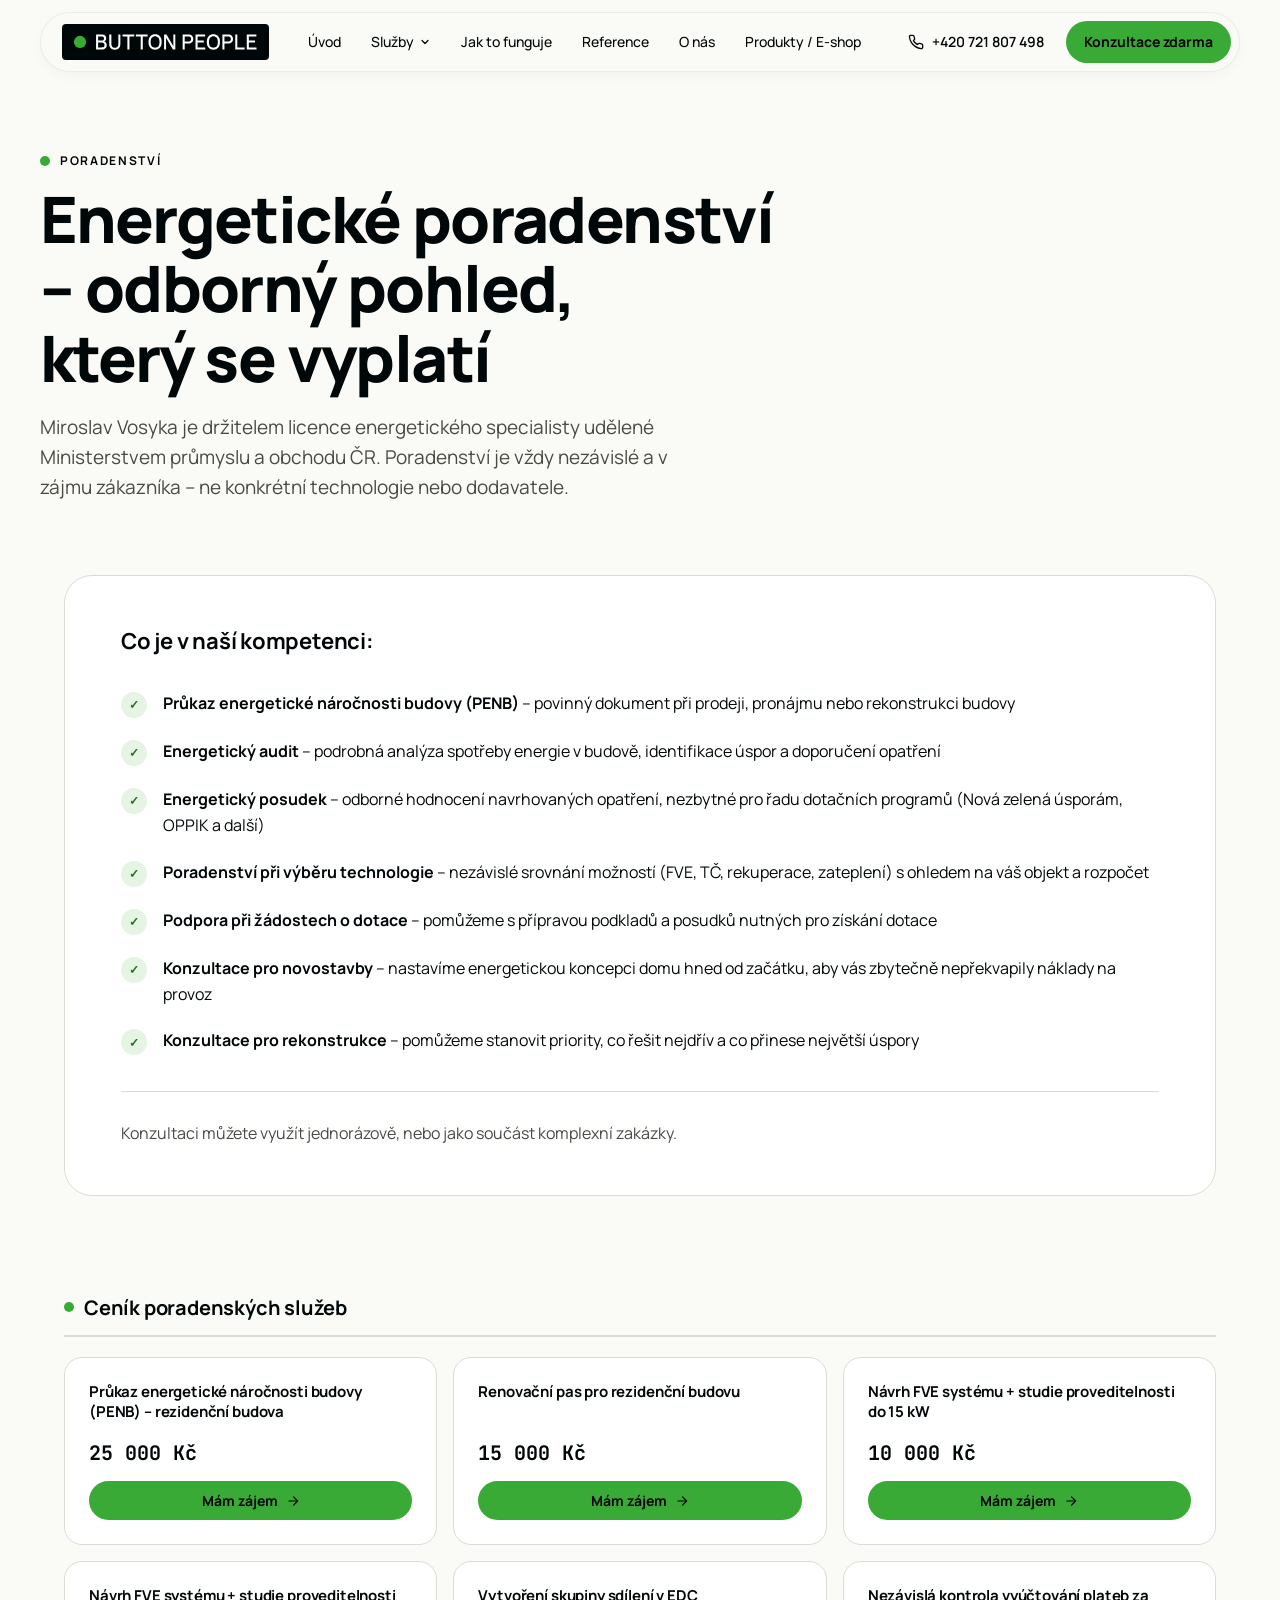
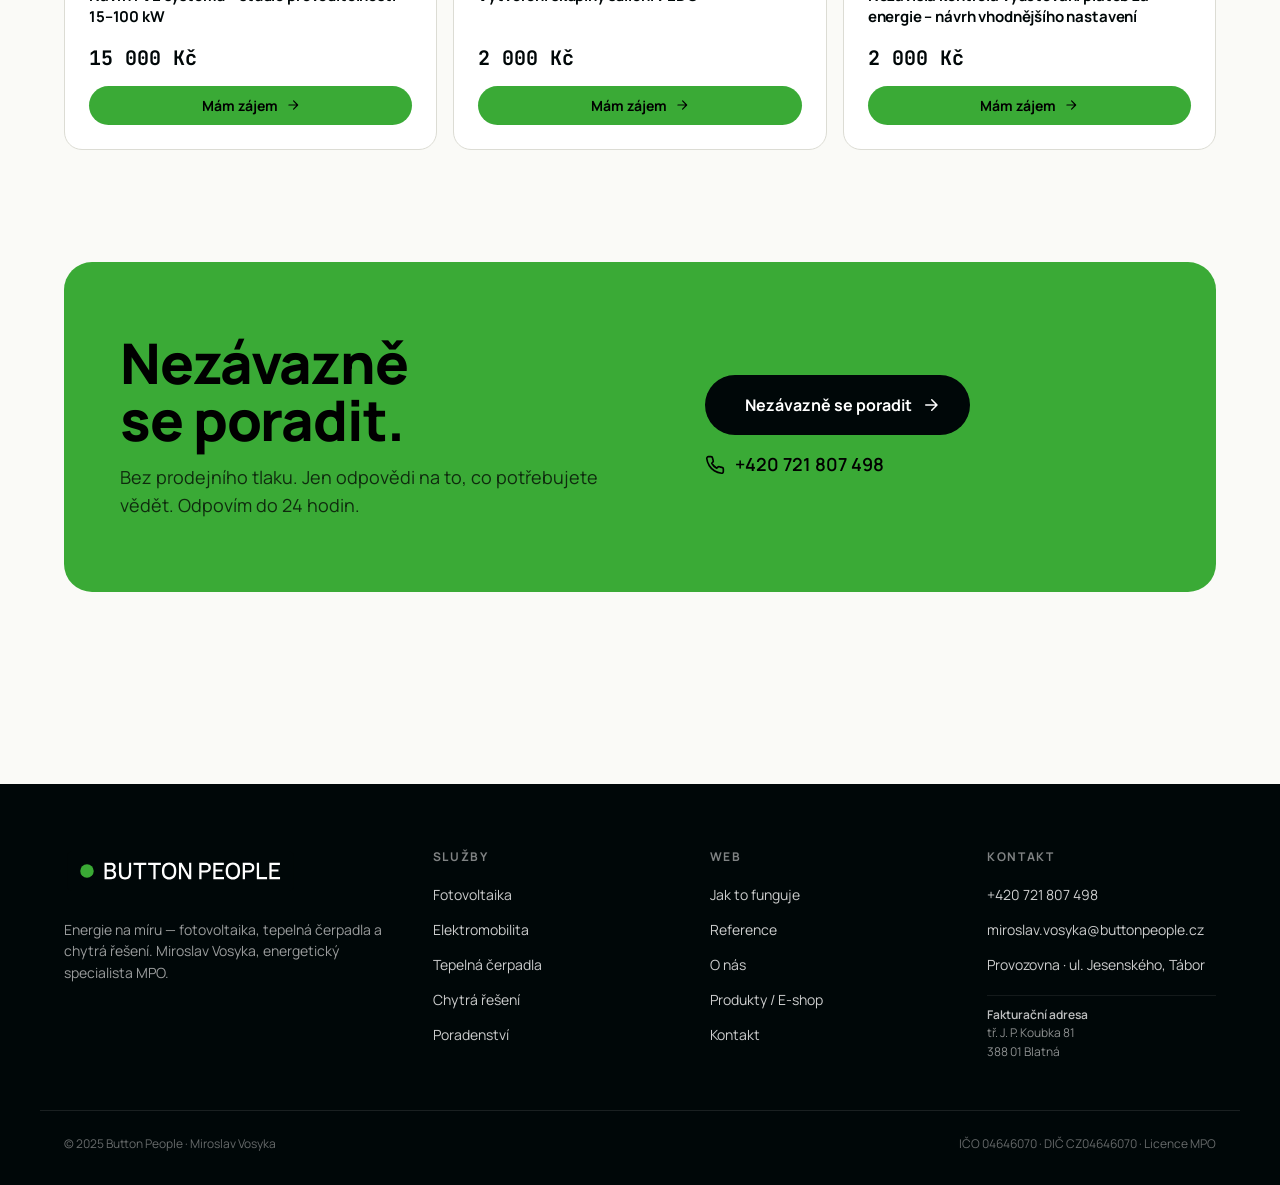
<file: poradenstvi.html>
<!DOCTYPE html>
<html lang="cs">
<head>
<meta charset="utf-8">
<title>Energetické poradenství – odborný pohled, který se vyplatí | Button People</title>
<meta name="viewport" content="width=device-width,initial-scale=1">
<link rel="stylesheet" href="style.css?v1">
<style>
@import url('https://fonts.googleapis.com/css2?family=Manrope:wght@400;500;600;700;800&family=JetBrains+Mono:wght@400;500&display=swap');

:root {
  --bp-green:       #3AAA36;
  --bp-green-600:   #2E8D2B;
  --bp-green-700:   #246F22;
  --bp-green-100:   #E6F4E4;
  --bp-black:       #000708;
  --bp-paper:       #FAFAF7;
  --bp-stone-50:    #F5F5F2;
  --bp-stone-100:   #EDEDE8;
  --bp-stone-200:   #DCDCD4;
  --bp-stone-500:   #6A6A61;
  --bp-stone-600:   #4A4A43;
  --fg-1:           var(--bp-black);
  --fg-2:           var(--bp-stone-600);
  --fg-3:           var(--bp-stone-500);
  --border-1:       var(--bp-stone-200);
  --bg-page:        var(--bp-paper);
  --font-sans:      'Manrope', 'Helvetica Neue', Arial, sans-serif;
  --radius-lg:      18px;
  --radius-xl:      28px;
  --shadow-lg:      0 20px 40px -12px rgba(0,7,8,0.18), 0 4px 8px rgba(0,7,8,0.06);
  --dur-fast:       120ms;
  --ease-out:       cubic-bezier(.22,.61,.36,1);
  --container:      1200px;
  --shadow-md:      0 6px 16px -4px rgba(0,7,8,0.10), 0 2px 4px rgba(0,7,8,0.06);
  --font-mono:      'JetBrains Mono', ui-monospace, 'SF Mono', Menlo, monospace;
  --dur-base:       220ms;
}

html { -webkit-text-size-adjust: 100%; }
body { font-family: var(--font-sans); font-size: 16px; line-height: 1.55; color: var(--fg-1); background: var(--bg-page); -webkit-font-smoothing: antialiased; text-rendering: optimizeLegibility; margin: 0; }
* { box-sizing: border-box; }
a { color: inherit; text-decoration: none; }
p { margin: 0; text-wrap: pretty; }
.container { max-width: var(--container); margin: 0 auto; padding: 0 24px; }

.nav-wrap { position: sticky; top: 0; z-index: 50; padding: 12px 24px; }
.nav { max-width: var(--container); margin: 0 auto; display: flex; align-items: center; gap: 8px; background: rgba(250,250,247,0.80); backdrop-filter: blur(16px); -webkit-backdrop-filter: blur(16px); border-radius: 999px; padding: 8px 8px 8px 18px; border: 1px solid rgba(0,7,8,0.06); box-shadow: 0 4px 20px -8px rgba(0,7,8,0.08); }
.nav-logo { display: inline-flex; align-items: center; padding: 0; }
.nav-logo img { height: 42px; width: auto; display: block; }
.nav-logo .dot { width: 12px; height: 12px; border-radius: 50%; background: var(--bp-green); display: inline-block; flex: none; }
.nav-links { display: flex; gap: 2px; margin-left: 14px; flex: 1; }
.nav-links a { padding: 8px 14px; border-radius: 999px; font-size: 14px; font-weight: 500; color: var(--fg-1); transition: background var(--dur-fast) var(--ease-out); }
.nav-links a:hover { background: rgba(0,7,8,0.05); }
.nav-phone { display: inline-flex; align-items: center; gap: 8px; padding: 8px 14px; font-size: 14px; font-weight: 600; color: var(--fg-1); }
.nav-cta { display: inline-flex; align-items: center; gap: 8px; padding: 10px 18px; border-radius: 999px; background: var(--bp-green); color: #000; font-weight: 700; font-size: 14px; transition: background var(--dur-fast); }
.nav-cta:hover { background: var(--bp-green-600); color: #fff; }

.btn { display: inline-flex; align-items: center; gap: 10px; padding: 14px 24px; border-radius: 999px; font-weight: 700; font-size: 15px; border: none; cursor: pointer; font-family: inherit; transition: all var(--dur-fast) var(--ease-out); text-decoration: none; }
.btn-dark { background: var(--bp-black); color: #fff; }
.btn-dark:hover { opacity: 0.88; }
.btn-lg { padding: 18px 30px; font-size: 16px; }

.eyebrow { display: inline-flex; align-items: center; gap: 10px; font-size: 12px; letter-spacing: .14em; text-transform: uppercase; font-weight: 700; margin-bottom: 14px; }
.eyebrow::before { content: ''; width: 10px; height: 10px; border-radius: 50%; background: var(--bp-green); }

.page-header { padding: 64px 0 72px; }
.page-title { font-weight: 800; font-size: clamp(36px, 5vw, 64px); line-height: 1.08; letter-spacing: -0.025em; max-width: 820px; margin: 0 0 20px; }
.page-lead { font-size: 19px; color: var(--fg-2); line-height: 1.6; max-width: 660px; }

.service-content { padding-bottom: 96px; }
.content-card { background: #fff; border: 1px solid var(--border-1); border-radius: var(--radius-xl); padding: 48px 56px; }
.content-card h3 { font-family: var(--font-sans); font-size: 22px; font-weight: 700; margin: 0 0 32px; letter-spacing: -0.01em; }
.service-bullets { list-style: none; padding: 0; margin: 0 0 36px; display: grid; gap: 20px; }
.service-bullets li { display: flex; gap: 16px; align-items: flex-start; font-size: 16px; line-height: 1.65; }
.bullet-icon { width: 26px; height: 26px; border-radius: 50%; background: var(--bp-green-100); color: var(--bp-green-700); display: flex; align-items: center; justify-content: center; flex-shrink: 0; margin-top: 2px; font-size: 12px; font-weight: 800; }
.service-closing { font-size: 16px; color: var(--fg-2); line-height: 1.65; padding-top: 28px; border-top: 1px solid var(--border-1); }

.cta-wrap { padding: 48px 0 96px; }
.cta-close { background: var(--bp-green); border-radius: var(--radius-xl); padding: 72px 56px; display: grid; grid-template-columns: 1.2fr 1fr; gap: 40px; align-items: center; }
.cta-close h2 { font-family: var(--font-sans); font-size: clamp(36px, 4.5vw, 56px); font-weight: 800; line-height: 1.02; letter-spacing: -0.02em; margin: 0 0 16px; color: #000; }
.cta-close p { color: rgba(0,0,0,0.75); font-size: 18px; max-width: 480px; margin: 0; }
.cta-actions { display: flex; flex-direction: column; gap: 16px; align-items: flex-start; }
.cta-phone { display: inline-flex; align-items: center; gap: 10px; font-size: 18px; font-weight: 600; color: #000; }

.footer { background: var(--bp-black); color: #fff; padding: 64px 0 32px; }
.footer-inner { display: grid; grid-template-columns: 1.4fr 1fr 1fr 1fr; gap: 48px; padding-bottom: 48px; border-bottom: 1px solid rgba(255,255,255,0.10); }
.footer h5 { font-size: 12px; letter-spacing: .14em; text-transform: uppercase; color: rgba(255,255,255,0.50); margin: 0 0 16px; font-weight: 700; }
.footer-col ul { list-style: none; padding: 0; margin: 0; display: grid; gap: 10px; }
.footer-col a { color: rgba(255,255,255,0.80); font-size: 14px; transition: color var(--dur-fast); }
.footer-col a:hover { color: var(--bp-green); }
.footer-about { font-size: 14px; color: rgba(255,255,255,0.60); line-height: 1.55; margin-top: 18px; max-width: 320px; }
.footer-bottom { display: flex; justify-content: space-between; align-items: center; padding-top: 24px; font-size: 12px; color: rgba(255,255,255,0.40); }
.footer-logo { display: inline-flex; align-items: center; padding: 0; }
.footer-logo img { height: 46px; width: auto; display: block; }
.footer-logo .dot { width: 12px; height: 12px; border-radius: 50%; background: var(--bp-green); display: inline-block; }

.products-section { padding-bottom: 64px; }
.shop-section-title { font-size: 20px; font-weight: 700; letter-spacing: -0.01em; margin-bottom: 20px; padding-bottom: 12px; border-bottom: 2px solid var(--border-1); display: flex; align-items: center; gap: 10px; }
.shop-section-title::before { content: ''; width: 10px; height: 10px; border-radius: 50%; background: var(--bp-green); display: inline-block; flex: none; }
.product-grid { display: grid; grid-template-columns: repeat(3, 1fr); gap: 16px; }
.product-card { background: #fff; border: 1px solid var(--border-1); border-radius: var(--radius-lg); padding: 24px; display: flex; flex-direction: column; gap: 12px; transition: all var(--dur-base) var(--ease-out); }
.product-card:hover { transform: translateY(-3px); box-shadow: var(--shadow-md); border-color: var(--bp-stone-200); }
.product-name { font-size: 15px; font-weight: 700; line-height: 1.35; letter-spacing: -0.01em; }
.product-price { font-family: var(--font-mono); font-size: 20px; font-weight: 700; color: var(--fg-1); margin-top: auto; padding-top: 4px; }
.product-btn { display: flex; align-items: center; justify-content: center; gap: 8px; padding: 10px 16px; border-radius: 999px; background: var(--bp-green); color: #000; font-weight: 700; font-size: 14px; cursor: pointer; border: none; font-family: var(--font-sans); transition: background var(--dur-fast); width: 100%; }
.product-btn:hover { background: var(--bp-green-600); color: #fff; }

.sticky-cta { display: none; position: fixed; bottom: 16px; right: 16px; z-index: 60; background: var(--bp-green); color: #000; padding: 14px 22px; border-radius: 999px; font-weight: 700; font-size: 14px; font-family: var(--font-sans); box-shadow: var(--shadow-lg); }

@media (max-width: 900px) {
  .cta-close { grid-template-columns: 1fr; padding: 40px 28px; }
  .footer-inner { grid-template-columns: 1fr 1fr; }
  .content-card { padding: 32px 24px; }
  .nav-links { display: none; }
  .nav-phone { display: none; }
  .nav-logo img { height: 28px; }
  .nav-cta { white-space: nowrap; }
  .sticky-cta { display: inline-flex; }
  .product-grid { grid-template-columns: 1fr 1fr; }
}
</style>
</head>
<body>

<div class="nav-wrap">
  <nav class="nav">
    <a href="index.html" class="nav-logo"><img src="buttonpeople.svg" alt="Button People"></a>
    <div class="nav-links">
      <a href="index.html">Úvod</a>
      <div class="nav-dropdown">
          <a href="sluzby.html" class="nav-dropdown-trigger">Služby <svg class="chevron" width="12" height="12" viewBox="0 0 24 24" fill="none" stroke="currentColor" stroke-width="2.5" stroke-linecap="round" stroke-linejoin="round"><path d="M6 9l6 6 6-6"/></svg></a>
          <div class="nav-dropdown-menu">
            <a href="fotovoltaika.html"><span class="dd-icon"><svg viewBox="0 0 24 24"><circle cx="12" cy="12" r="4"/><path d="M12 2v2M12 20v2M4.93 4.93l1.41 1.41M17.66 17.66l1.41 1.41M2 12h2M20 12h2M6.34 17.66l-1.41 1.41M19.07 4.93l-1.41 1.41"/></svg></span>Fotovoltaika</a>
            <a href="elektromobilita.html"><span class="dd-icon"><svg viewBox="0 0 24 24"><path d="M13 2L3 14h9l-1 8 10-12h-9l1-8z"/></svg></span>Elektromobilita</a>
            <a href="tepelna-cerpadla.html"><span class="dd-icon"><svg viewBox="0 0 24 24"><path d="M14 4v10.54a4 4 0 1 1-4 0V4a2 2 0 0 1 4 0Z"/></svg></span>Tepelná čerpadla</a>
            <a href="energeticka-reseni.html"><span class="dd-icon"><svg viewBox="0 0 24 24"><rect x="4" y="4" width="16" height="16" rx="2"/><path d="M9 9h6v6H9zM9 1v3M15 1v3M9 20v3M15 20v3M20 9h3M20 14h3M1 9h3M1 14h3"/></svg></span>Chytrá řešení</a>
            <a href="poradenstvi.html"><span class="dd-icon"><svg viewBox="0 0 24 24"><path d="M12 22s8-4 8-10V5l-8-3-8 3v7c0 6 8 10 8 10z"/><path d="m9 12 2 2 4-4"/></svg></span>Energetické poradenství</a>
          </div>
        </div>
      <a href="jak-to-funguje.html">Jak to funguje</a>
      <a href="reference.html">Reference</a>
      <a href="o-nas.html">O nás</a>
      <a href="eshop.html">Produkty / E-shop</a>
    </div>
    <span class="nav-phone">
      <svg width="16" height="16" viewBox="0 0 24 24" fill="none" stroke="currentColor" stroke-width="2" stroke-linecap="round" stroke-linejoin="round"><path d="M22 16.92v3a2 2 0 0 1-2.18 2 19.79 19.79 0 0 1-8.63-3.07 19.5 19.5 0 0 1-6-6 19.79 19.79 0 0 1-3.07-8.67A2 2 0 0 1 4.11 2h3a2 2 0 0 1 2 1.72 12.84 12.84 0 0 0 .7 2.81 2 2 0 0 1-.45 2.11L8.09 9.91a16 16 0 0 0 6 6l1.27-1.27a2 2 0 0 1 2.11-.45 12.84 12.84 0 0 0 2.81.7A2 2 0 0 1 22 16.92z"/></svg>
      +420 721 807 498
    </span>
    <a href="kontakt.html" class="nav-cta">Konzultace zdarma</a>
  </nav>
</div>

<div class="container page-header">
  <div class="eyebrow">Poradenství</div>
  <h1 class="page-title">Energetické poradenství – odborný pohled, který se vyplatí</h1>
  <p class="page-lead">Miroslav Vosyka je držitelem licence energetického specialisty udělené Ministerstvem průmyslu a obchodu ČR. Poradenství je vždy nezávislé a v zájmu zákazníka – ne konkrétní technologie nebo dodavatele.</p>
</div>

<div class="container service-content">
  <div class="content-card">
    <h3>Co je v naší kompetenci:</h3>
    <ul class="service-bullets">
      <li>
        <span class="bullet-icon">✓</span>
        <span><strong>Průkaz energetické náročnosti budovy (PENB)</strong> – povinný dokument při prodeji, pronájmu nebo rekonstrukci budovy</span>
      </li>
      <li>
        <span class="bullet-icon">✓</span>
        <span><strong>Energetický audit</strong> – podrobná analýza spotřeby energie v budově, identifikace úspor a doporučení opatření</span>
      </li>
      <li>
        <span class="bullet-icon">✓</span>
        <span><strong>Energetický posudek</strong> – odborné hodnocení navrhovaných opatření, nezbytné pro řadu dotačních programů (Nová zelená úsporám, OPPIK a další)</span>
      </li>
      <li>
        <span class="bullet-icon">✓</span>
        <span><strong>Poradenství při výběru technologie</strong> – nezávislé srovnání možností (FVE, TČ, rekuperace, zateplení) s ohledem na váš objekt a rozpočet</span>
      </li>
      <li>
        <span class="bullet-icon">✓</span>
        <span><strong>Podpora při žádostech o dotace</strong> – pomůžeme s přípravou podkladů a posudků nutných pro získání dotace</span>
      </li>
      <li>
        <span class="bullet-icon">✓</span>
        <span><strong>Konzultace pro novostavby</strong> – nastavíme energetickou koncepci domu hned od začátku, aby vás zbytečně nepřekvapily náklady na provoz</span>
      </li>
      <li>
        <span class="bullet-icon">✓</span>
        <span><strong>Konzultace pro rekonstrukce</strong> – pomůžeme stanovit priority, co řešit nejdřív a co přinese největší úspory</span>
      </li>
    </ul>
    <p class="service-closing">Konzultaci můžete využít jednorázově, nebo jako součást komplexní zakázky.</p>
  </div>
</div>

<div class="container products-section">
  <div class="shop-section-title">Ceník poradenských služeb</div>
  <div class="product-grid">

    <div class="product-card">
      <div class="product-name">Průkaz energetické náročnosti budovy (PENB) – rezidenční budova</div>
      <div class="product-price">25 000 Kč</div>
      <button class="product-btn" onclick="localStorage.setItem('bp-interest','Mám zájem o: Průkaz energetické náročnosti budovy (PENB)'); window.location.href='kontakt.html'">
        Mám zájem
        <svg width="14" height="14" viewBox="0 0 24 24" fill="none" stroke="currentColor" stroke-width="2" stroke-linecap="round" stroke-linejoin="round"><path d="M5 12h14M13 5l7 7-7 7"/></svg>
      </button>
    </div>

    <div class="product-card">
      <div class="product-name">Renovační pas pro rezidenční budovu</div>
      <div class="product-price">15 000 Kč</div>
      <button class="product-btn" onclick="localStorage.setItem('bp-interest','Mám zájem o: Renovační pas pro rezidenční budovu'); window.location.href='kontakt.html'">
        Mám zájem
        <svg width="14" height="14" viewBox="0 0 24 24" fill="none" stroke="currentColor" stroke-width="2" stroke-linecap="round" stroke-linejoin="round"><path d="M5 12h14M13 5l7 7-7 7"/></svg>
      </button>
    </div>

    <div class="product-card">
      <div class="product-name">Návrh FVE systému + studie proveditelnosti do 15 kW</div>
      <div class="product-price">10 000 Kč</div>
      <button class="product-btn" onclick="localStorage.setItem('bp-interest','Mám zájem o: Návrh FVE systému + studie proveditelnosti do 15 kW'); window.location.href='kontakt.html'">
        Mám zájem
        <svg width="14" height="14" viewBox="0 0 24 24" fill="none" stroke="currentColor" stroke-width="2" stroke-linecap="round" stroke-linejoin="round"><path d="M5 12h14M13 5l7 7-7 7"/></svg>
      </button>
    </div>

    <div class="product-card">
      <div class="product-name">Návrh FVE systému + studie proveditelnosti 15–100 kW</div>
      <div class="product-price">15 000 Kč</div>
      <button class="product-btn" onclick="localStorage.setItem('bp-interest','Mám zájem o: Návrh FVE systému + studie proveditelnosti 15–100 kW'); window.location.href='kontakt.html'">
        Mám zájem
        <svg width="14" height="14" viewBox="0 0 24 24" fill="none" stroke="currentColor" stroke-width="2" stroke-linecap="round" stroke-linejoin="round"><path d="M5 12h14M13 5l7 7-7 7"/></svg>
      </button>
    </div>

    <div class="product-card">
      <div class="product-name">Vytvoření skupiny sdílení v EDC</div>
      <div class="product-price">2 000 Kč</div>
      <button class="product-btn" onclick="localStorage.setItem('bp-interest','Mám zájem o: Vytvoření skupiny sdílení v EDC'); window.location.href='kontakt.html'">
        Mám zájem
        <svg width="14" height="14" viewBox="0 0 24 24" fill="none" stroke="currentColor" stroke-width="2" stroke-linecap="round" stroke-linejoin="round"><path d="M5 12h14M13 5l7 7-7 7"/></svg>
      </button>
    </div>

    <div class="product-card">
      <div class="product-name">Nezávislá kontrola vyúčtování plateb za energie – návrh vhodnějšího nastavení</div>
      <div class="product-price">2 000 Kč</div>
      <button class="product-btn" onclick="localStorage.setItem('bp-interest','Mám zájem o: Nezávislá kontrola vyúčtování plateb za energie'); window.location.href='kontakt.html'">
        Mám zájem
        <svg width="14" height="14" viewBox="0 0 24 24" fill="none" stroke="currentColor" stroke-width="2" stroke-linecap="round" stroke-linejoin="round"><path d="M5 12h14M13 5l7 7-7 7"/></svg>
      </button>
    </div>

  </div>
</div>

<div class="cta-wrap">
  <div class="container">
    <div class="cta-close">
      <div>
        <h2>Nezávazně se poradit.</h2>
        <p>Bez prodejního tlaku. Jen odpovědi na to, co potřebujete vědět. Odpovím do 24 hodin.</p>
      </div>
      <div class="cta-actions">
        <a href="kontakt.html" class="btn btn-dark btn-lg">
          Nezávazně se poradit
          <svg width="18" height="18" viewBox="0 0 24 24" fill="none" stroke="currentColor" stroke-width="2" stroke-linecap="round" stroke-linejoin="round"><path d="M5 12h14M13 5l7 7-7 7"/></svg>
        </a>
        <span class="cta-phone">
          <svg width="20" height="20" viewBox="0 0 24 24" fill="none" stroke="currentColor" stroke-width="2" stroke-linecap="round" stroke-linejoin="round"><path d="M22 16.92v3a2 2 0 0 1-2.18 2 19.79 19.79 0 0 1-8.63-3.07 19.5 19.5 0 0 1-6-6 19.79 19.79 0 0 1-3.07-8.67A2 2 0 0 1 4.11 2h3a2 2 0 0 1 2 1.72 12.84 12.84 0 0 0 .7 2.81 2 2 0 0 1-.45 2.11L8.09 9.91a16 16 0 0 0 6 6l1.27-1.27a2 2 0 0 1 2.11-.45 12.84 12.84 0 0 0 2.81.7A2 2 0 0 1 22 16.92z"/></svg>
          +420 721 807 498
        </span>
      </div>
    </div>
  </div>
</div>

<footer class="footer">
  <div class="container footer-inner">
    <div>
      <a href="index.html" class="footer-logo"><img src="buttonpeople.svg" alt="Button People"></a>
      <p class="footer-about">Energie na míru — fotovoltaika, tepelná čerpadla a chytrá řešení. Miroslav Vosyka, energetický specialista MPO.</p>
    </div>
    <div class="footer-col">
      <h5>Služby</h5>
      <ul>
        <li><a href="fotovoltaika.html">Fotovoltaika</a></li>
        <li><a href="elektromobilita.html">Elektromobilita</a></li>
        <li><a href="tepelna-cerpadla.html">Tepelná čerpadla</a></li>
        <li><a href="energeticka-reseni.html">Chytrá řešení</a></li>
        <li><a href="poradenstvi.html">Poradenství</a></li>
      </ul>
    </div>
    <div class="footer-col">
      <h5>Web</h5>
      <ul>
        <li><a href="jak-to-funguje.html">Jak to funguje</a></li>
        <li><a href="reference.html">Reference</a></li>
        <li><a href="o-nas.html">O nás</a></li>
        <li><a href="eshop.html">Produkty / E-shop</a></li>
        <li><a href="kontakt.html">Kontakt</a></li>
      </ul>
    </div>
    <div class="footer-col">
      <h5>Kontakt</h5>
      <ul>
        <li><a href="tel:+420721807498">+420 721 807 498</a></li>
        <li><a href="mailto:miroslav.vosyka@buttonpeople.cz">miroslav.vosyka@buttonpeople.cz</a></li>
        <li><a>Provozovna · ul. Jesenského, Tábor</a></li>
        <li style="margin-top:8px;padding-top:10px;border-top:1px solid rgba(255,255,255,0.08);font-size:12px;color:rgba(255,255,255,0.55);line-height:1.55">
          <strong style="color:rgba(255,255,255,0.75);font-weight:600">Fakturační adresa</strong><br>
          tř. J. P. Koubka 81<br>388 01 Blatná
        </li>
      </ul>
    </div>
  </div>
  <div class="container footer-bottom">
    <span>© 2025 Button People · Miroslav Vosyka</span>
    <span>IČO 04646070 · DIČ CZ04646070 · Licence MPO</span>
  </div>
</footer>

<a href="kontakt.html" class="sticky-cta">Konzultace zdarma</a>

</body>
</html>
</file>
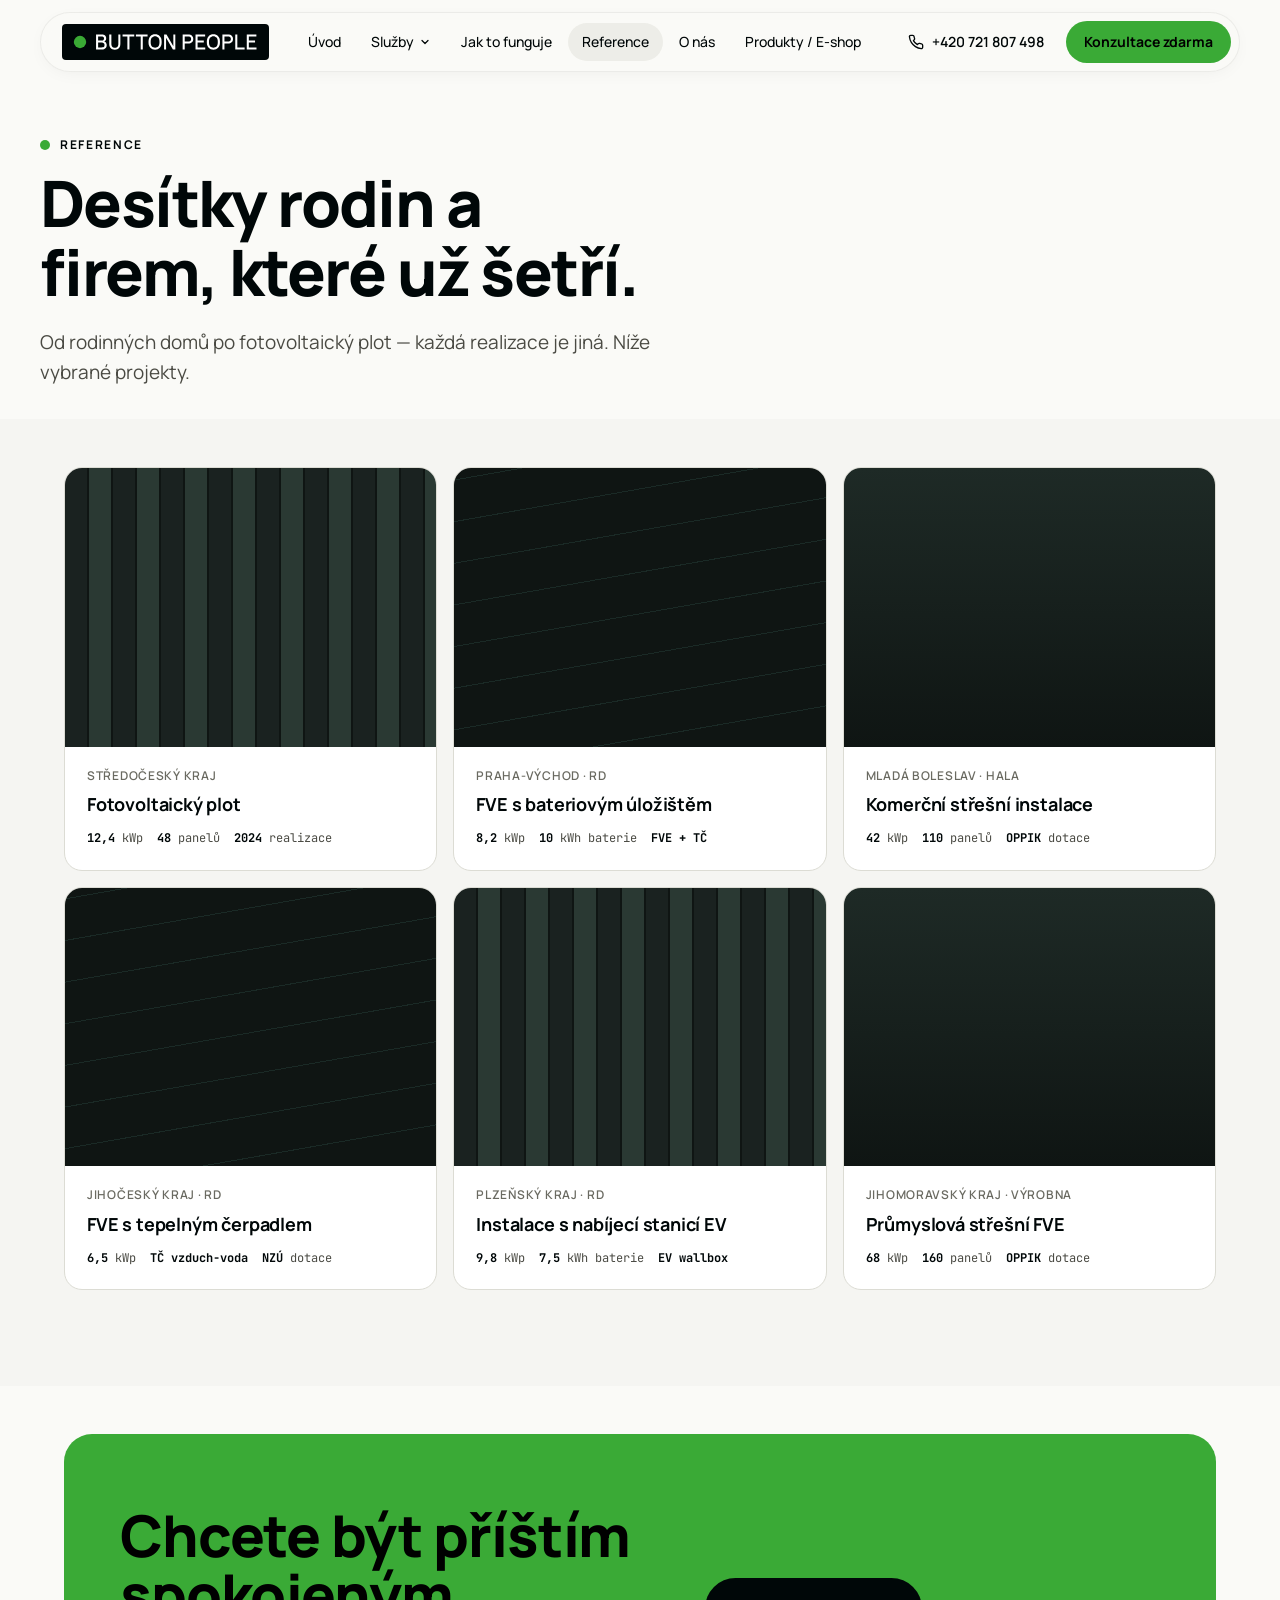
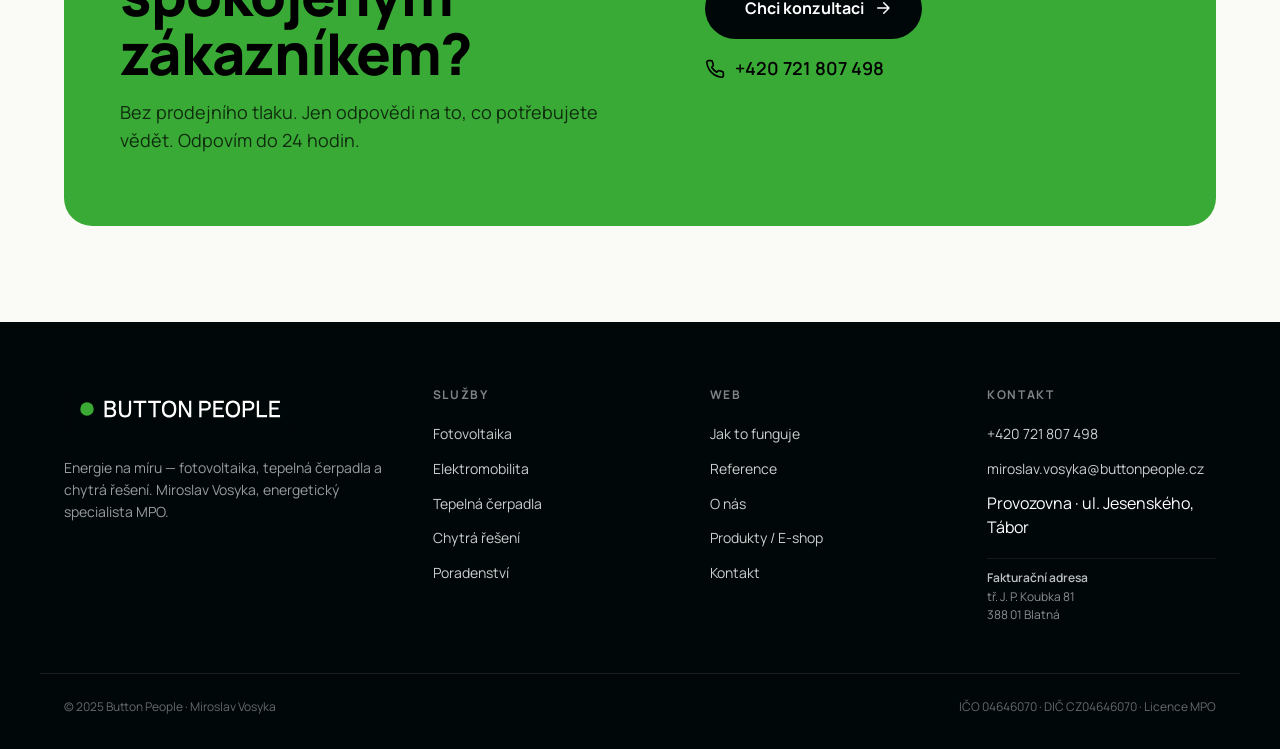
<file: reference.html>
<!DOCTYPE html>
<html lang="cs">
<head>
<meta charset="utf-8">
<title>Reference — Realizované projekty | Button People</title>
<meta name="description" content="Desítky realizací fotovoltaiky a tepelných čerpadel — rodinné domy, komerční objekty, fotovoltaický plot. Podívejte se na vybrané projekty.">
<meta name="viewport" content="width=device-width,initial-scale=1">
<link rel="stylesheet" href="style.css?v1">
</head>
<body>

<!-- NAV -->
<div class="nav-wrap">
  <nav class="nav">
    <a href="index.html" class="nav-logo"><img src="buttonpeople.svg" alt="Button People"></a>
    <div class="nav-links">
      <a href="index.html">Úvod</a>
      <div class="nav-dropdown">
          <a href="sluzby.html" class="nav-dropdown-trigger">Služby <svg class="chevron" width="12" height="12" viewBox="0 0 24 24" fill="none" stroke="currentColor" stroke-width="2.5" stroke-linecap="round" stroke-linejoin="round"><path d="M6 9l6 6 6-6"/></svg></a>
          <div class="nav-dropdown-menu">
            <a href="fotovoltaika.html"><span class="dd-icon"><svg viewBox="0 0 24 24"><circle cx="12" cy="12" r="4"/><path d="M12 2v2M12 20v2M4.93 4.93l1.41 1.41M17.66 17.66l1.41 1.41M2 12h2M20 12h2M6.34 17.66l-1.41 1.41M19.07 4.93l-1.41 1.41"/></svg></span>Fotovoltaika</a>
            <a href="elektromobilita.html"><span class="dd-icon"><svg viewBox="0 0 24 24"><path d="M13 2L3 14h9l-1 8 10-12h-9l1-8z"/></svg></span>Elektromobilita</a>
            <a href="tepelna-cerpadla.html"><span class="dd-icon"><svg viewBox="0 0 24 24"><path d="M14 4v10.54a4 4 0 1 1-4 0V4a2 2 0 0 1 4 0Z"/></svg></span>Tepelná čerpadla</a>
            <a href="energeticka-reseni.html"><span class="dd-icon"><svg viewBox="0 0 24 24"><rect x="4" y="4" width="16" height="16" rx="2"/><path d="M9 9h6v6H9zM9 1v3M15 1v3M9 20v3M15 20v3M20 9h3M20 14h3M1 9h3M1 14h3"/></svg></span>Chytrá řešení</a>
            <a href="poradenstvi.html"><span class="dd-icon"><svg viewBox="0 0 24 24"><path d="M12 22s8-4 8-10V5l-8-3-8 3v7c0 6 8 10 8 10z"/><path d="m9 12 2 2 4-4"/></svg></span>Energetické poradenství</a>
          </div>
        </div>
      <a href="jak-to-funguje.html">Jak to funguje</a>
      <a href="reference.html" class="active">Reference</a>
      <a href="o-nas.html">O nás</a>
      <a href="eshop.html">Produkty / E-shop</a>
    </div>
    <span class="nav-phone">
      <svg width="16" height="16" viewBox="0 0 24 24" fill="none" stroke="currentColor" stroke-width="2" stroke-linecap="round" stroke-linejoin="round"><path d="M22 16.92v3a2 2 0 0 1-2.18 2 19.79 19.79 0 0 1-8.63-3.07 19.5 19.5 0 0 1-6-6 19.79 19.79 0 0 1-3.07-8.67A2 2 0 0 1 4.11 2h3a2 2 0 0 1 2 1.72 12.84 12.84 0 0 0 .7 2.81 2 2 0 0 1-.45 2.11L8.09 9.91a16 16 0 0 0 6 6l1.27-1.27a2 2 0 0 1 2.11-.45 12.84 12.84 0 0 0 2.81.7A2 2 0 0 1 22 16.92z"/></svg>
      +420 721 807 498
    </span>
    <a href="kontakt.html" class="nav-cta">Konzultace zdarma</a>
  </nav>
</div>

<!-- PAGE HEADER -->
<div class="container" style="padding:48px 0 32px">
  <div class="eyebrow">Reference</div>
  <h1 class="page-title">Desítky rodin a firem, které už šetří.</h1>
  <p class="page-lead">Od rodinných domů po fotovoltaický plot — každá realizace je jiná. Níže vybrané projekty.</p>
</div>

<!-- REFERENCES GRID -->
<section class="section" style="background:var(--bg-surface-alt);padding-top:48px">
  <div class="container">
    <div class="ref-grid">
      <div class="ref-card">
        <div class="ref-image fence"></div>
        <div class="ref-body">
          <div class="ref-loc">Středočeský kraj</div>
          <div class="ref-title">Fotovoltaický plot</div>
          <div class="ref-specs">
            <span class="ref-spec"><strong>12,4</strong> kWp</span>
            <span class="ref-spec"><strong>48</strong> panelů</span>
            <span class="ref-spec"><strong>2024</strong> realizace</span>
          </div>
        </div>
      </div>
      <div class="ref-card">
        <div class="ref-image roof"></div>
        <div class="ref-body">
          <div class="ref-loc">Praha-východ · RD</div>
          <div class="ref-title">FVE s bateriovým úložištěm</div>
          <div class="ref-specs">
            <span class="ref-spec"><strong>8,2</strong> kWp</span>
            <span class="ref-spec"><strong>10</strong> kWh baterie</span>
            <span class="ref-spec"><strong>FVE + TČ</strong></span>
          </div>
        </div>
      </div>
      <div class="ref-card">
        <div class="ref-image commercial"></div>
        <div class="ref-body">
          <div class="ref-loc">Mladá Boleslav · hala</div>
          <div class="ref-title">Komerční střešní instalace</div>
          <div class="ref-specs">
            <span class="ref-spec"><strong>42</strong> kWp</span>
            <span class="ref-spec"><strong>110</strong> panelů</span>
            <span class="ref-spec"><strong>OPPIK</strong> dotace</span>
          </div>
        </div>
      </div>
      <div class="ref-card">
        <div class="ref-image roof"></div>
        <div class="ref-body">
          <div class="ref-loc">Jihočeský kraj · RD</div>
          <div class="ref-title">FVE s tepelným čerpadlem</div>
          <div class="ref-specs">
            <span class="ref-spec"><strong>6,5</strong> kWp</span>
            <span class="ref-spec"><strong>TČ vzduch-voda</strong></span>
            <span class="ref-spec"><strong>NZÚ</strong> dotace</span>
          </div>
        </div>
      </div>
      <div class="ref-card">
        <div class="ref-image fence"></div>
        <div class="ref-body">
          <div class="ref-loc">Plzeňský kraj · RD</div>
          <div class="ref-title">Instalace s nabíjecí stanicí EV</div>
          <div class="ref-specs">
            <span class="ref-spec"><strong>9,8</strong> kWp</span>
            <span class="ref-spec"><strong>7,5</strong> kWh baterie</span>
            <span class="ref-spec"><strong>EV wallbox</strong></span>
          </div>
        </div>
      </div>
      <div class="ref-card">
        <div class="ref-image commercial"></div>
        <div class="ref-body">
          <div class="ref-loc">Jihomoravský kraj · výrobna</div>
          <div class="ref-title">Průmyslová střešní FVE</div>
          <div class="ref-specs">
            <span class="ref-spec"><strong>68</strong> kWp</span>
            <span class="ref-spec"><strong>160</strong> panelů</span>
            <span class="ref-spec"><strong>OPPIK</strong> dotace</span>
          </div>
        </div>
      </div>
    </div>
  </div>
</section>

<!-- CTA CLOSE -->
<div class="cta-wrap">
  <div class="container">
    <div class="cta-close">
      <div>
        <h2>Chcete být příštím spokojeným zákazníkem?</h2>
        <p>Bez prodejního tlaku. Jen odpovědi na to, co potřebujete vědět. Odpovím do 24 hodin.</p>
      </div>
      <div class="cta-actions">
        <a href="kontakt.html" class="btn btn-dark btn-lg">Chci konzultaci
          <svg width="18" height="18" viewBox="0 0 24 24" fill="none" stroke="currentColor" stroke-width="2" stroke-linecap="round" stroke-linejoin="round"><path d="M5 12h14M13 5l7 7-7 7"/></svg>
        </a>
        <span class="phone">
          <svg width="20" height="20" viewBox="0 0 24 24" fill="none" stroke="currentColor" stroke-width="2" stroke-linecap="round" stroke-linejoin="round"><path d="M22 16.92v3a2 2 0 0 1-2.18 2 19.79 19.79 0 0 1-8.63-3.07 19.5 19.5 0 0 1-6-6 19.79 19.79 0 0 1-3.07-8.67A2 2 0 0 1 4.11 2h3a2 2 0 0 1 2 1.72 12.84 12.84 0 0 0 .7 2.81 2 2 0 0 1-.45 2.11L8.09 9.91a16 16 0 0 0 6 6l1.27-1.27a2 2 0 0 1 2.11-.45 12.84 12.84 0 0 0 2.81.7A2 2 0 0 1 22 16.92z"/></svg>
          +420 721 807 498
        </span>
      </div>
    </div>
  </div>
</div>

<!-- FOOTER -->
<footer class="footer" style="margin-top:0">
  <div class="container footer-inner">
    <div>
      <a href="index.html" class="nav-logo"><img src="buttonpeople.svg" alt="Button People"></a>
      <p class="footer-about">Energie na míru — fotovoltaika, tepelná čerpadla a chytrá řešení. Miroslav Vosyka, energetický specialista MPO.</p>
    </div>
    <div class="footer-col">
      <h5>Služby</h5>
      <ul>
        <li><a href="fotovoltaika.html">Fotovoltaika</a></li>
        <li><a href="elektromobilita.html">Elektromobilita</a></li>
        <li><a href="tepelna-cerpadla.html">Tepelná čerpadla</a></li>
        <li><a href="energeticka-reseni.html">Chytrá řešení</a></li>
        <li><a href="poradenstvi.html">Poradenství</a></li>
      </ul>
    </div>
    <div class="footer-col">
      <h5>Web</h5>
      <ul>
        <li><a href="jak-to-funguje.html">Jak to funguje</a></li>
        <li><a href="reference.html">Reference</a></li>
        <li><a href="o-nas.html">O nás</a></li>
        <li><a href="eshop.html">Produkty / E-shop</a></li>
        <li><a href="kontakt.html">Kontakt</a></li>
      </ul>
    </div>
    <div class="footer-col">
      <h5>Kontakt</h5>
      <ul>
        <li><a href="tel:+420721807498">+420 721 807 498</a></li>
        <li><a href="mailto:miroslav.vosyka@buttonpeople.cz">miroslav.vosyka@buttonpeople.cz</a></li>
        <li>Provozovna · ul. Jesenského, Tábor</li>
        <li style="margin-top:8px;padding-top:10px;border-top:1px solid rgba(255,255,255,0.08);font-size:12px;color:rgba(255,255,255,0.55);line-height:1.55">
          <strong style="color:rgba(255,255,255,0.75);font-weight:600">Fakturační adresa</strong><br>
          tř. J. P. Koubka 81<br>388 01 Blatná
        </li>
      </ul>
    </div>
  </div>
  <div class="container footer-bottom">
    <span>© 2025 Button People · Miroslav Vosyka</span>
    <span>IČO 04646070 · DIČ CZ04646070 · Licence MPO</span>
  </div>
</footer>

<a href="kontakt.html" class="sticky-cta">Konzultace zdarma</a>

</body>
</html>
</file>
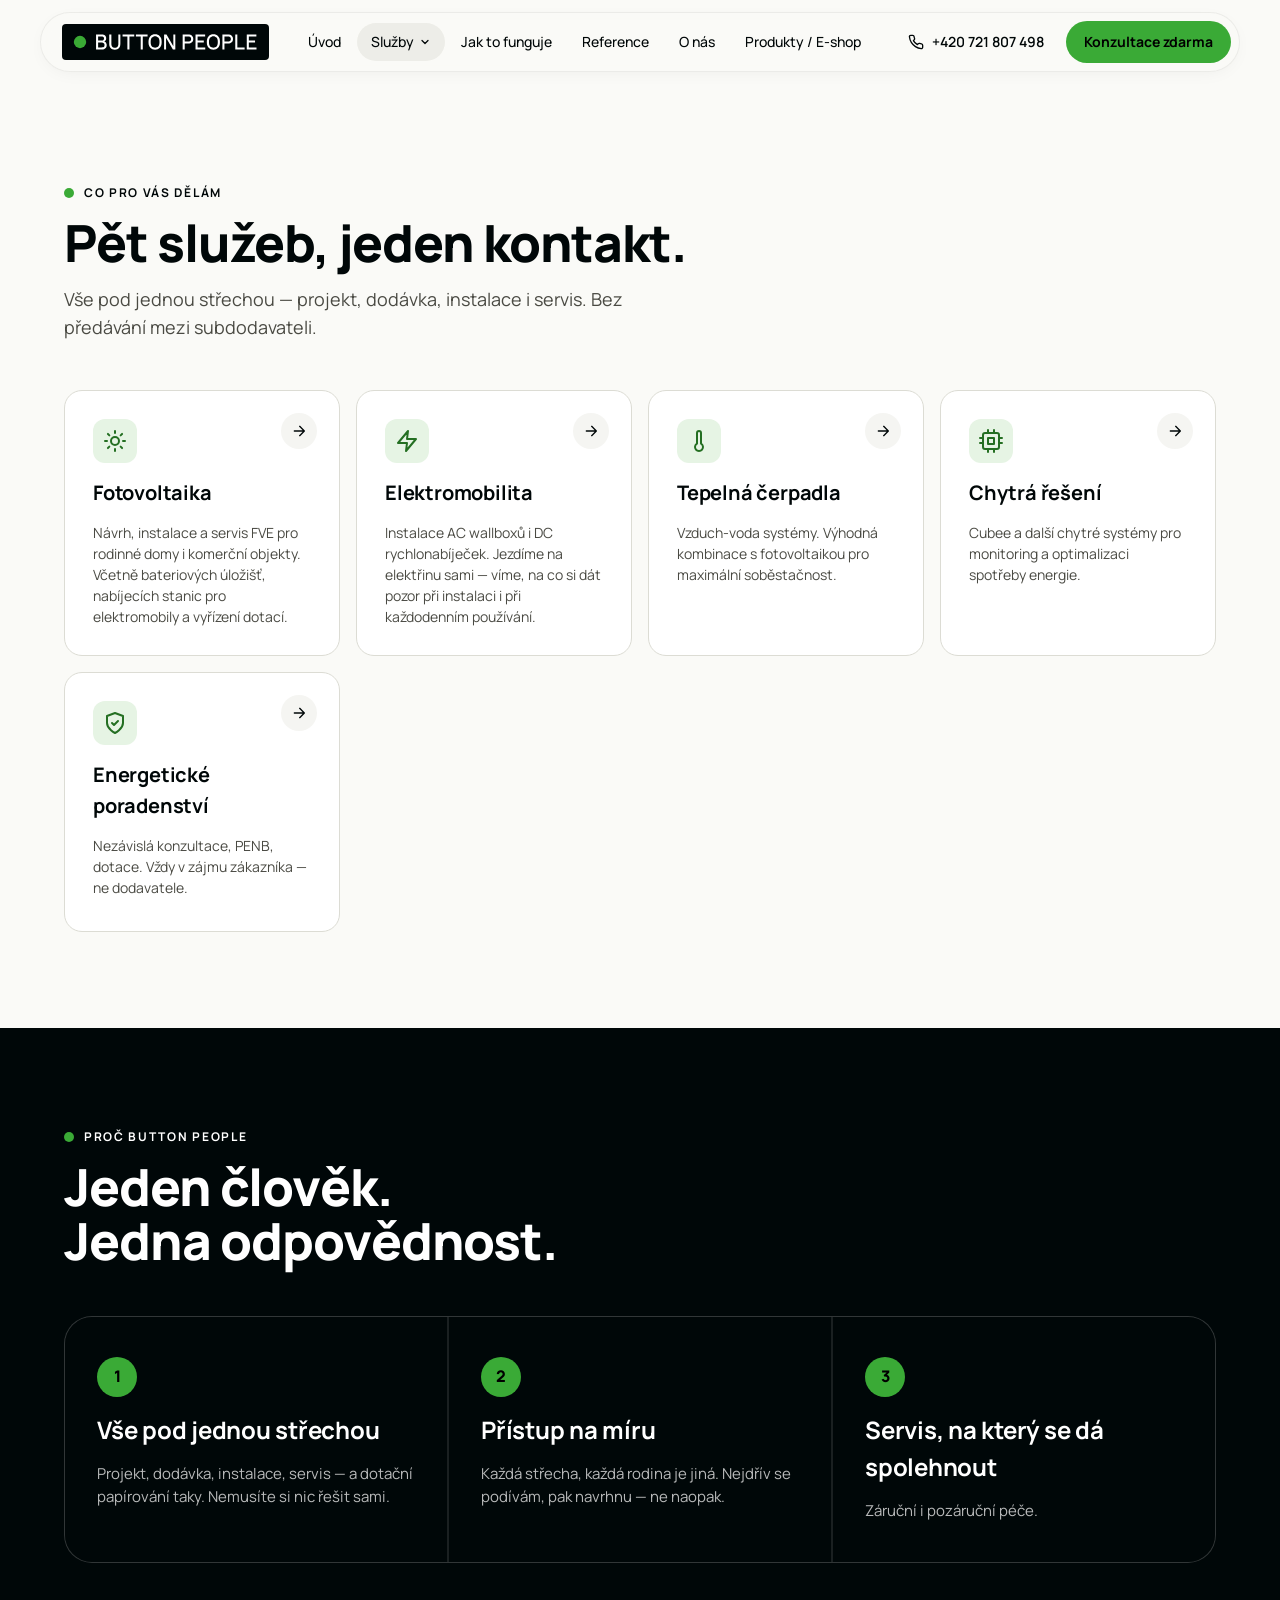
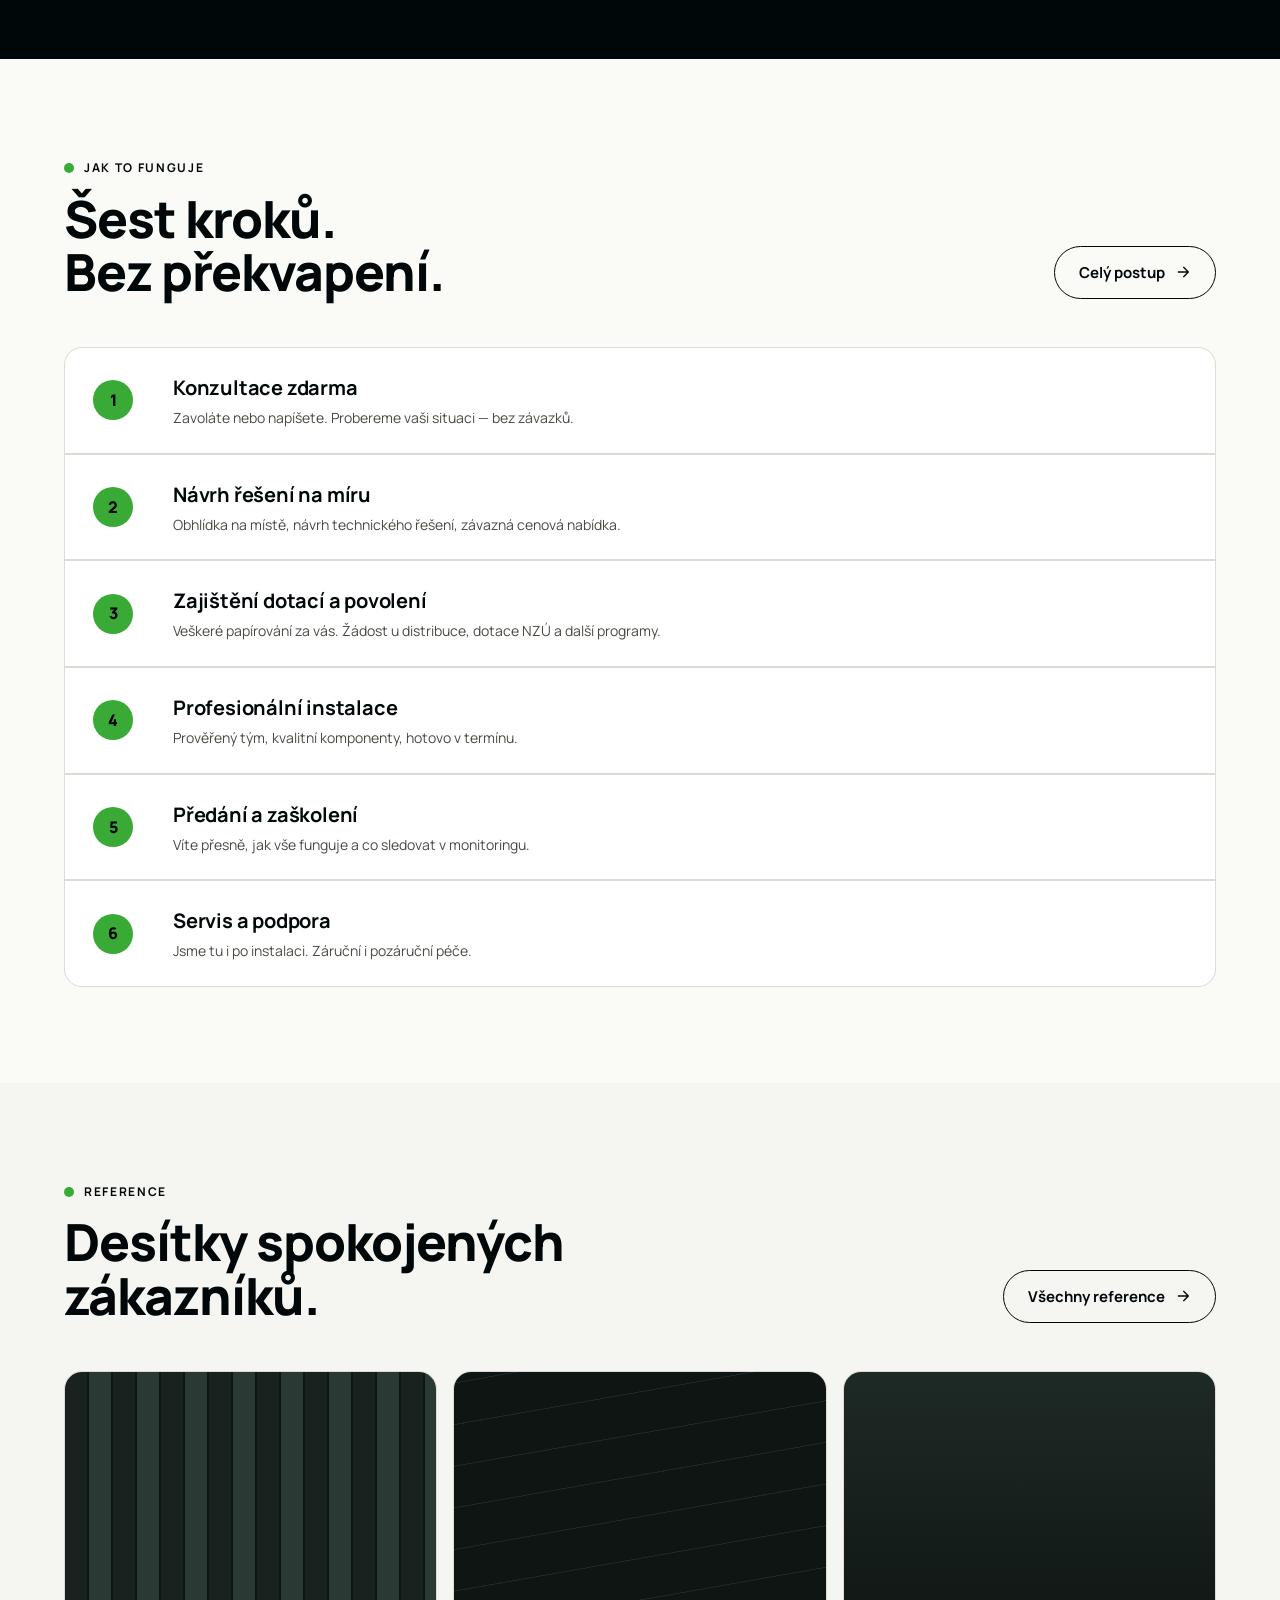
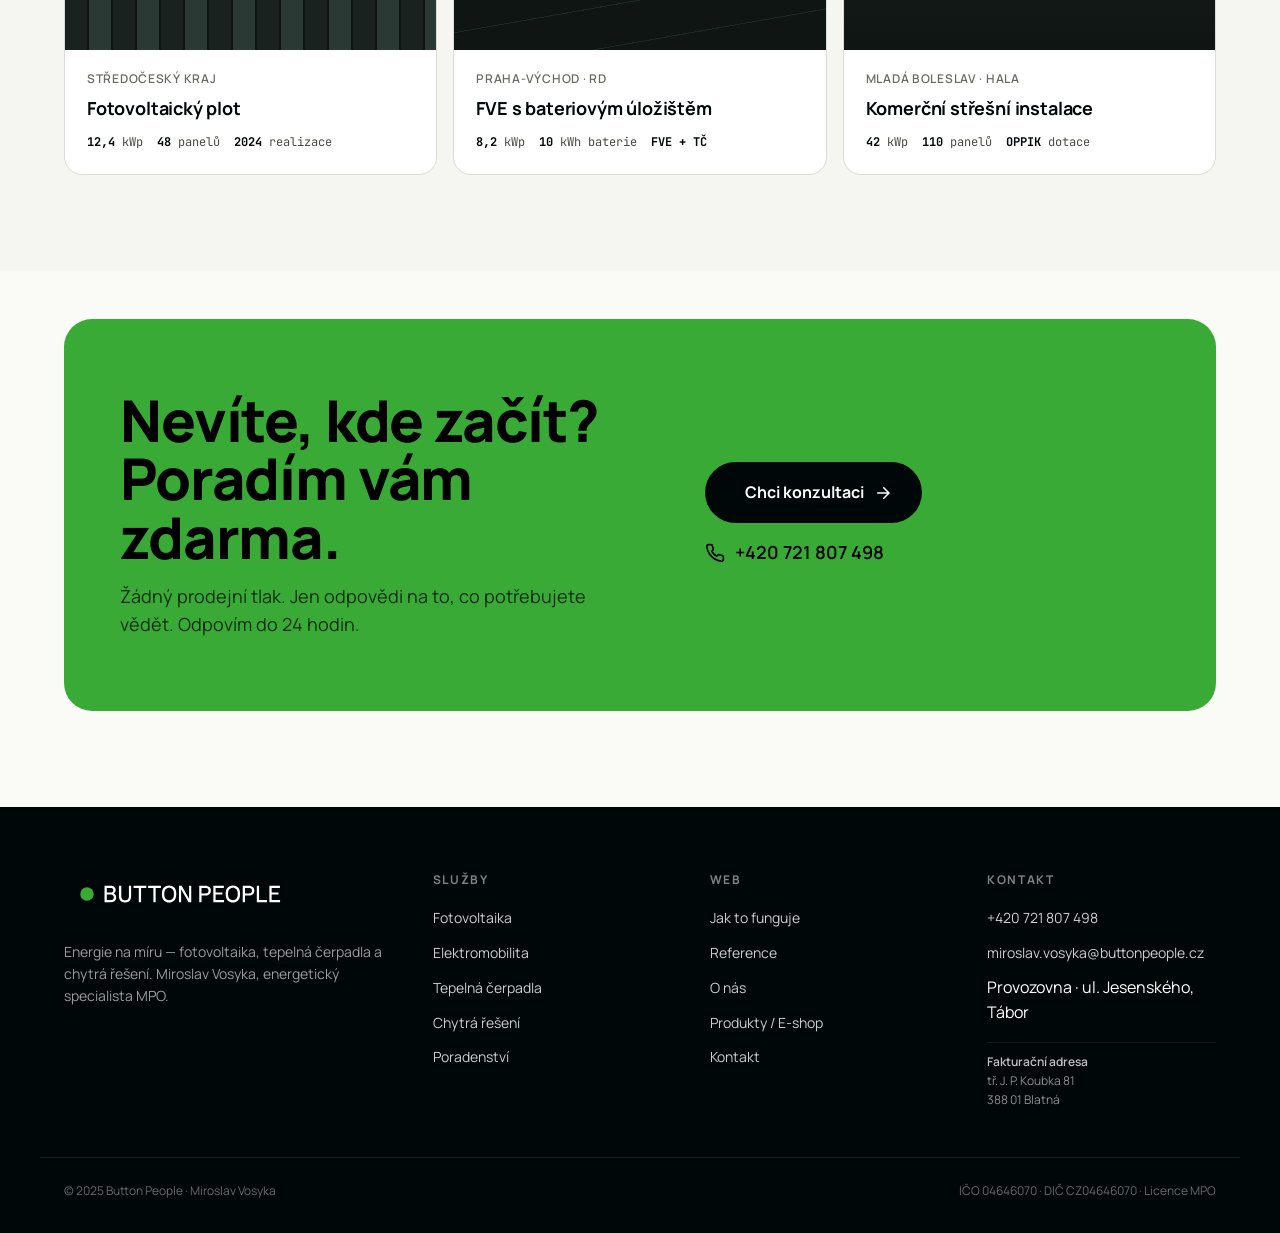
<file: sluzby.html>
<!DOCTYPE html>
<html lang="cs">
<head>
<meta charset="utf-8">
<title>Služby — Fotovoltaika, tepelná čerpadla, chytrá řešení | Button People</title>
<meta name="description" content="Přehled služeb Button People — fotovoltaika, tepelná čerpadla, chytrá energetická řešení a poradenství. Vše pod jednou střechou.">
<meta name="viewport" content="width=device-width,initial-scale=1">
<link rel="stylesheet" href="style.css?v1">
</head>
<body>

<!-- NAV -->
<div class="nav-wrap">
  <nav class="nav">
    <a href="index.html" class="nav-logo"><img src="buttonpeople.svg" alt="Button People"></a>
    <div class="nav-links">
      <a href="index.html">Úvod</a>
      <div class="nav-dropdown">
          <a href="sluzby.html" class="nav-dropdown-trigger active">Služby <svg class="chevron" width="12" height="12" viewBox="0 0 24 24" fill="none" stroke="currentColor" stroke-width="2.5" stroke-linecap="round" stroke-linejoin="round"><path d="M6 9l6 6 6-6"/></svg></a>
          <div class="nav-dropdown-menu">
            <a href="fotovoltaika.html"><span class="dd-icon"><svg viewBox="0 0 24 24"><circle cx="12" cy="12" r="4"/><path d="M12 2v2M12 20v2M4.93 4.93l1.41 1.41M17.66 17.66l1.41 1.41M2 12h2M20 12h2M6.34 17.66l-1.41 1.41M19.07 4.93l-1.41 1.41"/></svg></span>Fotovoltaika</a>
            <a href="elektromobilita.html"><span class="dd-icon"><svg viewBox="0 0 24 24"><path d="M13 2L3 14h9l-1 8 10-12h-9l1-8z"/></svg></span>Elektromobilita</a>
            <a href="tepelna-cerpadla.html"><span class="dd-icon"><svg viewBox="0 0 24 24"><path d="M14 4v10.54a4 4 0 1 1-4 0V4a2 2 0 0 1 4 0Z"/></svg></span>Tepelná čerpadla</a>
            <a href="energeticka-reseni.html"><span class="dd-icon"><svg viewBox="0 0 24 24"><rect x="4" y="4" width="16" height="16" rx="2"/><path d="M9 9h6v6H9zM9 1v3M15 1v3M9 20v3M15 20v3M20 9h3M20 14h3M1 9h3M1 14h3"/></svg></span>Chytrá řešení</a>
            <a href="poradenstvi.html"><span class="dd-icon"><svg viewBox="0 0 24 24"><path d="M12 22s8-4 8-10V5l-8-3-8 3v7c0 6 8 10 8 10z"/><path d="m9 12 2 2 4-4"/></svg></span>Energetické poradenství</a>
          </div>
        </div>
      <a href="jak-to-funguje.html">Jak to funguje</a>
      <a href="reference.html">Reference</a>
      <a href="o-nas.html">O nás</a>
      <a href="eshop.html">Produkty / E-shop</a>
    </div>
    <span class="nav-phone">
      <svg width="16" height="16" viewBox="0 0 24 24" fill="none" stroke="currentColor" stroke-width="2" stroke-linecap="round" stroke-linejoin="round"><path d="M22 16.92v3a2 2 0 0 1-2.18 2 19.79 19.79 0 0 1-8.63-3.07 19.5 19.5 0 0 1-6-6 19.79 19.79 0 0 1-3.07-8.67A2 2 0 0 1 4.11 2h3a2 2 0 0 1 2 1.72 12.84 12.84 0 0 0 .7 2.81 2 2 0 0 1-.45 2.11L8.09 9.91a16 16 0 0 0 6 6l1.27-1.27a2 2 0 0 1 2.11-.45 12.84 12.84 0 0 0 2.81.7A2 2 0 0 1 22 16.92z"/></svg>
      +420 721 807 498
    </span>
    <a href="kontakt.html" class="nav-cta">Konzultace zdarma</a>
  </nav>
</div>

<!-- SERVICES -->
<section class="section">
  <div class="container">
    <div class="section-head">
      <div class="section-head-left">
        <div class="eyebrow">Co pro vás dělám</div>
        <h1 class="h2">Pět služeb, jeden kontakt.</h1>
        <p class="lead">Vše pod jednou střechou — projekt, dodávka, instalace i servis. Bez předávání mezi subdodavateli.</p>
      </div>
    </div>
    <div class="services-grid">
      <a href="fotovoltaika.html" class="service-card">
        <div class="service-icon">
          <svg viewBox="0 0 24 24"><circle cx="12" cy="12" r="4"/><path d="M12 2v2M12 20v2M4.93 4.93l1.41 1.41M17.66 17.66l1.41 1.41M2 12h2M20 12h2M6.34 17.66l-1.41 1.41M19.07 4.93l-1.41 1.41"/></svg>
        </div>
        <div class="service-title">Fotovoltaika</div>
        <div class="service-desc">Návrh, instalace a servis FVE pro rodinné domy i komerční objekty. Včetně bateriových úložišť, nabíjecích stanic pro elektromobily a vyřízení dotací.</div>
        <div class="service-arrow">
          <svg width="16" height="16" viewBox="0 0 24 24" fill="none" stroke="currentColor" stroke-width="2" stroke-linecap="round" stroke-linejoin="round"><path d="M5 12h14M13 5l7 7-7 7"/></svg>
        </div>
      </a>
      <a href="elektromobilita.html" class="service-card">
        <div class="service-icon">
          <svg viewBox="0 0 24 24"><path d="M13 2L3 14h9l-1 8 10-12h-9l1-8z"/></svg>
        </div>
        <div class="service-title">Elektromobilita</div>
        <div class="service-desc">Instalace AC wallboxů i DC rychlonabíječek. Jezdíme na elektřinu sami — víme, na co si dát pozor při instalaci i při každodenním používání.</div>
        <div class="service-arrow">
          <svg width="16" height="16" viewBox="0 0 24 24" fill="none" stroke="currentColor" stroke-width="2" stroke-linecap="round" stroke-linejoin="round"><path d="M5 12h14M13 5l7 7-7 7"/></svg>
        </div>
      </a>
      <a href="tepelna-cerpadla.html" class="service-card">
        <div class="service-icon">
          <svg viewBox="0 0 24 24"><path d="M14 4v10.54a4 4 0 1 1-4 0V4a2 2 0 0 1 4 0Z"/></svg>
        </div>
        <div class="service-title">Tepelná čerpadla</div>
        <div class="service-desc">Vzduch-voda systémy. Výhodná kombinace s fotovoltaikou pro maximální soběstačnost.</div>
        <div class="service-arrow">
          <svg width="16" height="16" viewBox="0 0 24 24" fill="none" stroke="currentColor" stroke-width="2" stroke-linecap="round" stroke-linejoin="round"><path d="M5 12h14M13 5l7 7-7 7"/></svg>
        </div>
      </a>
      <a href="energeticka-reseni.html" class="service-card">
        <div class="service-icon">
          <svg viewBox="0 0 24 24"><rect x="4" y="4" width="16" height="16" rx="2"/><path d="M9 9h6v6H9zM9 1v3M15 1v3M9 20v3M15 20v3M20 9h3M20 14h3M1 9h3M1 14h3"/></svg>
        </div>
        <div class="service-title">Chytrá řešení</div>
        <div class="service-desc">Cubee a další chytré systémy pro monitoring a optimalizaci spotřeby energie.</div>
        <div class="service-arrow">
          <svg width="16" height="16" viewBox="0 0 24 24" fill="none" stroke="currentColor" stroke-width="2" stroke-linecap="round" stroke-linejoin="round"><path d="M5 12h14M13 5l7 7-7 7"/></svg>
        </div>
      </a>
      <a href="poradenstvi.html" class="service-card">
        <div class="service-icon">
          <svg viewBox="0 0 24 24"><path d="M12 22s8-4 8-10V5l-8-3-8 3v7c0 6 8 10 8 10z"/><path d="m9 12 2 2 4-4"/></svg>
        </div>
        <div class="service-title">Energetické poradenství</div>
        <div class="service-desc">Nezávislá konzultace, PENB, dotace. Vždy v zájmu zákazníka — ne dodavatele.</div>
        <div class="service-arrow">
          <svg width="16" height="16" viewBox="0 0 24 24" fill="none" stroke="currentColor" stroke-width="2" stroke-linecap="round" stroke-linejoin="round"><path d="M5 12h14M13 5l7 7-7 7"/></svg>
        </div>
      </a>
    </div>
  </div>
</section>

<!-- WHY US -->
<section class="section section-dark">
  <div class="container">
    <div class="section-head">
      <div class="section-head-left">
        <div class="eyebrow" style="color:#fff">Proč Button People</div>
        <h2 class="h2">Jeden člověk. Jedna odpovědnost.</h2>
      </div>
    </div>
    <div class="whyus-grid">
      <div class="whyus-item">
        <div class="whyus-num">1</div>
        <div class="whyus-title">Vše pod jednou střechou</div>
        <div class="whyus-body">Projekt, dodávka, instalace, servis — a dotační papírování taky. Nemusíte si nic řešit sami.</div>
      </div>
      <div class="whyus-item">
        <div class="whyus-num">2</div>
        <div class="whyus-title">Přístup na míru</div>
        <div class="whyus-body">Každá střecha, každá rodina je jiná. Nejdřív se podívám, pak navrhnu — ne naopak.</div>
      </div>
      <div class="whyus-item">
        <div class="whyus-num">3</div>
        <div class="whyus-title">Servis, na který se dá spolehnout</div>
        <div class="whyus-body">Záruční i pozáruční péče.</div>
      </div>
    </div>
  </div>
</section>

<!-- PROCESS -->
<section class="section">
  <div class="container">
    <div class="section-head">
      <div class="section-head-left">
        <div class="eyebrow">Jak to funguje</div>
        <h2 class="h2">Šest kroků. Bez překvapení.</h2>
      </div>
      <a href="jak-to-funguje.html" class="btn btn-ghost">Celý postup
        <svg width="16" height="16" viewBox="0 0 24 24" fill="none" stroke="currentColor" stroke-width="2" stroke-linecap="round" stroke-linejoin="round"><path d="M5 12h14M13 5l7 7-7 7"/></svg>
      </a>
    </div>
    <div class="process-list">
      <div class="process-step">
        <div class="process-num">1</div>
        <div class="process-content"><div class="t">Konzultace zdarma</div><div class="d">Zavoláte nebo napíšete. Probereme vaši situaci — bez závazků.</div></div>
      </div>
      <div class="process-step">
        <div class="process-num">2</div>
        <div class="process-content"><div class="t">Návrh řešení na míru</div><div class="d">Obhlídka na místě, návrh technického řešení, závazná cenová nabídka.</div></div>
      </div>
      <div class="process-step">
        <div class="process-num">3</div>
        <div class="process-content"><div class="t">Zajištění dotací a povolení</div><div class="d">Veškeré papírování za vás. Žádost u distribuce, dotace NZÚ a další programy.</div></div>
      </div>
      <div class="process-step">
        <div class="process-num">4</div>
        <div class="process-content"><div class="t">Profesionální instalace</div><div class="d">Prověřený tým, kvalitní komponenty, hotovo v termínu.</div></div>
      </div>
      <div class="process-step">
        <div class="process-num">5</div>
        <div class="process-content"><div class="t">Předání a zaškolení</div><div class="d">Víte přesně, jak vše funguje a co sledovat v monitoringu.</div></div>
      </div>
      <div class="process-step">
        <div class="process-num">6</div>
        <div class="process-content"><div class="t">Servis a podpora</div><div class="d">Jsme tu i po instalaci. Záruční i pozáruční péče.</div></div>
      </div>
    </div>
  </div>
</section>

<!-- REFERENCES -->
<section class="section" style="background:var(--bg-surface-alt)">
  <div class="container">
    <div class="section-head">
      <div class="section-head-left">
        <div class="eyebrow">Reference</div>
        <h2 class="h2">Desítky spokojených zákazníků.</h2>
      </div>
      <a href="reference.html" class="btn btn-ghost">Všechny reference
        <svg width="16" height="16" viewBox="0 0 24 24" fill="none" stroke="currentColor" stroke-width="2" stroke-linecap="round" stroke-linejoin="round"><path d="M5 12h14M13 5l7 7-7 7"/></svg>
      </a>
    </div>
    <div class="ref-grid">
      <div class="ref-card">
        <div class="ref-image fence"></div>
        <div class="ref-body">
          <div class="ref-loc">Středočeský kraj</div>
          <div class="ref-title">Fotovoltaický plot</div>
          <div class="ref-specs">
            <span class="ref-spec"><strong>12,4</strong> kWp</span>
            <span class="ref-spec"><strong>48</strong> panelů</span>
            <span class="ref-spec"><strong>2024</strong> realizace</span>
          </div>
        </div>
      </div>
      <div class="ref-card">
        <div class="ref-image roof"></div>
        <div class="ref-body">
          <div class="ref-loc">Praha-východ · RD</div>
          <div class="ref-title">FVE s bateriovým úložištěm</div>
          <div class="ref-specs">
            <span class="ref-spec"><strong>8,2</strong> kWp</span>
            <span class="ref-spec"><strong>10</strong> kWh baterie</span>
            <span class="ref-spec"><strong>FVE + TČ</strong></span>
          </div>
        </div>
      </div>
      <div class="ref-card">
        <div class="ref-image commercial"></div>
        <div class="ref-body">
          <div class="ref-loc">Mladá Boleslav · hala</div>
          <div class="ref-title">Komerční střešní instalace</div>
          <div class="ref-specs">
            <span class="ref-spec"><strong>42</strong> kWp</span>
            <span class="ref-spec"><strong>110</strong> panelů</span>
            <span class="ref-spec"><strong>OPPIK</strong> dotace</span>
          </div>
        </div>
      </div>
    </div>
  </div>
</section>

<!-- CTA CLOSE -->
<div class="cta-wrap">
  <div class="container">
    <div class="cta-close">
      <div>
        <h2>Nevíte, kde začít?<br>Poradím vám zdarma.</h2>
        <p>Žádný prodejní tlak. Jen odpovědi na to, co potřebujete vědět. Odpovím do 24 hodin.</p>
      </div>
      <div class="cta-actions">
        <a href="kontakt.html" class="btn btn-dark btn-lg">Chci konzultaci
          <svg width="18" height="18" viewBox="0 0 24 24" fill="none" stroke="currentColor" stroke-width="2" stroke-linecap="round" stroke-linejoin="round"><path d="M5 12h14M13 5l7 7-7 7"/></svg>
        </a>
        <span class="phone">
          <svg width="20" height="20" viewBox="0 0 24 24" fill="none" stroke="currentColor" stroke-width="2" stroke-linecap="round" stroke-linejoin="round"><path d="M22 16.92v3a2 2 0 0 1-2.18 2 19.79 19.79 0 0 1-8.63-3.07 19.5 19.5 0 0 1-6-6 19.79 19.79 0 0 1-3.07-8.67A2 2 0 0 1 4.11 2h3a2 2 0 0 1 2 1.72 12.84 12.84 0 0 0 .7 2.81 2 2 0 0 1-.45 2.11L8.09 9.91a16 16 0 0 0 6 6l1.27-1.27a2 2 0 0 1 2.11-.45 12.84 12.84 0 0 0 2.81.7A2 2 0 0 1 22 16.92z"/></svg>
          +420 721 807 498
        </span>
      </div>
    </div>
  </div>
</div>

<!-- FOOTER -->
<footer class="footer" style="margin-top:0">
  <div class="container footer-inner">
    <div>
      <a href="index.html" class="nav-logo"><img src="buttonpeople.svg" alt="Button People"></a>
      <p class="footer-about">Energie na míru — fotovoltaika, tepelná čerpadla a chytrá řešení. Miroslav Vosyka, energetický specialista MPO.</p>
    </div>
    <div class="footer-col">
      <h5>Služby</h5>
      <ul>
        <li><a href="fotovoltaika.html">Fotovoltaika</a></li>
        <li><a href="elektromobilita.html">Elektromobilita</a></li>
        <li><a href="tepelna-cerpadla.html">Tepelná čerpadla</a></li>
        <li><a href="energeticka-reseni.html">Chytrá řešení</a></li>
        <li><a href="poradenstvi.html">Poradenství</a></li>
      </ul>
    </div>
    <div class="footer-col">
      <h5>Web</h5>
      <ul>
        <li><a href="jak-to-funguje.html">Jak to funguje</a></li>
        <li><a href="reference.html">Reference</a></li>
        <li><a href="o-nas.html">O nás</a></li>
        <li><a href="eshop.html">Produkty / E-shop</a></li>
        <li><a href="kontakt.html">Kontakt</a></li>
      </ul>
    </div>
    <div class="footer-col">
      <h5>Kontakt</h5>
      <ul>
        <li><a href="tel:+420721807498">+420 721 807 498</a></li>
        <li><a href="mailto:miroslav.vosyka@buttonpeople.cz">miroslav.vosyka@buttonpeople.cz</a></li>
        <li>Provozovna · ul. Jesenského, Tábor</li>
        <li style="margin-top:8px;padding-top:10px;border-top:1px solid rgba(255,255,255,0.08);font-size:12px;color:rgba(255,255,255,0.55);line-height:1.55">
          <strong style="color:rgba(255,255,255,0.75);font-weight:600">Fakturační adresa</strong><br>
          tř. J. P. Koubka 81<br>388 01 Blatná
        </li>
      </ul>
    </div>
  </div>
  <div class="container footer-bottom">
    <span>© 2025 Button People · Miroslav Vosyka</span>
    <span>IČO 04646070 · DIČ CZ04646070 · Licence MPO</span>
  </div>
</footer>

<a href="kontakt.html" class="sticky-cta">Konzultace zdarma</a>

</body>
</html>
</file>
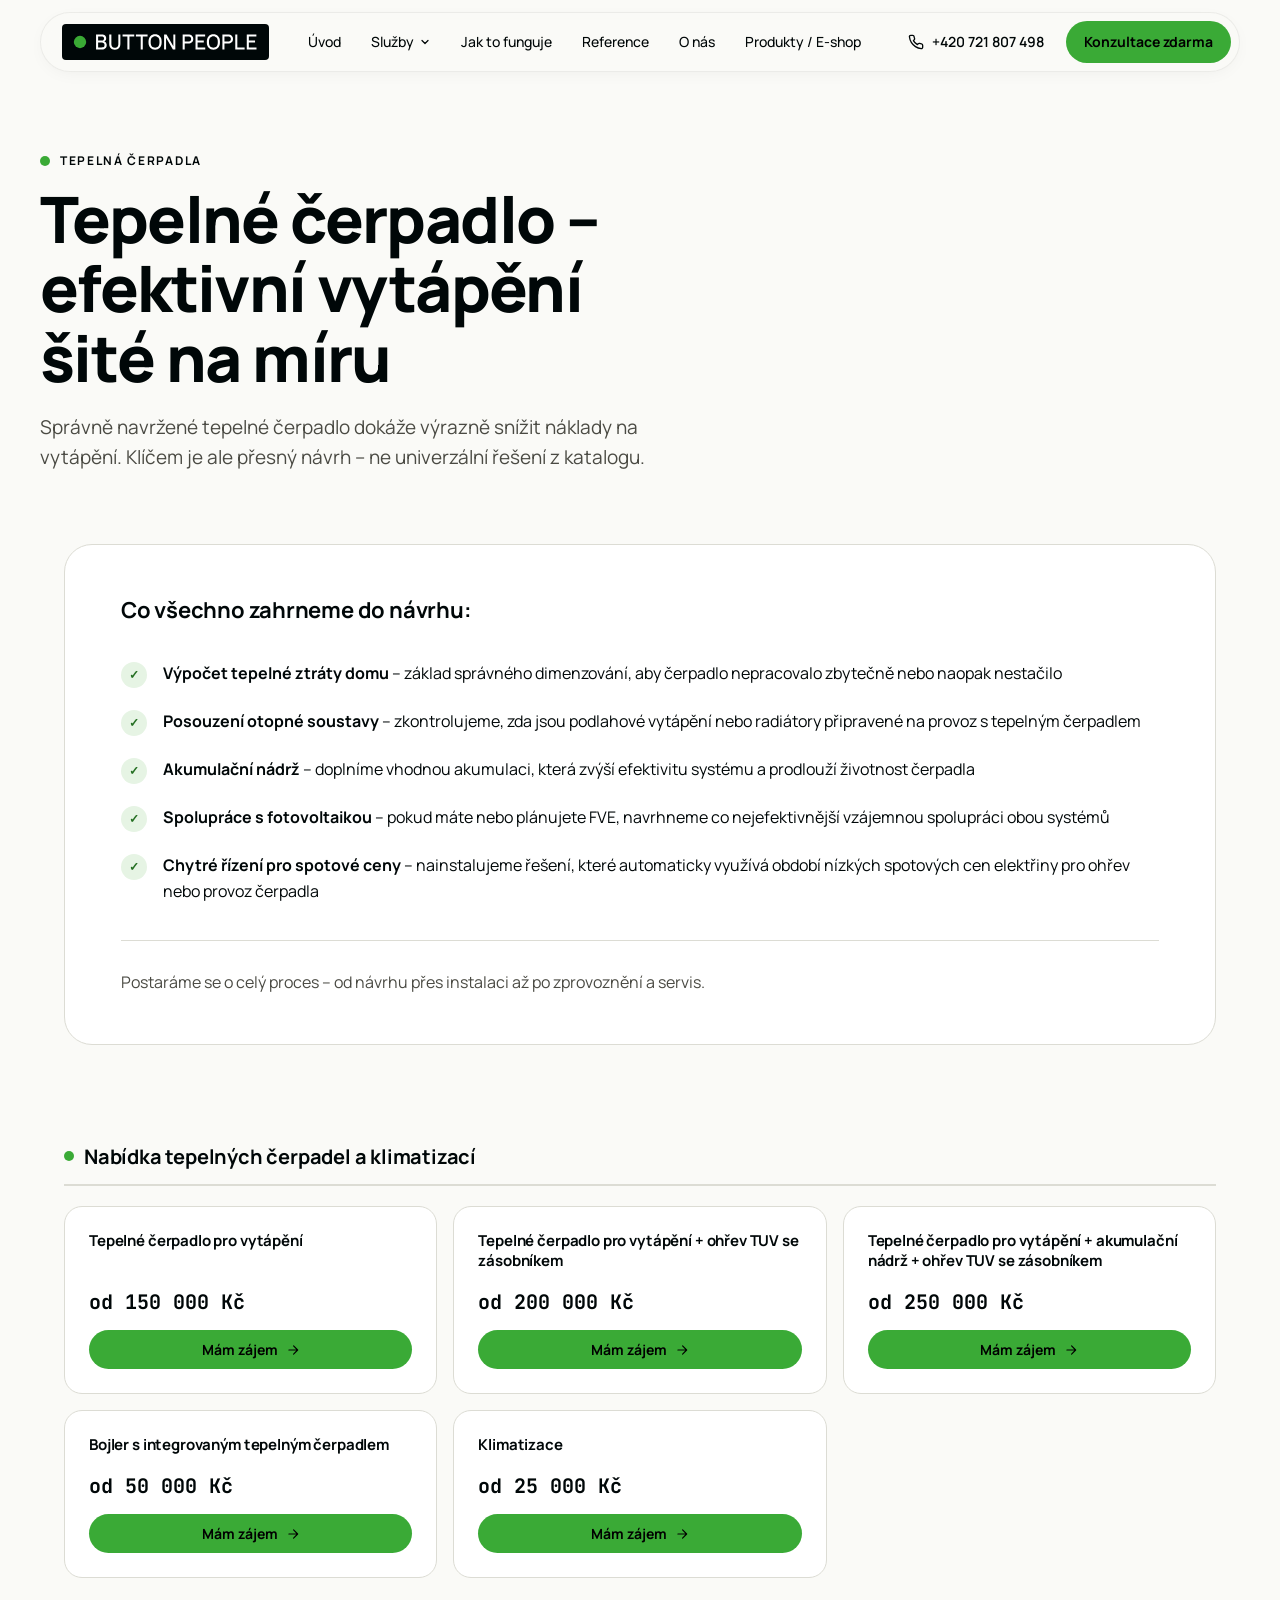
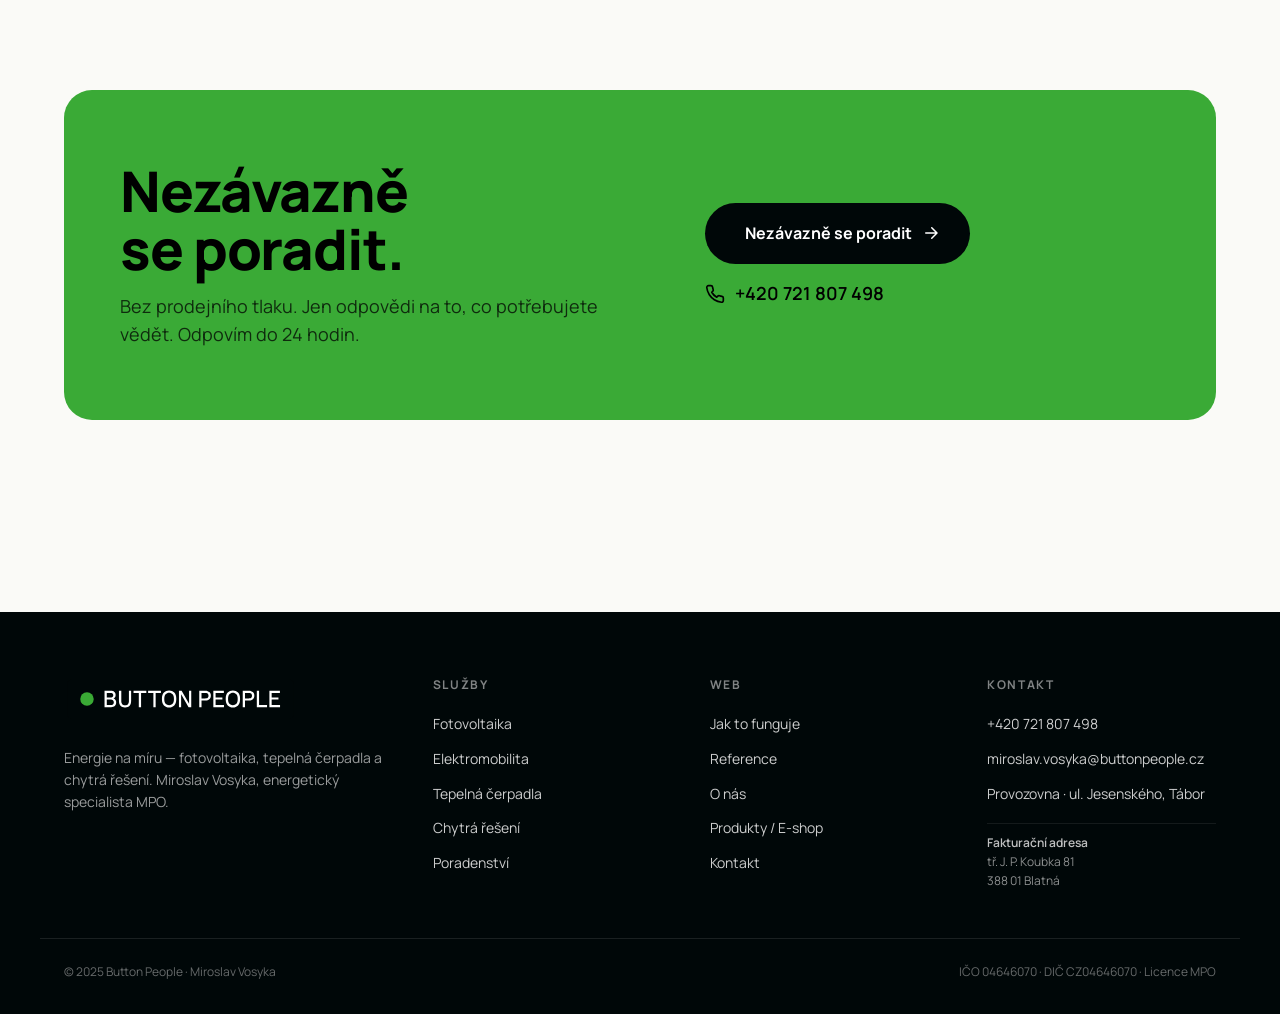
<file: tepelna-cerpadla.html>
<!DOCTYPE html>
<html lang="cs">
<head>
<meta charset="utf-8">
<title>Tepelné čerpadlo – efektivní vytápění šité na míru | Button People</title>
<meta name="viewport" content="width=device-width,initial-scale=1">
<link rel="stylesheet" href="style.css?v1">
<style>
@import url('https://fonts.googleapis.com/css2?family=Manrope:wght@400;500;600;700;800&family=JetBrains+Mono:wght@400;500&display=swap');

:root {
  --bp-green:       #3AAA36;
  --bp-green-600:   #2E8D2B;
  --bp-green-700:   #246F22;
  --bp-green-100:   #E6F4E4;
  --bp-black:       #000708;
  --bp-paper:       #FAFAF7;
  --bp-stone-50:    #F5F5F2;
  --bp-stone-100:   #EDEDE8;
  --bp-stone-200:   #DCDCD4;
  --bp-stone-500:   #6A6A61;
  --bp-stone-600:   #4A4A43;
  --fg-1:           var(--bp-black);
  --fg-2:           var(--bp-stone-600);
  --fg-3:           var(--bp-stone-500);
  --border-1:       var(--bp-stone-200);
  --bg-page:        var(--bp-paper);
  --font-sans:      'Manrope', 'Helvetica Neue', Arial, sans-serif;
  --radius-lg:      18px;
  --radius-xl:      28px;
  --shadow-lg:      0 20px 40px -12px rgba(0,7,8,0.18), 0 4px 8px rgba(0,7,8,0.06);
  --dur-fast:       120ms;
  --ease-out:       cubic-bezier(.22,.61,.36,1);
  --container:      1200px;
  --bg-surface-alt: var(--bp-stone-50);
  --shadow-md:      0 6px 16px -4px rgba(0,7,8,0.10), 0 2px 4px rgba(0,7,8,0.06);
  --font-mono:      'JetBrains Mono', ui-monospace, 'SF Mono', Menlo, monospace;
  --dur-base:       220ms;
}

html { -webkit-text-size-adjust: 100%; }
body {
  font-family: var(--font-sans);
  font-size: 16px; line-height: 1.55;
  color: var(--fg-1); background: var(--bg-page);
  -webkit-font-smoothing: antialiased; text-rendering: optimizeLegibility; margin: 0;
}
* { box-sizing: border-box; }
a { color: inherit; text-decoration: none; }
p { margin: 0; text-wrap: pretty; }
.container { max-width: var(--container); margin: 0 auto; padding: 0 24px; }

.nav-wrap { position: sticky; top: 0; z-index: 50; padding: 12px 24px; }
.nav {
  max-width: var(--container); margin: 0 auto;
  display: flex; align-items: center; gap: 8px;
  background: rgba(250,250,247,0.80);
  backdrop-filter: blur(16px); -webkit-backdrop-filter: blur(16px);
  border-radius: 999px; padding: 8px 8px 8px 18px;
  border: 1px solid rgba(0,7,8,0.06); box-shadow: 0 4px 20px -8px rgba(0,7,8,0.08);
}
.nav-logo {
  display: inline-flex; align-items: center;
  padding: 0;
}
.nav-logo img { height: 42px; width: auto; display: block; }
.nav-logo .dot { width: 12px; height: 12px; border-radius: 50%; background: var(--bp-green); display: inline-block; flex: none; }
.nav-links { display: flex; gap: 2px; margin-left: 14px; flex: 1; }
.nav-links a { padding: 8px 14px; border-radius: 999px; font-size: 14px; font-weight: 500; color: var(--fg-1); transition: background var(--dur-fast) var(--ease-out); }
.nav-links a:hover { background: rgba(0,7,8,0.05); }
.nav-phone { display: inline-flex; align-items: center; gap: 8px; padding: 8px 14px; font-size: 14px; font-weight: 600; color: var(--fg-1); }
.nav-cta { display: inline-flex; align-items: center; gap: 8px; padding: 10px 18px; border-radius: 999px; background: var(--bp-green); color: #000; font-weight: 700; font-size: 14px; transition: background var(--dur-fast); }
.nav-cta:hover { background: var(--bp-green-600); color: #fff; }

.btn { display: inline-flex; align-items: center; gap: 10px; padding: 14px 24px; border-radius: 999px; font-weight: 700; font-size: 15px; border: none; cursor: pointer; font-family: inherit; transition: all var(--dur-fast) var(--ease-out); text-decoration: none; }
.btn-dark { background: var(--bp-black); color: #fff; }
.btn-dark:hover { opacity: 0.88; }
.btn-lg { padding: 18px 30px; font-size: 16px; }

.eyebrow { display: inline-flex; align-items: center; gap: 10px; font-size: 12px; letter-spacing: .14em; text-transform: uppercase; font-weight: 700; margin-bottom: 14px; }
.eyebrow::before { content: ''; width: 10px; height: 10px; border-radius: 50%; background: var(--bp-green); }

.page-header { padding: 64px 0 72px; }
.page-title { font-weight: 800; font-size: clamp(36px, 5vw, 64px); line-height: 1.08; letter-spacing: -0.025em; max-width: 820px; margin: 0 0 20px; }
.page-lead { font-size: 19px; color: var(--fg-2); line-height: 1.6; max-width: 660px; }

.service-content { padding-bottom: 96px; }
.content-card { background: #fff; border: 1px solid var(--border-1); border-radius: var(--radius-xl); padding: 48px 56px; }
.content-card h3 { font-family: var(--font-sans); font-size: 22px; font-weight: 700; margin: 0 0 32px; letter-spacing: -0.01em; }
.service-bullets { list-style: none; padding: 0; margin: 0 0 36px; display: grid; gap: 20px; }
.service-bullets li { display: flex; gap: 16px; align-items: flex-start; font-size: 16px; line-height: 1.65; }
.bullet-icon { width: 26px; height: 26px; border-radius: 50%; background: var(--bp-green-100); color: var(--bp-green-700); display: flex; align-items: center; justify-content: center; flex-shrink: 0; margin-top: 2px; font-size: 12px; font-weight: 800; }
.service-closing { font-size: 16px; color: var(--fg-2); line-height: 1.65; padding-top: 28px; border-top: 1px solid var(--border-1); }

.cta-wrap { padding: 48px 0 96px; }
.cta-close { background: var(--bp-green); border-radius: var(--radius-xl); padding: 72px 56px; display: grid; grid-template-columns: 1.2fr 1fr; gap: 40px; align-items: center; }
.cta-close h2 { font-family: var(--font-sans); font-size: clamp(36px, 4.5vw, 56px); font-weight: 800; line-height: 1.02; letter-spacing: -0.02em; margin: 0 0 16px; color: #000; }
.cta-close p { color: rgba(0,0,0,0.75); font-size: 18px; max-width: 480px; margin: 0; }
.cta-actions { display: flex; flex-direction: column; gap: 16px; align-items: flex-start; }
.cta-phone { display: inline-flex; align-items: center; gap: 10px; font-size: 18px; font-weight: 600; color: #000; }

.footer { background: var(--bp-black); color: #fff; padding: 64px 0 32px; }
.footer-inner { display: grid; grid-template-columns: 1.4fr 1fr 1fr 1fr; gap: 48px; padding-bottom: 48px; border-bottom: 1px solid rgba(255,255,255,0.10); }
.footer h5 { font-size: 12px; letter-spacing: .14em; text-transform: uppercase; color: rgba(255,255,255,0.50); margin: 0 0 16px; font-weight: 700; }
.footer-col ul { list-style: none; padding: 0; margin: 0; display: grid; gap: 10px; }
.footer-col a { color: rgba(255,255,255,0.80); font-size: 14px; transition: color var(--dur-fast); }
.footer-col a:hover { color: var(--bp-green); }
.footer-about { font-size: 14px; color: rgba(255,255,255,0.60); line-height: 1.55; margin-top: 18px; max-width: 320px; }
.footer-bottom { display: flex; justify-content: space-between; align-items: center; padding-top: 24px; font-size: 12px; color: rgba(255,255,255,0.40); }
.footer-logo { display: inline-flex; align-items: center; padding: 0; }
.footer-logo img { height: 46px; width: auto; display: block; }
.footer-logo .dot { width: 12px; height: 12px; border-radius: 50%; background: var(--bp-green); display: inline-block; }

.products-section { padding-bottom: 64px; }
.shop-section-title {
  font-size: 20px; font-weight: 700; letter-spacing: -0.01em;
  margin-bottom: 20px; padding-bottom: 12px;
  border-bottom: 2px solid var(--border-1);
  display: flex; align-items: center; gap: 10px;
}
.shop-section-title::before {
  content: ''; width: 10px; height: 10px; border-radius: 50%;
  background: var(--bp-green); display: inline-block; flex: none;
}
.product-grid {
  display: grid;
  grid-template-columns: repeat(3, 1fr);
  gap: 16px;
}
.product-card {
  background: #fff; border: 1px solid var(--border-1);
  border-radius: var(--radius-lg); padding: 24px;
  display: flex; flex-direction: column; gap: 12px;
  transition: all var(--dur-base) var(--ease-out);
}
.product-card:hover { transform: translateY(-3px); box-shadow: var(--shadow-md); border-color: var(--bp-stone-200); }
.product-name { font-size: 15px; font-weight: 700; line-height: 1.35; letter-spacing: -0.01em; }
.product-price { font-family: var(--font-mono); font-size: 20px; font-weight: 700; color: var(--fg-1); margin-top: auto; padding-top: 4px; }
.product-btn {
  display: flex; align-items: center; justify-content: center; gap: 8px;
  padding: 10px 16px; border-radius: 999px;
  background: var(--bp-green); color: #000;
  font-weight: 700; font-size: 14px;
  cursor: pointer; border: none; font-family: var(--font-sans);
  transition: background var(--dur-fast); width: 100%;
}
.product-btn:hover { background: var(--bp-green-600); color: #fff; }

.sticky-cta { display: none; position: fixed; bottom: 16px; right: 16px; z-index: 60; background: var(--bp-green); color: #000; padding: 14px 22px; border-radius: 999px; font-weight: 700; font-size: 14px; font-family: var(--font-sans); box-shadow: var(--shadow-lg); }

@media (max-width: 900px) {
  .cta-close { grid-template-columns: 1fr; padding: 40px 28px; }
  .footer-inner { grid-template-columns: 1fr 1fr; }
  .content-card { padding: 32px 24px; }
  .nav-links { display: none; }
  .nav-phone { display: none; }
  .nav-logo img { height: 28px; }
  .nav-cta { white-space: nowrap; }
  .sticky-cta { display: inline-flex; }
  .product-grid { grid-template-columns: 1fr 1fr; }
}
</style>
</head>
<body>

<div class="nav-wrap">
  <nav class="nav">
    <a href="index.html" class="nav-logo"><img src="buttonpeople.svg" alt="Button People"></a>
    <div class="nav-links">
      <a href="index.html">Úvod</a>
      <div class="nav-dropdown">
          <a href="sluzby.html" class="nav-dropdown-trigger">Služby <svg class="chevron" width="12" height="12" viewBox="0 0 24 24" fill="none" stroke="currentColor" stroke-width="2.5" stroke-linecap="round" stroke-linejoin="round"><path d="M6 9l6 6 6-6"/></svg></a>
          <div class="nav-dropdown-menu">
            <a href="fotovoltaika.html"><span class="dd-icon"><svg viewBox="0 0 24 24"><circle cx="12" cy="12" r="4"/><path d="M12 2v2M12 20v2M4.93 4.93l1.41 1.41M17.66 17.66l1.41 1.41M2 12h2M20 12h2M6.34 17.66l-1.41 1.41M19.07 4.93l-1.41 1.41"/></svg></span>Fotovoltaika</a>
            <a href="elektromobilita.html"><span class="dd-icon"><svg viewBox="0 0 24 24"><path d="M13 2L3 14h9l-1 8 10-12h-9l1-8z"/></svg></span>Elektromobilita</a>
            <a href="tepelna-cerpadla.html"><span class="dd-icon"><svg viewBox="0 0 24 24"><path d="M14 4v10.54a4 4 0 1 1-4 0V4a2 2 0 0 1 4 0Z"/></svg></span>Tepelná čerpadla</a>
            <a href="energeticka-reseni.html"><span class="dd-icon"><svg viewBox="0 0 24 24"><rect x="4" y="4" width="16" height="16" rx="2"/><path d="M9 9h6v6H9zM9 1v3M15 1v3M9 20v3M15 20v3M20 9h3M20 14h3M1 9h3M1 14h3"/></svg></span>Chytrá řešení</a>
            <a href="poradenstvi.html"><span class="dd-icon"><svg viewBox="0 0 24 24"><path d="M12 22s8-4 8-10V5l-8-3-8 3v7c0 6 8 10 8 10z"/><path d="m9 12 2 2 4-4"/></svg></span>Energetické poradenství</a>
          </div>
        </div>
      <a href="jak-to-funguje.html">Jak to funguje</a>
      <a href="reference.html">Reference</a>
      <a href="o-nas.html">O nás</a>
      <a href="eshop.html">Produkty / E-shop</a>
    </div>
    <span class="nav-phone">
      <svg width="16" height="16" viewBox="0 0 24 24" fill="none" stroke="currentColor" stroke-width="2" stroke-linecap="round" stroke-linejoin="round"><path d="M22 16.92v3a2 2 0 0 1-2.18 2 19.79 19.79 0 0 1-8.63-3.07 19.5 19.5 0 0 1-6-6 19.79 19.79 0 0 1-3.07-8.67A2 2 0 0 1 4.11 2h3a2 2 0 0 1 2 1.72 12.84 12.84 0 0 0 .7 2.81 2 2 0 0 1-.45 2.11L8.09 9.91a16 16 0 0 0 6 6l1.27-1.27a2 2 0 0 1 2.11-.45 12.84 12.84 0 0 0 2.81.7A2 2 0 0 1 22 16.92z"/></svg>
      +420 721 807 498
    </span>
    <a href="kontakt.html" class="nav-cta">Konzultace zdarma</a>
  </nav>
</div>

<div class="container page-header">
  <div class="eyebrow">Tepelná čerpadla</div>
  <h1 class="page-title">Tepelné čerpadlo – efektivní vytápění šité na míru</h1>
  <p class="page-lead">Správně navržené tepelné čerpadlo dokáže výrazně snížit náklady na vytápění. Klíčem je ale přesný návrh – ne univerzální řešení z katalogu.</p>
</div>

<div class="container service-content">
  <div class="content-card">
    <h3>Co všechno zahrneme do návrhu:</h3>
    <ul class="service-bullets">
      <li>
        <span class="bullet-icon">✓</span>
        <span><strong>Výpočet tepelné ztráty domu</strong> – základ správného dimenzování, aby čerpadlo nepracovalo zbytečně nebo naopak nestačilo</span>
      </li>
      <li>
        <span class="bullet-icon">✓</span>
        <span><strong>Posouzení otopné soustavy</strong> – zkontrolujeme, zda jsou podlahové vytápění nebo radiátory připravené na provoz s tepelným čerpadlem</span>
      </li>
      <li>
        <span class="bullet-icon">✓</span>
        <span><strong>Akumulační nádrž</strong> – doplníme vhodnou akumulaci, která zvýší efektivitu systému a prodlouží životnost čerpadla</span>
      </li>
      <li>
        <span class="bullet-icon">✓</span>
        <span><strong>Spolupráce s fotovoltaikou</strong> – pokud máte nebo plánujete FVE, navrhneme co nejefektivnější vzájemnou spolupráci obou systémů</span>
      </li>
      <li>
        <span class="bullet-icon">✓</span>
        <span><strong>Chytré řízení pro spotové ceny</strong> – nainstalujeme řešení, které automaticky využívá období nízkých spotových cen elektřiny pro ohřev nebo provoz čerpadla</span>
      </li>
    </ul>
    <p class="service-closing">Postaráme se o celý proces – od návrhu přes instalaci až po zprovoznění a servis.</p>
  </div>
</div>

<div class="container products-section">
  <div class="shop-section-title">Nabídka tepelných čerpadel a klimatizací</div>
  <div class="product-grid">

    <div class="product-card">
      <div class="product-name">Tepelné čerpadlo pro vytápění</div>
      <div class="product-price">od 150 000 Kč</div>
      <button class="product-btn" onclick="localStorage.setItem('bp-interest','Mám zájem o: Tepelné čerpadlo pro vytápění'); window.location.href='kontakt.html'">
        Mám zájem
        <svg width="14" height="14" viewBox="0 0 24 24" fill="none" stroke="currentColor" stroke-width="2" stroke-linecap="round" stroke-linejoin="round"><path d="M5 12h14M13 5l7 7-7 7"/></svg>
      </button>
    </div>

    <div class="product-card">
      <div class="product-name">Tepelné čerpadlo pro vytápění + ohřev TUV se zásobníkem</div>
      <div class="product-price">od 200 000 Kč</div>
      <button class="product-btn" onclick="localStorage.setItem('bp-interest','Mám zájem o: Tepelné čerpadlo pro vytápění + ohřev TUV se zásobníkem'); window.location.href='kontakt.html'">
        Mám zájem
        <svg width="14" height="14" viewBox="0 0 24 24" fill="none" stroke="currentColor" stroke-width="2" stroke-linecap="round" stroke-linejoin="round"><path d="M5 12h14M13 5l7 7-7 7"/></svg>
      </button>
    </div>

    <div class="product-card">
      <div class="product-name">Tepelné čerpadlo pro vytápění + akumulační nádrž + ohřev TUV se zásobníkem</div>
      <div class="product-price">od 250 000 Kč</div>
      <button class="product-btn" onclick="localStorage.setItem('bp-interest','Mám zájem o: Tepelné čerpadlo pro vytápění + akumulační nádrž + ohřev TUV se zásobníkem'); window.location.href='kontakt.html'">
        Mám zájem
        <svg width="14" height="14" viewBox="0 0 24 24" fill="none" stroke="currentColor" stroke-width="2" stroke-linecap="round" stroke-linejoin="round"><path d="M5 12h14M13 5l7 7-7 7"/></svg>
      </button>
    </div>

    <div class="product-card">
      <div class="product-name">Bojler s integrovaným tepelným čerpadlem</div>
      <div class="product-price">od 50 000 Kč</div>
      <button class="product-btn" onclick="localStorage.setItem('bp-interest','Mám zájem o: Bojler s integrovaným tepelným čerpadlem'); window.location.href='kontakt.html'">
        Mám zájem
        <svg width="14" height="14" viewBox="0 0 24 24" fill="none" stroke="currentColor" stroke-width="2" stroke-linecap="round" stroke-linejoin="round"><path d="M5 12h14M13 5l7 7-7 7"/></svg>
      </button>
    </div>

    <div class="product-card">
      <div class="product-name">Klimatizace</div>
      <div class="product-price">od 25 000 Kč</div>
      <button class="product-btn" onclick="localStorage.setItem('bp-interest','Mám zájem o: Klimatizace'); window.location.href='kontakt.html'">
        Mám zájem
        <svg width="14" height="14" viewBox="0 0 24 24" fill="none" stroke="currentColor" stroke-width="2" stroke-linecap="round" stroke-linejoin="round"><path d="M5 12h14M13 5l7 7-7 7"/></svg>
      </button>
    </div>

  </div>
</div>

<div class="cta-wrap">
  <div class="container">
    <div class="cta-close">
      <div>
        <h2>Nezávazně se poradit.</h2>
        <p>Bez prodejního tlaku. Jen odpovědi na to, co potřebujete vědět. Odpovím do 24 hodin.</p>
      </div>
      <div class="cta-actions">
        <a href="kontakt.html" class="btn btn-dark btn-lg">
          Nezávazně se poradit
          <svg width="18" height="18" viewBox="0 0 24 24" fill="none" stroke="currentColor" stroke-width="2" stroke-linecap="round" stroke-linejoin="round"><path d="M5 12h14M13 5l7 7-7 7"/></svg>
        </a>
        <span class="cta-phone">
          <svg width="20" height="20" viewBox="0 0 24 24" fill="none" stroke="currentColor" stroke-width="2" stroke-linecap="round" stroke-linejoin="round"><path d="M22 16.92v3a2 2 0 0 1-2.18 2 19.79 19.79 0 0 1-8.63-3.07 19.5 19.5 0 0 1-6-6 19.79 19.79 0 0 1-3.07-8.67A2 2 0 0 1 4.11 2h3a2 2 0 0 1 2 1.72 12.84 12.84 0 0 0 .7 2.81 2 2 0 0 1-.45 2.11L8.09 9.91a16 16 0 0 0 6 6l1.27-1.27a2 2 0 0 1 2.11-.45 12.84 12.84 0 0 0 2.81.7A2 2 0 0 1 22 16.92z"/></svg>
          +420 721 807 498
        </span>
      </div>
    </div>
  </div>
</div>

<footer class="footer">
  <div class="container footer-inner">
    <div>
      <a href="index.html" class="footer-logo"><img src="buttonpeople.svg" alt="Button People"></a>
      <p class="footer-about">Energie na míru — fotovoltaika, tepelná čerpadla a chytrá řešení. Miroslav Vosyka, energetický specialista MPO.</p>
    </div>
    <div class="footer-col">
      <h5>Služby</h5>
      <ul>
        <li><a href="fotovoltaika.html">Fotovoltaika</a></li>
        <li><a href="elektromobilita.html">Elektromobilita</a></li>
        <li><a href="tepelna-cerpadla.html">Tepelná čerpadla</a></li>
        <li><a href="energeticka-reseni.html">Chytrá řešení</a></li>
        <li><a href="poradenstvi.html">Poradenství</a></li>
      </ul>
    </div>
    <div class="footer-col">
      <h5>Web</h5>
      <ul>
        <li><a href="jak-to-funguje.html">Jak to funguje</a></li>
        <li><a href="reference.html">Reference</a></li>
        <li><a href="o-nas.html">O nás</a></li>
        <li><a href="eshop.html">Produkty / E-shop</a></li>
        <li><a href="kontakt.html">Kontakt</a></li>
      </ul>
    </div>
    <div class="footer-col">
      <h5>Kontakt</h5>
      <ul>
        <li><a href="tel:+420721807498">+420 721 807 498</a></li>
        <li><a href="mailto:miroslav.vosyka@buttonpeople.cz">miroslav.vosyka@buttonpeople.cz</a></li>
        <li><a>Provozovna · ul. Jesenského, Tábor</a></li>
        <li style="margin-top:8px;padding-top:10px;border-top:1px solid rgba(255,255,255,0.08);font-size:12px;color:rgba(255,255,255,0.55);line-height:1.55">
          <strong style="color:rgba(255,255,255,0.75);font-weight:600">Fakturační adresa</strong><br>
          tř. J. P. Koubka 81<br>388 01 Blatná
        </li>
      </ul>
    </div>
  </div>
  <div class="container footer-bottom">
    <span>© 2025 Button People · Miroslav Vosyka</span>
    <span>IČO 04646070 · DIČ CZ04646070 · Licence MPO</span>
  </div>
</footer>

<a href="kontakt.html" class="sticky-cta">Konzultace zdarma</a>

</body>
</html>
</file>
<file: style.css>
/* ==========================================================================
   Button People — Design Tokens + Website Styles
   ========================================================================== */

@import url('https://fonts.googleapis.com/css2?family=Manrope:wght@400;500;600;700;800&family=JetBrains+Mono:wght@400;500&display=swap');

:root {
  --bp-green:        #3AAA36;
  --bp-green-600:    #2E8D2B;
  --bp-green-700:    #246F22;
  --bp-green-100:    #E6F4E4;
  --bp-green-50:     #F2F9F1;

  --bp-black:        #000708;
  --bp-ink:          #0E1311;
  --bp-charcoal:     #1C2320;

  --bp-white:        #FFFFFF;
  --bp-paper:        #FAFAF7;
  --bp-stone-50:     #F5F5F2;
  --bp-stone-100:    #EDEDE8;
  --bp-stone-200:    #DCDCD4;
  --bp-stone-300:    #BFBFB5;
  --bp-stone-400:    #8E8E85;
  --bp-stone-500:    #6A6A61;
  --bp-stone-600:    #4A4A43;
  --bp-stone-700:    #2D2D28;

  --fg-1:            var(--bp-black);
  --fg-2:            var(--bp-stone-600);
  --fg-3:            var(--bp-stone-500);
  --fg-disabled:     var(--bp-stone-400);
  --fg-on-dark:      var(--bp-white);
  --fg-on-dark-2:    rgba(255,255,255,0.72);
  --fg-on-dark-3:    rgba(255,255,255,0.50);
  --fg-accent:       var(--bp-green-700);

  --bg-page:         var(--bp-paper);
  --bg-surface:      var(--bp-white);
  --bg-surface-alt:  var(--bp-stone-50);
  --bg-dark:         var(--bp-black);
  --bg-dark-alt:     var(--bp-ink);
  --bg-accent:       var(--bp-green);
  --bg-accent-soft:  var(--bp-green-100);

  --border-1:        var(--bp-stone-200);
  --border-2:        var(--bp-stone-300);
  --border-strong:   var(--bp-black);
  --border-on-dark:  rgba(255,255,255,0.10);

  --font-sans:   'Manrope', 'Helvetica Neue', Arial, sans-serif;
  --font-display:'Manrope', 'Helvetica Neue', Arial, sans-serif;
  --font-mono:   'JetBrains Mono', ui-monospace, 'SF Mono', Menlo, monospace;

  --fs-display-1: clamp(56px, 7.5vw, 104px);
  --fs-display-2: clamp(44px, 5.5vw, 72px);
  --fs-h1:        clamp(36px, 4vw, 56px);
  --fs-h2:        clamp(28px, 3vw, 40px);
  --fs-h3:        22px;
  --fs-h4:        18px;
  --fs-body-lg:   18px;
  --fs-body:      16px;
  --fs-body-sm:   14px;
  --fs-caption:   13px;
  --fs-overline:  12px;

  --lh-tight:     0.95;
  --lh-display:   1.02;
  --lh-heading:   1.12;
  --lh-body:      1.55;
  --lh-loose:     1.7;

  --tracking-display: -0.02em;
  --tracking-heading: -0.01em;
  --tracking-body:    0;
  --tracking-over:    0.14em;

  --sp-0:  0; --sp-1:  4px; --sp-2:  8px; --sp-3:  12px;
  --sp-4:  16px; --sp-5:  24px; --sp-6:  32px; --sp-7:  48px;
  --sp-8:  64px; --sp-9:  96px; --sp-10: 128px;

  --radius-xs:   4px;
  --radius-sm:   8px;
  --radius-md:   12px;
  --radius-lg:   18px;
  --radius-xl:   28px;
  --radius-pill: 999px;

  --shadow-sm:   0 1px 2px rgba(0,7,8,0.06), 0 1px 1px rgba(0,7,8,0.04);
  --shadow-md:   0 6px 16px -4px rgba(0,7,8,0.10), 0 2px 4px rgba(0,7,8,0.06);
  --shadow-lg:   0 20px 40px -12px rgba(0,7,8,0.18), 0 4px 8px rgba(0,7,8,0.06);
  --shadow-focus:0 0 0 3px rgba(58,170,54,0.35);

  --ease-out:    cubic-bezier(.22,.61,.36,1);
  --ease-in-out: cubic-bezier(.65,.05,.36,1);
  --dur-fast:    120ms;
  --dur-base:    220ms;
  --dur-slow:    420ms;

  --container: 1200px;
  --container-narrow: 880px;
}

/* ========== BASE ========== */
html { -webkit-text-size-adjust: 100%; }
body {
  font-family: var(--font-sans);
  font-size: var(--fs-body);
  line-height: var(--lh-body);
  color: var(--fg-1);
  background: var(--bg-page);
  -webkit-font-smoothing: antialiased;
  text-rendering: optimizeLegibility;
  margin: 0;
}
* { box-sizing: border-box; }
a { color: inherit; text-decoration: none; }
img { max-width: 100%; display: block; }
p { margin: 0; text-wrap: pretty; }

h1, h2, h3, h4 { margin: 0; text-wrap: balance; }

.container {
  max-width: var(--container);
  margin: 0 auto;
  padding: 0 24px;
}

/* ========== TYPOGRAPHY ========== */
.eyebrow {
  display: inline-flex; align-items: center; gap: 10px;
  font-size: 12px; letter-spacing: .14em; text-transform: uppercase;
  font-weight: 700; margin-bottom: 14px;
}
.eyebrow::before { content: ''; width: 10px; height: 10px; border-radius: 50%; background: var(--bp-green); }
.h2 {
  font-weight: 800;
  font-size: clamp(32px, 4vw, 52px);
  line-height: 1.05;
  letter-spacing: -0.02em;
  margin: 0;
  text-wrap: balance;
}
.lead { font-size: 18px; color: var(--fg-2); margin-top: 16px; line-height: 1.55; }

/* ========== NAV ========== */
.nav-wrap {
  position: sticky; top: 0; z-index: 50;
  padding: 12px 24px;
  background: transparent;
}
.nav {
  max-width: var(--container);
  margin: 0 auto;
  display: flex; align-items: center; gap: 8px;
  background: rgba(250,250,247,0.80);
  backdrop-filter: blur(16px);
  -webkit-backdrop-filter: blur(16px);
  border-radius: 999px;
  padding: 8px 8px 8px 18px;
  border: 1px solid rgba(0,7,8,0.06);
  box-shadow: 0 4px 20px -8px rgba(0,7,8,0.08);
}
.nav-logo {
  display: inline-flex; align-items: center;
  padding: 0; flex-shrink: 0;
}
.nav-logo img { height: 42px; width: auto; display: block; }
.nav-logo .dot { width: 12px; height: 12px; border-radius: 50%; background: var(--bp-green); display: inline-block; flex: none; }
.nav-links { display: flex; gap: 2px; margin-left: 14px; flex: 1; }
.nav-links a {
  padding: 8px 14px; border-radius: 999px;
  font-size: 14px; font-weight: 500; color: var(--fg-1);
  transition: background var(--dur-fast) var(--ease-out);
}
.nav-links a:hover { background: rgba(0,7,8,0.05); }
.nav-links a.active { background: var(--bp-stone-100); }
.nav-phone {
  display: inline-flex; align-items: center; gap: 8px;
  padding: 8px 14px; font-size: 14px; font-weight: 600; color: var(--fg-1);
}
.nav-cta {
  display: inline-flex; align-items: center; gap: 8px;
  padding: 10px 18px; border-radius: 999px;
  background: var(--bp-green); color: #000;
  font-weight: 700; font-size: 14px;
  transition: background var(--dur-fast);
}
.nav-cta:hover { background: var(--bp-green-600); color: #fff; }

/* ========== NAV DROPDOWN ========== */
.nav-dropdown { position: relative; display: flex; align-items: center; }
.nav-dropdown-trigger {
  display: inline-flex; align-items: center; gap: 5px;
  padding: 8px 14px; border-radius: 999px;
  font-size: 14px; font-weight: 500; color: var(--fg-1);
  transition: background var(--dur-fast) var(--ease-out);
  cursor: pointer; white-space: nowrap;
}
.nav-dropdown:hover .nav-dropdown-trigger { background: rgba(0,7,8,0.05); }
.nav-dropdown-trigger.active { background: var(--bp-stone-100); }
.nav-dropdown-trigger .chevron { transition: transform var(--dur-fast) var(--ease-out); flex-shrink: 0; }
.nav-dropdown:hover .nav-dropdown-trigger .chevron { transform: rotate(180deg); }
.nav-dropdown-menu {
  position: absolute;
  top: calc(100% + 10px);
  left: 50%;
  transform: translateX(-50%) translateY(-6px);
  background: rgba(250,250,247,0.97);
  backdrop-filter: blur(20px);
  -webkit-backdrop-filter: blur(20px);
  border: 1px solid rgba(0,7,8,0.07);
  border-radius: var(--radius-lg);
  box-shadow: var(--shadow-lg);
  padding: 6px;
  min-width: 230px;
  opacity: 0;
  visibility: hidden;
  pointer-events: none;
  transition: opacity var(--dur-fast) var(--ease-out), visibility var(--dur-fast), transform var(--dur-fast) var(--ease-out);
  z-index: 100;
}
.nav-dropdown:hover .nav-dropdown-menu {
  opacity: 1;
  visibility: visible;
  transform: translateX(-50%) translateY(0);
  pointer-events: auto;
}
.nav-dropdown-menu::before {
  content: '';
  position: absolute;
  top: -10px;
  left: -16px;
  right: -16px;
  height: 10px;
}
.nav-dropdown-menu a {
  display: flex; align-items: center; gap: 10px;
  padding: 9px 10px; border-radius: var(--radius-md);
  font-size: 14px; font-weight: 500; color: var(--fg-1);
  transition: background var(--dur-fast); white-space: nowrap;
}
.nav-dropdown-menu a:hover { background: var(--bp-stone-50); }
.dd-icon {
  width: 32px; height: 32px; border-radius: 8px;
  background: var(--bp-green-100); color: var(--bp-green-700);
  display: flex; align-items: center; justify-content: center; flex-shrink: 0;
}
.dd-icon svg { width: 16px; height: 16px; fill: none; stroke: currentColor; stroke-width: 2; stroke-linecap: round; stroke-linejoin: round; }

/* ========== BUTTONS ========== */
.btn {
  display: inline-flex; align-items: center; gap: 10px;
  padding: 14px 24px; border-radius: 999px;
  font-weight: 700; font-size: 15px; border: none; cursor: pointer;
  font-family: inherit;
  transition: all var(--dur-fast) var(--ease-out);
  text-decoration: none;
}
.btn-primary { background: var(--bp-green); color: #000; }
.btn-primary:hover { background: var(--bp-green-600); color: #fff; }
.btn-dark { background: var(--bp-black); color: #fff; position: relative; }
.btn-dark::before {
  content: ''; width: 0; height: 8px; border-radius: 50%;
  background: var(--bp-green);
  transition: width var(--dur-base) var(--ease-out);
}
.btn-dark:hover::before { width: 8px; }
.btn-ghost { background: transparent; color: var(--fg-1); border: 1.5px solid var(--bp-black); }
.btn-ghost:hover { background: var(--bp-black); color: #fff; }
.btn-lg { padding: 18px 30px; font-size: 16px; }

/* ========== HERO ========== */
.hero {
  padding: 48px 0 80px;
  display: grid;
  grid-template-columns: minmax(0, 1.2fr) minmax(0, 1fr);
  gap: 56px;
  align-items: end;
}
.hero-eyebrow {
  display: inline-flex; align-items: center; gap: 10px;
  font-size: 12px; letter-spacing: .14em; text-transform: uppercase;
  font-weight: 700; color: var(--fg-1);
  padding: 6px 14px 6px 10px; border-radius: 999px;
  background: #fff; border: 1px solid var(--border-1);
  margin-bottom: 24px;
}
.hero-eyebrow::before { content: ''; width: 8px; height: 8px; border-radius: 50%; background: var(--bp-green); }
.hero-title {
  font-weight: 800;
  font-size: clamp(48px, 6vw, 88px);
  line-height: 1.15;
  letter-spacing: -0.025em;
  margin: 0 0 24px;
  text-wrap: balance;
}
.hero-sub { font-size: 20px; color: var(--fg-2); line-height: 1.5; max-width: 520px; margin-bottom: 32px; }
.hero-ctas { display: flex; gap: 12px; flex-wrap: wrap; }
.hero-frame {
  border-radius: var(--radius-xl);
  aspect-ratio: 4 / 5;
  background: linear-gradient(135deg, #1a2220 0%, #0a0e0d 100%);
  position: relative;
  overflow: hidden;
  box-shadow: var(--shadow-lg);
}
.hero-frame::after {
  content: '';
  position: absolute; inset: 0;
  background-image:
    repeating-linear-gradient(90deg, rgba(255,255,255,0.05) 0 1px, transparent 1px 22%),
    repeating-linear-gradient(0deg, rgba(255,255,255,0.05) 0 1px, transparent 1px 33%);
}
.hero-frame-tag {
  position: absolute; bottom: 16px; left: 16px;
  padding: 8px 14px; border-radius: 999px;
  background: rgba(255,255,255,0.10); backdrop-filter: blur(10px);
  color: #fff; font-size: 12px; font-weight: 600;
  display: inline-flex; align-items: center; gap: 8px; z-index: 1;
}
.hero-frame-tag .dot { width: 8px; height: 8px; border-radius: 50%; background: var(--bp-green); }

/* ========== USP BAR ========== */
.usp-bar {
  background: #fff;
  border: 1px solid var(--border-1);
  border-radius: var(--radius-xl);
  padding: 24px 32px;
  display: grid;
  grid-template-columns: repeat(4, 1fr);
  gap: 24px;
  margin-top: -48px;
  position: relative;
  z-index: 2;
  box-shadow: var(--shadow-md);
}
.usp-item { display: flex; flex-direction: column; gap: 4px; position: relative; }
.usp-item + .usp-item::before {
  content: ''; position: absolute; left: -12px; top: 4px; bottom: 4px; width: 1px;
  background: var(--border-1);
}
.usp-num { font-weight: 800; font-size: 28px; letter-spacing: -0.02em; line-height: 1; }
.usp-num .unit { font-size: 16px; color: var(--fg-3); font-weight: 600; margin-left: 4px; }
.usp-lbl { font-size: 13px; color: var(--fg-2); }

/* ========== SECTIONS ========== */
.section { padding: 96px 0; }
.section-dark { background: var(--bp-black); color: #fff; }
.section-dark .h2 { color: #fff; }
.section-dark .lead { color: var(--fg-on-dark-2); }

.section-head {
  display: flex; align-items: end; justify-content: space-between;
  gap: 32px; margin-bottom: 48px; flex-wrap: wrap;
}
.section-head-left { max-width: 640px; }

/* ========== PAGE HEADER (service pages) ========== */
.page-header { padding: 64px 0 72px; }
.page-title {
  font-weight: 800;
  font-size: clamp(36px, 5vw, 64px);
  line-height: 1.08; letter-spacing: -0.025em;
  max-width: 820px; margin: 0 0 20px;
}
.page-lead { font-size: 19px; color: var(--fg-2); line-height: 1.6; max-width: 660px; }

/* ========== SERVICE CARDS ========== */
.services-grid {
  display: grid;
  grid-template-columns: repeat(4, 1fr);
  gap: 16px;
}
.service-card {
  background: #fff;
  border: 1px solid var(--border-1);
  border-radius: var(--radius-lg);
  padding: 28px;
  display: flex; flex-direction: column; gap: 14px;
  position: relative;
  transition: all var(--dur-base) var(--ease-out);
  min-height: 260px;
  text-decoration: none;
  color: inherit;
}
.service-card:hover { transform: translateY(-4px); border-color: var(--border-2); box-shadow: var(--shadow-md); }
.service-icon {
  width: 44px; height: 44px; border-radius: 12px;
  background: var(--bp-green-100); color: var(--bp-green-700);
  display: flex; align-items: center; justify-content: center;
}
.service-icon svg { width: 24px; height: 24px; stroke-width: 2; fill: none; stroke: currentColor; stroke-linecap: round; stroke-linejoin: round; }
.service-title { font-size: 20px; font-weight: 700; letter-spacing: -0.01em; }
.service-desc { font-size: 14px; color: var(--fg-2); line-height: 1.5; flex: 1; }
.service-arrow {
  width: 36px; height: 36px; border-radius: 50%;
  background: var(--bg-surface-alt);
  display: flex; align-items: center; justify-content: center;
  transition: all var(--dur-fast);
  position: absolute; top: 22px; right: 22px;
}
.service-card:hover .service-arrow { background: var(--bp-black); color: #fff; }

/* ========== WHY US ========== */
.whyus-grid {
  display: grid; grid-template-columns: repeat(3, 1fr);
  gap: 2px; background: rgba(255,255,255,0.10);
  border-radius: var(--radius-xl); overflow: hidden;
  border: 1px solid rgba(255,255,255,0.10);
}
.whyus-item { background: var(--bp-black); padding: 40px 32px; display: flex; flex-direction: column; gap: 14px; }
.whyus-num {
  display: inline-flex; align-items: center; justify-content: center;
  width: 40px; height: 40px; border-radius: 999px;
  background: var(--bp-green); color: #000; font-weight: 800;
}
.whyus-title { font-size: 24px; font-weight: 700; letter-spacing: -0.01em; }
.whyus-body { font-size: 15px; color: var(--fg-on-dark-2); line-height: 1.55; }

/* ========== PROCESS ========== */
.process-list { display: grid; gap: 2px; background: var(--border-1); border-radius: var(--radius-lg); overflow: hidden; border: 1px solid var(--border-1); }
.process-step {
  background: #fff; padding: 24px 28px;
  display: grid; grid-template-columns: 56px 1fr;
  gap: 24px; align-items: center;
  transition: background var(--dur-fast);
}
.process-num {
  width: 40px; height: 40px; border-radius: 999px;
  background: var(--bp-green); color: #000;
  display: flex; align-items: center; justify-content: center;
  font-weight: 800; font-size: 16px;
}
.process-content .t { font-size: 20px; font-weight: 700; margin-bottom: 4px; letter-spacing: -0.01em; }
.process-content .d { font-size: 14px; color: var(--fg-2); }

/* ========== REFERENCES ========== */
.ref-grid { display: grid; grid-template-columns: repeat(3, 1fr); gap: 16px; }
.ref-card {
  background: #fff; border: 1px solid var(--border-1);
  border-radius: var(--radius-lg); overflow: hidden;
  transition: all var(--dur-base) var(--ease-out);
}
.ref-card:hover { transform: translateY(-4px); box-shadow: var(--shadow-md); }
.ref-image { aspect-ratio: 4/3; background: linear-gradient(135deg, #2d3a36 0%, #0f1513 100%); position: relative; }
.ref-image.fence { background: repeating-linear-gradient(90deg, #1a2220 0 22px, #0f1513 22px 24px, #2a3933 24px 46px, #0f1513 46px 48px); }
.ref-image.roof { background: repeating-linear-gradient(-10deg, #0f1513 0 40px, #1a2a26 40px 41px); }
.ref-image.commercial { background: linear-gradient(0deg, #0f1513 0%, #1e2a26 100%); }
.ref-tag {
  position: absolute; top: 14px; left: 14px;
  padding: 6px 12px; border-radius: 999px;
  background: var(--bp-green); color: #000;
  font-size: 11px; font-weight: 700; letter-spacing: .06em; text-transform: uppercase;
}
.ref-body { padding: 20px 22px 22px; }
.ref-loc { font-size: 12px; letter-spacing: .06em; text-transform: uppercase; color: var(--fg-3); font-weight: 600; margin-bottom: 6px; }
.ref-title { font-size: 18px; font-weight: 700; letter-spacing: -0.01em; margin-bottom: 10px; }
.ref-specs { display: flex; gap: 14px; flex-wrap: wrap; }
.ref-spec { font-family: var(--font-mono); font-size: 12px; color: var(--fg-2); }
.ref-spec strong { color: var(--fg-1); font-weight: 700; }

/* ========== CTA CLOSE ========== */
.cta-close {
  background: var(--bp-green); border-radius: var(--radius-xl);
  padding: 72px 56px; display: grid;
  grid-template-columns: 1.2fr 1fr; gap: 40px; align-items: center;
}
.cta-close h2 {
  font-size: clamp(36px, 4.5vw, 60px); font-weight: 800;
  line-height: 1.02; letter-spacing: -0.02em; margin: 0 0 16px; color: #000;
}
.cta-close p { color: rgba(0,0,0,0.75); font-size: 18px; max-width: 480px; margin: 0; }
.cta-actions { display: flex; flex-direction: column; gap: 16px; align-items: flex-start; }
.cta-close .btn-dark { background: var(--bp-black); color: #fff; }
.cta-close .phone { display: inline-flex; align-items: center; gap: 10px; font-size: 18px; font-weight: 600; color: #000; }
.cta-wrap { padding: 48px 0 96px; }

/* ========== FOOTER ========== */
.footer { background: var(--bp-black); color: #fff; padding: 64px 0 32px; margin-top: 96px; }
.footer-inner {
  display: grid; grid-template-columns: 1.4fr 1fr 1fr 1fr;
  gap: 48px; padding-bottom: 48px;
  border-bottom: 1px solid rgba(255,255,255,0.10);
}
.footer h5 {
  font-size: 12px; letter-spacing: .14em; text-transform: uppercase;
  color: rgba(255,255,255,0.50); margin: 0 0 16px; font-weight: 700;
}
.footer-col ul { list-style: none; padding: 0; margin: 0; display: grid; gap: 10px; }
.footer-col a { color: rgba(255,255,255,0.80); font-size: 14px; transition: color var(--dur-fast); }
.footer-col a:hover { color: var(--bp-green); }
.footer-about { font-size: 14px; color: rgba(255,255,255,0.60); line-height: 1.55; margin-top: 18px; max-width: 320px; }
.footer-bottom {
  display: flex; justify-content: space-between; align-items: center;
  padding-top: 24px; font-size: 12px; color: rgba(255,255,255,0.40);
}
.footer .nav-logo img { height: 46px; }

/* ========== CONTACT ========== */
.contact-grid { display: grid; grid-template-columns: 1.1fr 1fr; gap: 48px; align-items: start; }
.contact-card { background: #fff; border: 1px solid var(--border-1); border-radius: var(--radius-lg); padding: 32px; }
.contact-fields { display: grid; gap: 16px; }
.field label { display: block; font-size: 12px; font-weight: 600; margin-bottom: 6px; }
.field input, .field select, .field textarea {
  width: 100%; font-family: inherit; font-size: 15px;
  padding: 12px 14px; border-radius: 10px; border: 1.5px solid var(--border-1);
  background: #fff; color: var(--fg-1); outline: none;
}
.field input:focus, .field select:focus, .field textarea:focus {
  border-color: var(--bp-green); box-shadow: 0 0 0 3px rgba(58,170,54,0.25);
}
.pill-radio { display: flex; gap: 8px; flex-wrap: wrap; }
.pill-radio label {
  padding: 10px 16px; border: 1.5px solid var(--border-1); border-radius: 999px;
  font-size: 13px; font-weight: 500; cursor: pointer; background: #fff;
  transition: all var(--dur-fast); display: inline-flex; align-items: center;
}
.pill-radio input { display: none; }
.pill-radio label:has(input:checked) { background: var(--bp-black); color: #fff; border-color: var(--bp-black); }
.contact-info { display: grid; gap: 22px; }
.info-row { display: flex; gap: 14px; align-items: flex-start; }
.info-row .icon {
  width: 40px; height: 40px; flex: none;
  border-radius: 12px; background: var(--bp-green-100); color: var(--bp-green-700);
  display: flex; align-items: center; justify-content: center;
}
.info-row .icon svg { width: 20px; height: 20px; stroke-width: 2; fill: none; stroke: currentColor; stroke-linecap: round; stroke-linejoin: round; }
.info-row .t { font-size: 11px; letter-spacing: .12em; text-transform: uppercase; color: var(--fg-3); font-weight: 700; margin-bottom: 4px; }
.info-row .v { font-size: 16px; font-weight: 600; }

/* ========== E-SHOP ========== */
.shop-section { margin-bottom: 56px; }
.shop-section-title {
  font-size: 20px; font-weight: 700; letter-spacing: -0.01em;
  margin-bottom: 20px; padding-bottom: 12px;
  border-bottom: 2px solid var(--border-1);
  display: flex; align-items: center; gap: 10px;
}
.shop-section-title::before { content: ''; width: 10px; height: 10px; border-radius: 50%; background: var(--bp-green); display: inline-block; flex: none; }
.product-grid { display: grid; grid-template-columns: repeat(3, 1fr); gap: 16px; }
.product-card {
  background: #fff; border: 1px solid var(--border-1);
  border-radius: var(--radius-lg); padding: 24px;
  display: flex; flex-direction: column; gap: 12px;
  transition: all var(--dur-base) var(--ease-out);
}
.product-card:hover { transform: translateY(-3px); box-shadow: var(--shadow-md); border-color: var(--border-2); }
.product-name { font-size: 15px; font-weight: 700; line-height: 1.35; letter-spacing: -0.01em; }
.product-chips { display: flex; flex-wrap: wrap; gap: 6px; }
.product-chip { font-size: 12px; padding: 4px 10px; border-radius: 999px; background: var(--bg-surface-alt); color: var(--fg-2); font-weight: 600; }
.product-chip.green { background: var(--bp-green-100); color: var(--bp-green-700); }
.product-price { font-family: var(--font-mono); font-size: 20px; font-weight: 700; color: var(--fg-1); margin-top: auto; padding-top: 4px; }
.product-btn {
  display: flex; align-items: center; justify-content: center; gap: 8px;
  padding: 10px 16px; border-radius: 999px;
  background: var(--bp-green); color: #000;
  font-weight: 700; font-size: 14px;
  cursor: pointer; border: none; font-family: inherit;
  transition: background var(--dur-fast); width: 100%;
  text-decoration: none;
}
.product-btn:hover { background: var(--bp-green-600); color: #fff; }

/* ========== SERVICE PAGE CONTENT ========== */
.service-content { padding-bottom: 96px; }
.content-card { background: #fff; border: 1px solid var(--border-1); border-radius: var(--radius-xl); padding: 48px 56px; }
.content-card h3 { font-family: var(--font-sans); font-size: 22px; font-weight: 700; margin: 0 0 32px; letter-spacing: -0.01em; }
.service-bullets { list-style: none; padding: 0; margin: 0 0 36px; display: grid; gap: 20px; }
.service-bullets li { display: flex; gap: 16px; align-items: flex-start; font-size: 16px; line-height: 1.65; }
.bullet-icon {
  width: 26px; height: 26px; border-radius: 50%;
  background: var(--bp-green-100); color: var(--bp-green-700);
  display: flex; align-items: center; justify-content: center;
  flex-shrink: 0; margin-top: 2px; font-size: 12px; font-weight: 800;
}
.service-closing { font-size: 16px; color: var(--fg-2); line-height: 1.65; padding-top: 28px; border-top: 1px solid var(--border-1); }

/* ========== STICKY CTA ========== */
.sticky-cta {
  display: none;
  position: fixed; bottom: 16px; right: 16px; z-index: 60;
  background: var(--bp-green); color: #000;
  padding: 14px 22px; border-radius: 999px;
  font-weight: 700; font-size: 14px;
  box-shadow: var(--shadow-lg);
}

/* ========== FOCUS ========== */
:where(button, a, input, textarea, select, [tabindex]):focus-visible {
  outline: none; box-shadow: var(--shadow-focus); border-radius: var(--radius-sm);
}

/* ========== RESPONSIVE ========== */
@media (max-width: 900px) {
  .hero { grid-template-columns: 1fr; gap: 32px; }
  .services-grid { grid-template-columns: 1fr 1fr; }
  .usp-bar { grid-template-columns: 1fr 1fr; }
  .whyus-grid, .ref-grid { grid-template-columns: 1fr; }
  .cta-close { grid-template-columns: 1fr; padding: 40px 28px; }
  .footer-inner { grid-template-columns: 1fr 1fr; }
  .contact-grid { grid-template-columns: 1fr; }
  .nav-links { display: none; }
  .nav-phone { display: none; }
  .nav-logo img { height: 28px; }
  .nav-cta { white-space: nowrap; }
  .sticky-cta { display: inline-flex; }
  .product-grid { grid-template-columns: 1fr 1fr; }
  .content-card { padding: 32px 24px; }
}
</file>
